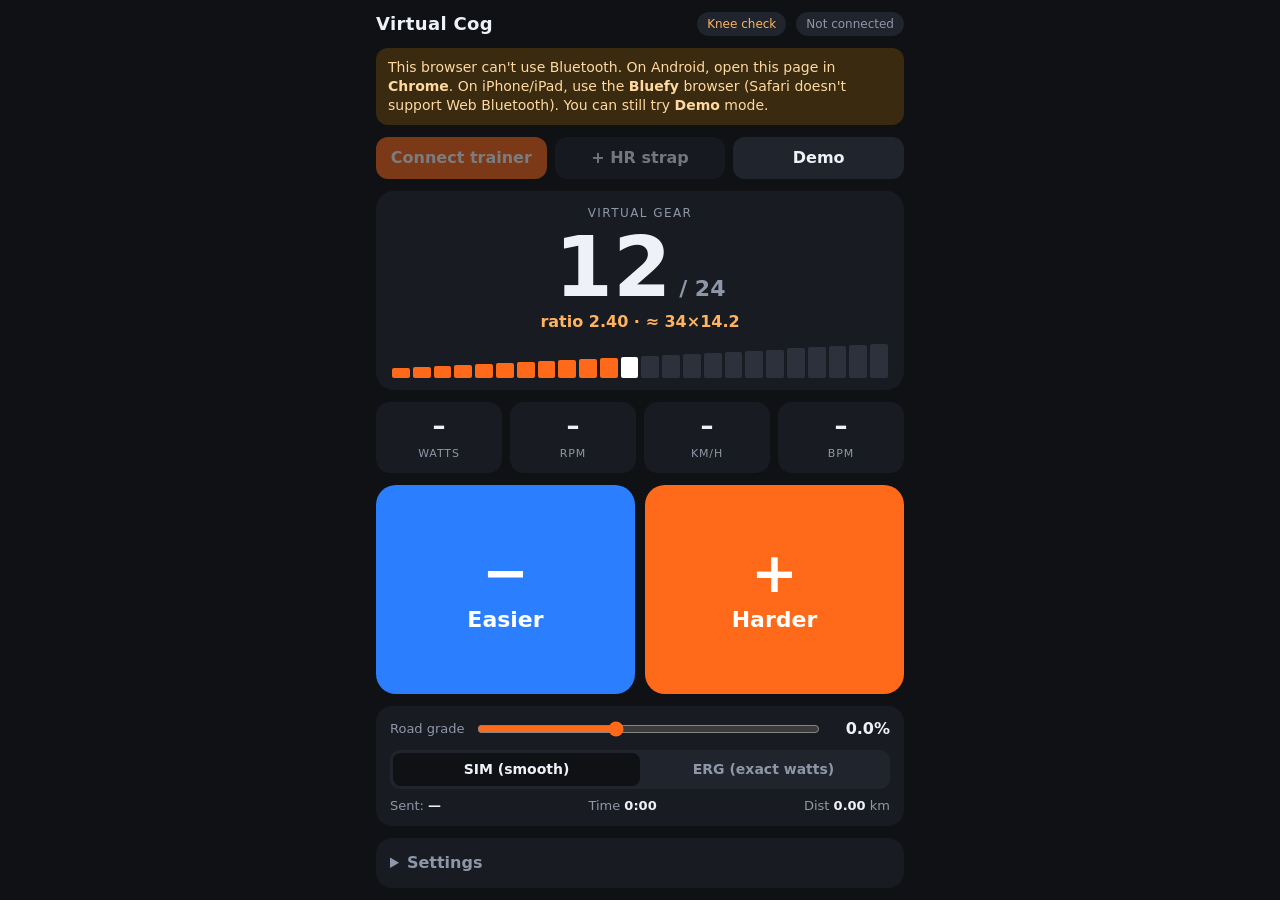
<file: cog/index.html>
<!doctype html>
<html lang="en">
<head>
<meta charset="utf-8">
<meta name="viewport" content="width=device-width, initial-scale=1, viewport-fit=cover, user-scalable=no">
<meta name="theme-color" content="#0f1115">
<meta name="mobile-web-app-capable" content="yes">
<meta name="apple-mobile-web-app-capable" content="yes">
<link rel="manifest" href="manifest.json">
<link rel="icon" href="icon.svg" type="image/svg+xml">
<title>Virtual Cog</title>
<style>
  :root {
    --bg: #0f1115; --panel: #181b22; --panel2: #20242d; --line: #2c313c;
    --text: #eef1f6; --muted: #8e97a8; --accent: #ff6a1a; --accent2: #ffb35c;
    --good: #3ecf8e; --bad: #ff5a5f; --warn: #f5c542;
    --easy: #2b7fff; --hard: #ff6a1a;
  }
  * { box-sizing: border-box; -webkit-tap-highlight-color: transparent; }
  html, body { margin: 0; height: 100%; background: var(--bg); color: var(--text);
    font: 16px/1.35 system-ui, -apple-system, "Segoe UI", Roboto, sans-serif; }
  body { display: flex; flex-direction: column; min-height: 100dvh;
    padding: env(safe-area-inset-top) 0 env(safe-area-inset-bottom); overscroll-behavior: none; }
  button { font: inherit; color: inherit; border: 0; cursor: pointer; }
  .wrap { width: 100%; max-width: 560px; margin: 0 auto; padding: 12px 16px; display: flex; flex-direction: column; gap: 12px; flex: 1; }

  header { display: flex; align-items: center; gap: 10px; }
  header h1 { font-size: 18px; margin: 0; flex: 1; letter-spacing: .02em; }
  .pill { font-size: 12px; padding: 4px 10px; border-radius: 99px; background: var(--panel2); color: var(--muted); white-space: nowrap; overflow: hidden; text-overflow: ellipsis; max-width: 55vw; }
  .pill.ok { color: var(--good); } .pill.busy { color: var(--warn); } .pill.err { color: var(--bad); }

  .btn { background: var(--panel2); padding: 10px 14px; border-radius: 12px; font-weight: 600; }
  .btn.primary { background: var(--accent); color: #fff; }
  .btn:disabled { opacity: .45; cursor: default; }
  .row { display: flex; gap: 8px; flex-wrap: wrap; }
  .row > .btn { flex: 1; }

  .gearcard { background: var(--panel); border-radius: 18px; padding: 14px 16px 12px; text-align: center; }
  .gearlabel { color: var(--muted); font-size: 12px; text-transform: uppercase; letter-spacing: .12em; }
  .gearnum { font-size: 84px; font-weight: 800; line-height: 1; font-variant-numeric: tabular-nums; margin: 4px 0 2px; }
  .gearnum small { font-size: 22px; color: var(--muted); font-weight: 600; }
  .ratio { color: var(--accent2); font-weight: 600; font-variant-numeric: tabular-nums; }
  .ticks { display: grid; grid-template-columns: repeat(24, 1fr); gap: 3px; margin-top: 12px; align-items: end; height: 34px; }
  .ticks i { display: block; background: var(--line); border-radius: 2px; }
  .ticks i.on { background: var(--accent); }
  .ticks i.cur { background: #fff; }

  .metrics { display: grid; grid-template-columns: repeat(4, 1fr); gap: 8px; }
  .m { background: var(--panel); border-radius: 14px; padding: 10px 6px; text-align: center; }
  .m b { display: block; font-size: 26px; font-variant-numeric: tabular-nums; line-height: 1.1; }
  .m span { font-size: 11px; color: var(--muted); text-transform: uppercase; letter-spacing: .08em; }

  .shift { display: grid; grid-template-columns: 1fr 1fr; gap: 10px; flex: 1; min-height: 170px; }
  .shift button { border-radius: 20px; font-size: 22px; font-weight: 800; display: flex; flex-direction: column; align-items: center; justify-content: center; gap: 4px; user-select: none; touch-action: manipulation; transition: transform .06s, filter .06s; }
  .shift button span { font-size: 56px; line-height: 1; }
  .shift .easy { background: var(--easy); color: #fff; }
  .shift .hard { background: var(--hard); color: #fff; }
  .shift button:active, .shift button.pressed { transform: scale(.97); filter: brightness(1.2); }

  .panel { background: var(--panel); border-radius: 16px; padding: 12px 14px; }
  .grade { display: flex; align-items: center; gap: 10px; }
  .grade label { font-size: 13px; color: var(--muted); white-space: nowrap; }
  .grade output { font-weight: 700; min-width: 58px; text-align: right; font-variant-numeric: tabular-nums; }
  input[type=range] { flex: 1; accent-color: var(--accent); }
  .seg { display: flex; background: var(--panel2); border-radius: 10px; padding: 3px; }
  .seg button { flex: 1; padding: 7px 10px; border-radius: 8px; background: transparent; color: var(--muted); font-weight: 600; font-size: 14px; }
  .seg button.on { background: var(--bg); color: var(--text); }
  .sub { display: flex; justify-content: space-between; gap: 10px; font-size: 13px; color: var(--muted); margin-top: 8px; flex-wrap: wrap; }
  .sub b { color: var(--text); font-variant-numeric: tabular-nums; }

  details { background: var(--panel); border-radius: 16px; padding: 4px 14px; }
  summary { padding: 10px 0; cursor: pointer; font-weight: 600; color: var(--muted); }
  .form { display: grid; grid-template-columns: 1fr 1fr; gap: 10px 12px; padding-bottom: 12px; }
  .form label { display: flex; flex-direction: column; gap: 4px; font-size: 12px; color: var(--muted); }
  .form input, .form select { background: var(--panel2); border: 1px solid var(--line); color: var(--text); border-radius: 8px; padding: 8px; font: inherit; width: 100%; }
  .form .full { grid-column: 1 / -1; }
  .hint { font-size: 12px; color: var(--muted); margin: 0 0 12px; }
  #log { font: 11px/1.4 ui-monospace, Menlo, monospace; color: var(--muted); max-height: 180px; overflow: auto; white-space: pre-wrap; margin: 0 0 12px; }
  .notice { background: #3a2a10; color: #ffd9a0; border-radius: 12px; padding: 10px 12px; font-size: 14px; }
  .notice a { color: #fff; }
  [hidden] { display: none !important; }
</style>
</head>
<body>
<div class="wrap">
  <header>
    <h1>Virtual Cog</h1>
    <a href="knee.html" class="pill" style="color:var(--accent2);text-decoration:none">Knee check</a>
    <span id="status" class="pill">Not connected</span>
  </header>

  <div id="nobt" class="notice" hidden>
    This browser can't use Bluetooth. On Android, open this page in <b>Chrome</b>. On iPhone/iPad, use the
    <b>Bluefy</b> browser (Safari doesn't support Web Bluetooth). You can still try <b>Demo</b> mode.
  </div>

  <div class="row">
    <button id="connect" class="btn primary">Connect trainer</button>
    <button id="hrbtn" class="btn">+ HR strap</button>
    <button id="demo" class="btn">Demo</button>
  </div>

  <section class="gearcard" aria-live="polite">
    <div class="gearlabel">Virtual gear</div>
    <div class="gearnum"><span id="gear">12</span><small> / 24</small></div>
    <div class="ratio">ratio <span id="ratio">2.40</span> &middot; <span id="dev">—</span></div>
    <div class="ticks" id="ticks"></div>
  </section>

  <section class="metrics">
    <div class="m"><b id="pwr">–</b><span>Watts</span></div>
    <div class="m"><b id="cad">–</b><span>RPM</span></div>
    <div class="m"><b id="spd">–</b><span>km/h</span></div>
    <div class="m"><b id="hr">–</b><span>BPM</span></div>
  </section>

  <section class="shift">
    <button id="down" class="easy" aria-label="Shift easier"><span>−</span>Easier</button>
    <button id="up" class="hard" aria-label="Shift harder"><span>+</span>Harder</button>
  </section>

  <section class="panel">
    <div class="grade">
      <label for="grade">Road grade</label>
      <input id="grade" type="range" min="-10" max="15" step="0.5" value="0">
      <output id="gradeOut">0.0%</output>
    </div>
    <div class="seg" style="margin-top:10px" role="group" aria-label="Trainer mode">
      <button id="modeSim" class="on">SIM (smooth)</button>
      <button id="modeErg">ERG (exact watts)</button>
    </div>
    <div class="sub">
      <span>Sent: <b id="sent">—</b></span>
      <span>Time <b id="time">0:00</b></span>
      <span>Dist <b id="dist">0.00</b> km</span>
    </div>
  </section>

  <details id="settings">
    <summary>Settings</summary>
    <div class="form">
      <label>Rider weight (kg)<input id="s_rider" type="number" step="0.5" min="30" max="200"></label>
      <label>Bike weight (kg)<input id="s_bike" type="number" step="0.5" min="3" max="30"></label>
      <label>Chainring on trainer (T)<input id="s_ring" type="number" step="1" min="20" max="60"></label>
      <label>Cog on trainer (T)<input id="s_cog" type="number" step="1" min="9" max="40"></label>
      <label>Wheel circumference (m)<input id="s_circ" type="number" step="0.001" min="1.5" max="2.4"></label>
      <label>Feel / resistance (%)<input id="s_feel" type="number" step="5" min="30" max="200"></label>
      <label>CdA (m²)<input id="s_cda" type="number" step="0.01" min="0.15" max="0.6"></label>
      <label>Rolling resistance (Crr)<input id="s_crr" type="number" step="0.0005" min="0.001" max="0.02"></label>
      <label class="full">Protocol
        <select id="s_proto">
          <option value="auto">Auto (Tacx FE-C first, then FTMS)</option>
          <option value="fec">Tacx FE-C over Bluetooth</option>
          <option value="ftms">FTMS (Bluetooth Fitness Machine)</option>
        </select>
      </label>
    </div>
    <p class="hint">Put the chain in one gear on the trainer and leave it there; enter that chainring/cog above, or pedal steadily at 60+ rpm and tap <b>Detect gear</b>.</p>
    <div class="row" style="margin-bottom:12px">
      <button id="detect" class="btn">Detect gear</button>
      <button id="reset" class="btn">Reset ride</button>
    </div>
    <p class="hint">Shift keys (Bluetooth keyboard / remote): ↑ → PageDown + = harder; ↓ ← PageUp − easier.</p>
    <pre id="log"></pre>
  </details>
</div>

<script>
'use strict';
/* ---------- constants ---------- */
// 24-speed virtual cassette (gear ratio = chainring/cog equivalent), easiest -> hardest.
const GEARS = [0.75,0.87,0.99,1.11,1.23,1.38,1.53,1.68,1.86,2.04,2.22,2.40,
               2.61,2.82,3.03,3.24,3.49,3.74,3.99,4.24,4.54,4.84,5.14,5.49];
const G = 9.81, RHO = 1.225;
const CRR_TRAINER = 0.004;              // crr we tell the trainer to use in SIM mode
const GRADE_MIN = -10, GRADE_MAX = 20;  // limits for the grade we send
const FTMS_SVC = 0x1826, FTMS_DATA = 0x2ad2, FTMS_CP = 0x2ad9;
const FEC_SVC = '6e40fec1-b5a3-f393-e0a9-e50e24dcca9e';
const FEC_RX  = '6e40fec3-b5a3-f393-e0a9-e50e24dcca9e'; // write to trainer
const FEC_TX  = '6e40fec2-b5a3-f393-e0a9-e50e24dcca9e'; // notifications from trainer
const $ = id => document.getElementById(id);

/* ---------- settings (persisted on this phone) ---------- */
const DEFAULTS = { rider: 75, bike: 8, ring: 34, cog: 17, circ: 2.105, feel: 100,
                   cda: 0.32, crr: 0.004, proto: 'auto', mode: 'sim', gear: 11, grade: 0 };
const S = Object.assign({}, DEFAULTS, load());
function load() { try { return JSON.parse(localStorage.getItem('vcog') || '{}'); } catch { return {}; } }
function save() { try { localStorage.setItem('vcog', JSON.stringify(S)); } catch {} }

/* ---------- live state ---------- */
const live = { power: null, cad: null, speed: null, hr: null, speedAt: 0, cadAt: 0 };
const ride = { t: 0, dist: 0, running: false };
let trainer = null;        // active trainer driver
let lastSent = { v: null, at: 0 };

/* ---------- logging ---------- */
function log(...a) {
  const line = new Date().toLocaleTimeString() + '  ' + a.join(' ');
  console.log(line);
  const el = $('log'); el.textContent = (line + '\n' + el.textContent).slice(0, 6000);
}
function status(text, cls = '') { const s = $('status'); s.textContent = text; s.className = 'pill ' + cls; }

/* ---------- physics ---------- */
// Force (N) needed to ride at speed v (m/s) on the virtual road.
function roadForce(v, gradePct) {
  const th = Math.atan(gradePct / 100), m = S.rider + S.bike;
  return m * G * (Math.sin(th) + S.crr * Math.cos(th)) + 0.5 * RHO * S.cda * v * v;
}
function physRatio() { return S.ring / S.cog; }

// Work out what to send the trainer for the current gear, grade and speed.
function computeTarget() {
  const Gp = physRatio(), Gv = GEARS[S.gear], k = Gv / Gp, now = performance.now();
  // physical (trainer) speed: prefer measured, else derive from cadence
  let vp = 0;
  if (live.speed != null && now - live.speedAt < 3000) vp = live.speed;
  else if (live.cad != null && now - live.cadAt < 3000) vp = live.cad / 60 * Gp * S.circ;
  const vv = vp * k;                        // speed in the virtual gear
  const Fv = roadForce(vv, S.grade);        // force the rider would push on the virtual road
  const feel = S.feel / 100;
  if (S.mode === 'erg') {
    const watts = Math.max(0, Math.min(1500, feel * Fv * vv));
    return { kind: 'erg', value: Math.round(watts), vv, vp };
  }
  // SIM: same pedal torque => trainer force must be Fv * (virtual ratio / physical ratio).
  // We give the trainer zero wind drag and known crr, so its force = m*g*(grade + crr).
  const Ft = feel * k * Fv;
  let g = (Ft / ((S.rider + S.bike) * G) - CRR_TRAINER) * 100;
  g = Math.max(GRADE_MIN, Math.min(GRADE_MAX, g));
  return { kind: 'sim', value: Math.round(g * 100) / 100, vv, vp };
}

/* ---------- byte helpers ---------- */
const u16 = v => [v & 0xff, (v >> 8) & 0xff];
async function writeChar(ch, bytes) {
  const data = new Uint8Array(bytes);
  if (ch.properties.write && ch.writeValueWithResponse) return ch.writeValueWithResponse(data);
  if (ch.properties.writeWithoutResponse && ch.writeValueWithoutResponse) return ch.writeValueWithoutResponse(data);
  return ch.writeValue(data);
}
// Serialises GATT writes and only keeps the newest pending command (no backlog).
class Sender {
  constructor() { this.busy = false; this.next = null; }
  send(fn) { this.next = fn; if (!this.busy) this.pump(); }
  async pump() {
    this.busy = true;
    while (this.next) { const fn = this.next; this.next = null;
      try { await fn(); } catch (e) { log('write failed:', e.message || e); } }
    this.busy = false;
  }
}

/* ---------- Tacx FE-C over BLE (ANT+ FE-C pages tunnelled over a UART-style service) ---------- */
class FecTrainer {
  constructor(server) { this.server = server; this.name = 'FE-C'; this.tx = new Sender(); }
  static async probe(server) { try { await server.getPrimaryService(FEC_SVC); return true; } catch { return false; } }
  async start() {
    const svc = await this.server.getPrimaryService(FEC_SVC);
    this.rx = await svc.getCharacteristic(FEC_RX);
    const notify = await svc.getCharacteristic(FEC_TX);
    notify.addEventListener('characteristicvaluechanged', e => this.onData(e.target.value));
    await notify.startNotifications();
    await this.raw(this.userConfigPage());
    await this.raw(this.page(0x32, [0xff, 0xff, 0xff, 0xff, 0x00, 127, 100])); // wind coeff 0, no wind, no draft
  }
  page(p, bytes) { return [p, ...bytes]; }
  frame(payload) {
    const msg = [0xa4, 0x09, 0x4e, 0x05, ...payload];
    msg.push(msg.reduce((a, b) => a ^ b, 0));
    return msg;
  }
  raw(payload) { return writeChar(this.rx, this.frame(payload)); }
  userConfigPage() {
    const w = Math.round(S.rider * 100), bw = Math.round(S.bike / 0.05);
    const dia = S.circ / Math.PI, cm = Math.floor(dia * 100), off = Math.min(9, Math.round(dia * 1000 - cm * 10));
    return [0x37, ...u16(w), 0xff, ((bw & 0x0f) << 4) | (off & 0x0f), (bw >> 4) & 0xff, cm, 0x00];
  }
  setSim(gradePct) {
    const raw = Math.round((gradePct + 200) / 0.01), crr = Math.round(CRR_TRAINER / 5e-5);
    this.tx.send(() => this.raw(this.page(0x33, [0xff, 0xff, 0xff, 0xff, ...u16(raw), crr])));
  }
  setErg(watts) { this.tx.send(() => this.raw(this.page(0x31, [0xff, 0xff, 0xff, 0xff, 0xff, ...u16(Math.round(watts * 4))]))); }
  resendConfig() { this.tx.send(async () => { await this.raw(this.userConfigPage());
    await this.raw(this.page(0x32, [0xff, 0xff, 0xff, 0xff, 0x00, 127, 100])); }); }
  onData(dv) {
    if (dv.byteLength < 12 || dv.getUint8(0) !== 0xa4) return;
    const d = i => dv.getUint8(4 + i), now = performance.now();
    switch (d(0)) {
      case 0x10: { // general FE data
        live.speed = (d(4) | (d(5) << 8)) / 1000; live.speedAt = now;
        if (d(6) !== 0xff && d(6) > 0) live.hrTrainer = d(6);
        break; }
      case 0x19: { // specific trainer data
        if (d(2) !== 0xff) { live.cad = d(2); live.cadAt = now; }
        const p = d(5) | ((d(6) & 0x0f) << 8);
        if (p !== 0xfff) live.power = p;
        break; }
    }
  }
}

/* ---------- FTMS ---------- */
class FtmsTrainer {
  constructor(server) { this.server = server; this.name = 'FTMS'; this.tx = new Sender(); }
  static async probe(server) { try { await server.getPrimaryService(FTMS_SVC); return true; } catch { return false; } }
  async start() {
    const svc = await this.server.getPrimaryService(FTMS_SVC);
    this.cp = await svc.getCharacteristic(FTMS_CP);
    this.cp.addEventListener('characteristicvaluechanged', e => {
      const v = e.target.value;
      if (v.getUint8(0) === 0x80 && v.getUint8(2) !== 1)
        log('FTMS op 0x' + v.getUint8(1).toString(16) + ' result ' + v.getUint8(2));
    });
    await this.cp.startNotifications();
    const data = await svc.getCharacteristic(FTMS_DATA);
    data.addEventListener('characteristicvaluechanged', e => this.onData(e.target.value));
    await data.startNotifications();
    await writeChar(this.cp, [0x00]);        // request control
    await writeChar(this.cp, [0x07]);        // start / resume
  }
  setSim(gradePct) {
    const g = Math.round(gradePct * 100);
    this.tx.send(() => writeChar(this.cp, [0x11, 0, 0, g & 0xff, (g >> 8) & 0xff,
      Math.round(CRR_TRAINER / 0.0001), 0 /* cw: no air drag */]));
  }
  setErg(watts) { const w = Math.round(watts); this.tx.send(() => writeChar(this.cp, [0x05, w & 0xff, (w >> 8) & 0xff])); }
  resendConfig() {}
  onData(dv) {
    const f = dv.getUint16(0, true), now = performance.now(); let i = 2;
    if (!(f & 0x1)) { live.speed = dv.getUint16(i, true) / 360; live.speedAt = now; i += 2; } // 0.01 km/h -> m/s
    if (f & 0x2) i += 2;
    if (f & 0x4) { live.cad = dv.getUint16(i, true) / 2; live.cadAt = now; i += 2; }
    if (f & 0x8) i += 2;
    if (f & 0x10) i += 3;
    if (f & 0x20) i += 2;
    if (f & 0x40) { live.power = dv.getInt16(i, true); i += 2; }
    if (f & 0x80) i += 2;
    if (f & 0x100) i += 5;
    if (f & 0x200) { const h = dv.getUint8(i); if (h) live.hrTrainer = h; i += 1; }
  }
}

/* ---------- Demo trainer (no hardware) ---------- */
class DemoTrainer {
  constructor() { this.name = 'Demo'; this.mode = 'sim'; this.grade = 0; this.watts = 150; this.t = 0; }
  async start() {
    this.timer = setInterval(() => {
      this.t += 0.25;
      const cad = 85 + 6 * Math.sin(this.t / 7) + (Math.random() - .5) * 3;
      const v = cad / 60 * physRatio() * S.circ, now = performance.now();
      live.cad = cad; live.cadAt = now; live.speed = v; live.speedAt = now;
      const p = this.mode === 'erg' ? this.watts
        : (S.rider + S.bike) * G * (this.grade / 100 + CRR_TRAINER) * v;
      live.power = Math.max(0, Math.round((live.power ?? p) * 0.7 + p * 0.3));
    }, 250);
  }
  setSim(g) { this.mode = 'sim'; this.grade = g; }
  setErg(w) { this.mode = 'erg'; this.watts = w; }
  resendConfig() {}
  stop() { clearInterval(this.timer); }
}

/* ---------- connection ---------- */
let device = null, wantConnected = false;

async function connectTrainer() {
  if (!navigator.bluetooth) return;
  stopDemo();
  try {
    status('Choosing…', 'busy');
    device = await navigator.bluetooth.requestDevice({
      filters: [{ services: [FEC_SVC] }, { services: [FTMS_SVC] }, { namePrefix: 'Tacx' }],
      optionalServices: [FEC_SVC, FTMS_SVC, 'heart_rate', 'cycling_power']
    });
    device.addEventListener('gattserverdisconnected', onDisconnect);
    wantConnected = true;
    await setupTrainer();
  } catch (e) {
    wantConnected = false; $('connect').textContent = 'Connect trainer';
    if (device?.gatt.connected) device.gatt.disconnect();
    if (e.name !== 'NotFoundError') { log('connect error:', e.message); status('Connect failed', 'err'); }
    else status('Not connected');
  }
}

async function setupTrainer() {
  status('Connecting ' + device.name + '…', 'busy');
  const server = await device.gatt.connect();
  let T = null;
  if (S.proto !== 'ftms' && await FecTrainer.probe(server)) T = FecTrainer;
  else if (S.proto !== 'fec' && await FtmsTrainer.probe(server)) T = FtmsTrainer;
  if (!T) throw new Error('trainer has no FE-C or FTMS service');
  const t = new T(server);
  await t.start();
  trainer = t; lastSent = { v: null, at: 0 };
  status((device.name || 'Trainer') + ' · ' + t.name, 'ok');
  log('connected', device.name, 'via', t.name);
  $('connect').textContent = 'Disconnect';
  keepAwake();
  pushTarget(true);
}

async function onDisconnect() {
  trainer = null;
  if (!wantConnected) { status('Not connected'); return; }
  log('trainer disconnected, reconnecting…');
  for (let n = 1; n <= 8 && wantConnected; n++) {
    status('Reconnecting (' + n + ')…', 'busy');
    await new Promise(r => setTimeout(r, Math.min(1000 * n, 5000)));
    try { await setupTrainer(); return; } catch (e) { log('reconnect failed:', e.message); }
  }
  status('Lost trainer', 'err'); $('connect').textContent = 'Connect trainer';
}

function disconnectTrainer() {
  wantConnected = false; trainer = null;
  if (device && device.gatt.connected) device.gatt.disconnect();
  $('connect').textContent = 'Connect trainer'; status('Not connected');
}

async function connectHr() {
  if (!navigator.bluetooth) return;
  try {
    const dev = await navigator.bluetooth.requestDevice({ filters: [{ services: ['heart_rate'] }] });
    const svc = await (await dev.gatt.connect()).getPrimaryService('heart_rate');
    const ch = await svc.getCharacteristic('heart_rate_measurement');
    ch.addEventListener('characteristicvaluechanged', e => {
      const v = e.target.value; live.hr = (v.getUint8(0) & 1) ? v.getUint16(1, true) : v.getUint8(1);
    });
    await ch.startNotifications();
    $('hrbtn').textContent = '♥ ' + (dev.name || 'HR'); log('HR connected', dev.name);
  } catch (e) { if (e.name !== 'NotFoundError') log('HR error:', e.message); }
}

function startDemo() {
  if (trainer instanceof DemoTrainer) { stopDemo(); return; }
  disconnectTrainer();
  trainer = new DemoTrainer(); trainer.start();
  status('Demo mode', 'ok'); $('demo').textContent = 'Stop demo'; log('demo started');
  pushTarget(true);
}
function stopDemo() {
  if (trainer instanceof DemoTrainer) { trainer.stop(); trainer = null; status('Not connected');
    $('demo').textContent = 'Demo'; for (const k of ['power', 'cad', 'speed']) live[k] = null; }
}

/* ---------- control loop ---------- */
function pushTarget(force = false) {
  if (!trainer) return;
  const t = computeTarget(), now = performance.now();
  const changed = lastSent.kind !== t.kind || lastSent.v == null ||
    Math.abs(t.value - lastSent.v) >= (t.kind === 'sim' ? 0.1 : 3);
  if (!force && !changed && now - lastSent.at < 2000) return;
  if (t.kind === 'sim') trainer.setSim(t.value); else trainer.setErg(t.value);
  lastSent = { kind: t.kind, v: t.value, at: now };
  $('sent').textContent = t.kind === 'sim' ? 'slope ' + t.value.toFixed(1) + '%' : 'ERG ' + t.value + ' W';
}

let lastTick = performance.now();
setInterval(() => {
  const now = performance.now(), dt = (now - lastTick) / 1000; lastTick = now;
  const t = computeTarget();
  if (trainer && t.vp > 0.5) { ride.t += dt; ride.dist += t.vv * dt; }
  pushTarget();
  render(t);
}, 250);

/* ---------- shifting ---------- */
function shift(d) {
  const g = Math.max(0, Math.min(GEARS.length - 1, S.gear + d));
  if (g === S.gear) { navigator.vibrate?.([10, 40, 10]); return; }
  S.gear = g; save();
  navigator.vibrate?.(12);
  renderGear();
  pushTarget(true);
}

function bindHold(btn, d) {
  let t1, t2;
  const stop = () => { clearTimeout(t1); clearInterval(t2); btn.classList.remove('pressed'); };
  btn.addEventListener('pointerdown', e => {
    e.preventDefault(); btn.classList.add('pressed'); shift(d);
    t1 = setTimeout(() => { t2 = setInterval(() => shift(d), 220); }, 450);
  });
  for (const ev of ['pointerup', 'pointerleave', 'pointercancel']) btn.addEventListener(ev, stop);
  btn.addEventListener('contextmenu', e => e.preventDefault());
}

document.addEventListener('keydown', e => {
  if (e.target.matches('input, select')) return;
  const up = ['ArrowUp', 'ArrowRight', 'PageDown', '+', '=', 'AudioVolumeUp'];
  const dn = ['ArrowDown', 'ArrowLeft', 'PageUp', '-', '_', 'AudioVolumeDown'];
  if (up.includes(e.key)) { e.preventDefault(); shift(1); }
  else if (dn.includes(e.key)) { e.preventDefault(); shift(-1); }
});

/* ---------- rendering ---------- */
function renderGear() {
  $('gear').textContent = S.gear + 1;
  $('ratio').textContent = GEARS[S.gear].toFixed(2);
  const ring = S.ring, eqCog = ring / GEARS[S.gear];
  $('dev').textContent = '≈ ' + ring + '×' + eqCog.toFixed(1);
  [...$('ticks').children].forEach((el, i) => {
    el.className = i === S.gear ? 'cur' : i < S.gear ? 'on' : '';
  });
}
function fmtTime(s) { s = Math.floor(s); const h = Math.floor(s / 3600), m = Math.floor(s / 60) % 60, x = s % 60;
  return (h ? h + ':' + String(m).padStart(2, '0') : m) + ':' + String(x).padStart(2, '0'); }
function render(t) {
  const now = performance.now(), fresh = at => now - at < 3000;
  $('pwr').textContent = live.power ?? '–';
  $('cad').textContent = live.cad != null && fresh(live.cadAt) ? Math.round(live.cad) : '–';
  $('spd').textContent = trainer && t.vp > 0 ? (t.vv * 3.6).toFixed(1) : '–';
  $('hr').textContent = live.hr ?? live.hrTrainer ?? '–';
  $('time').textContent = fmtTime(ride.t);
  $('dist').textContent = (ride.dist / 1000).toFixed(2);
}

/* ---------- settings UI ---------- */
const FIELDS = { s_rider: 'rider', s_bike: 'bike', s_ring: 'ring', s_cog: 'cog', s_circ: 'circ',
                 s_feel: 'feel', s_cda: 'cda', s_crr: 'crr', s_proto: 'proto' };
for (const [id, key] of Object.entries(FIELDS)) {
  const el = $(id); el.value = S[key];
  el.addEventListener('change', () => {
    const v = el.tagName === 'SELECT' ? el.value : parseFloat(el.value);
    if (el.tagName !== 'SELECT' && !isFinite(v)) { el.value = S[key]; return; }
    S[key] = v; save(); renderGear();
    if (['rider', 'bike', 'circ'].includes(key)) trainer?.resendConfig();
    pushTarget(true);
  });
}

function setMode(m) {
  S.mode = m; save();
  $('modeSim').classList.toggle('on', m === 'sim');
  $('modeErg').classList.toggle('on', m === 'erg');
  pushTarget(true);
}
$('modeSim').onclick = () => setMode('sim');
$('modeErg').onclick = () => setMode('erg');

$('grade').value = S.grade;
const showGrade = () => $('gradeOut').textContent = (S.grade > 0 ? '+' : '') + S.grade.toFixed(1) + '%';
$('grade').addEventListener('input', e => { S.grade = parseFloat(e.target.value); showGrade(); save(); pushTarget(true); });

$('detect').onclick = () => {
  const now = performance.now();
  if (!(live.cad > 55 && live.speed > 1 && now - live.cadAt < 3000 && now - live.speedAt < 3000)) {
    alert('Pedal steadily above 60 rpm while connected, then tap Detect gear.'); return;
  }
  const ratio = live.speed / (live.cad / 60 * S.circ);
  const cog = Math.round(S.ring / ratio);
  if (confirm(`Measured ratio ${ratio.toFixed(2)} → ${S.ring}×${cog}. Use cog ${cog}T?`)) {
    S.cog = cog; $('s_cog').value = cog; save(); renderGear(); pushTarget(true);
  }
};
$('reset').onclick = () => { ride.t = 0; ride.dist = 0; };

/* ---------- screen wake lock ---------- */
let wakeLock = null;
async function keepAwake() { try { wakeLock = await navigator.wakeLock?.request('screen'); } catch {} }
document.addEventListener('visibilitychange', () => { if (document.visibilityState === 'visible' && trainer) keepAwake(); });

/* ---------- init ---------- */
$('ticks').innerHTML = GEARS.map((r, i) => `<i style="height:${30 + 70 * i / 23}%"></i>`).join('');
bindHold($('up'), 1); bindHold($('down'), -1);
$('connect').onclick = () => (wantConnected ? disconnectTrainer() : connectTrainer());
$('hrbtn').onclick = connectHr;
$('demo').onclick = startDemo;
if (!navigator.bluetooth) { $('nobt').hidden = false; $('connect').disabled = true; $('hrbtn').disabled = true; }
setMode(S.mode); renderGear(); showGrade(); render(computeTarget());
</script>
</body>
</html>
</file>
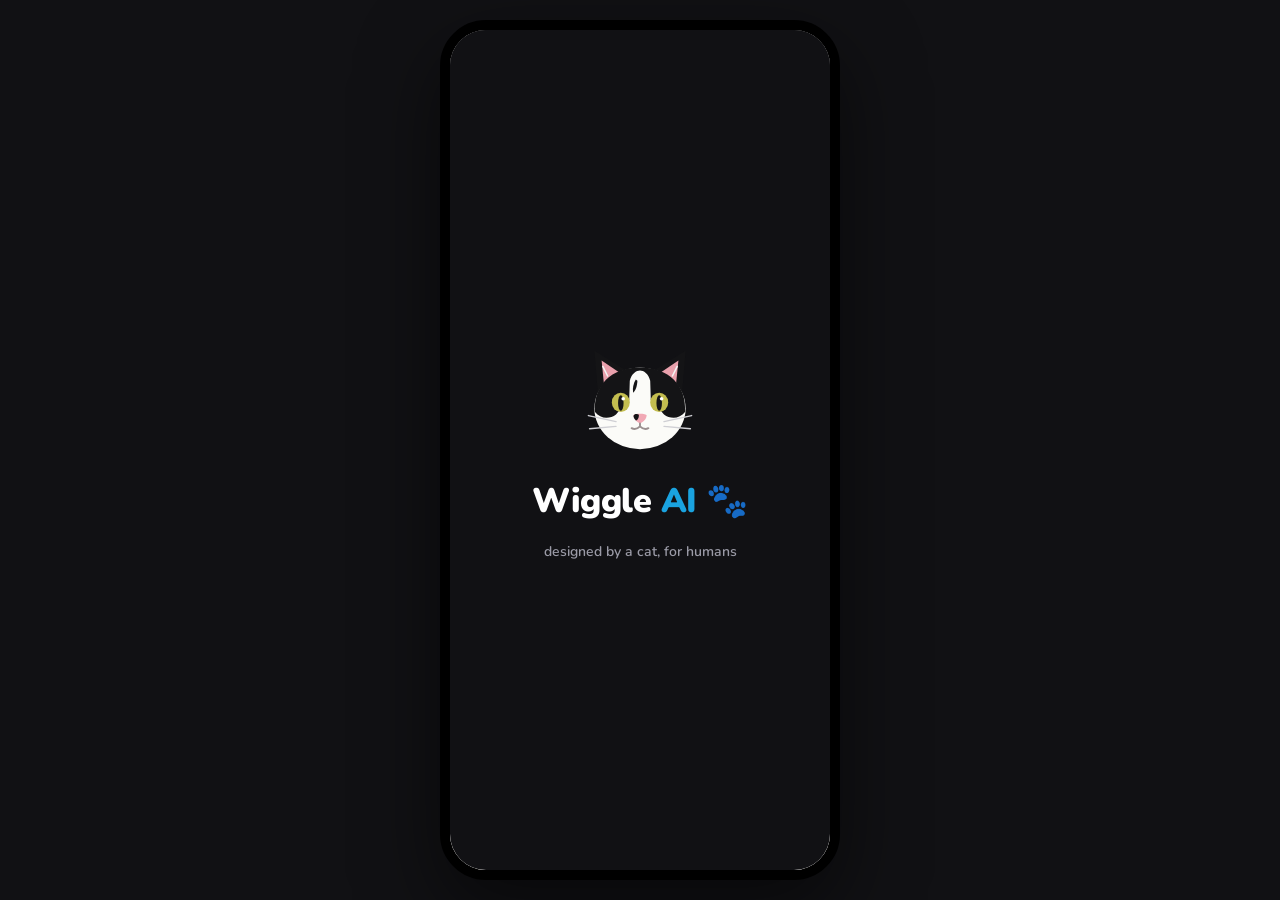
<file: wiggle-ai/index.html>
<!DOCTYPE html>
<html lang="en">
<head>
<meta charset="utf-8">
<meta name="viewport" content="width=device-width, initial-scale=1, viewport-fit=cover, maximum-scale=1">
<meta name="apple-mobile-web-app-capable" content="yes">
<meta name="apple-mobile-web-app-status-bar-style" content="black-translucent">
<meta name="apple-mobile-web-app-title" content="Wiggle AI">
<meta name="theme-color" content="#111114">
<title>Wiggle AI 🐾</title>
<link rel="apple-touch-icon" href="apple-touch-icon.png">
<link rel="icon" type="image/png" sizes="192x192" href="icon-192.png">
<link rel="manifest" href="manifest.webmanifest">
<link rel="preconnect" href="https://fonts.googleapis.com">
<link href="https://fonts.googleapis.com/css2?family=Nunito:wght@400;600;700;800;900&display=swap" rel="stylesheet">
<style>
:root{
  --bg:#f6f4f0; --card:#ffffff; --ink:#16161a; --muted:#7a7a84; --line:#e7e3dc;
  --night:#111114; --blue:#1aa3e0; --blue2:#0f7fc4; --pink:#f3a7b8; --cream:#fff7ea;
  --safe-t:env(safe-area-inset-top,0px); --safe-b:env(safe-area-inset-bottom,0px);
}
*{box-sizing:border-box;-webkit-tap-highlight-color:transparent}
html,body{margin:0;height:100%;background:var(--night);font-family:Nunito,-apple-system,system-ui,sans-serif;color:var(--ink);overscroll-behavior:none}
button{font:inherit;color:inherit;border:0;background:none;cursor:pointer}
.app{position:fixed;inset:0;display:flex;flex-direction:column;background:var(--bg);max-width:520px;margin:0 auto;overflow:hidden}
@media(min-width:560px){body{display:flex;align-items:center;justify-content:center}.app{position:relative;width:400px;height:min(860px,96vh);border-radius:46px;border:10px solid #000;box-shadow:0 30px 80px rgba(0,0,0,.5)}}

/* Splash */
.splash{position:absolute;inset:0;z-index:50;background:var(--night);display:flex;flex-direction:column;align-items:center;justify-content:center;gap:18px;color:#fff;transition:opacity .5s, visibility .5s}
.splash.gone{opacity:0;visibility:hidden}
.splash svg{width:120px;height:120px;animation:wig 1.1s ease-in-out infinite}
.splash h1{margin:0;font-weight:900;font-size:34px;letter-spacing:-.5px}
.splash h1 span{color:var(--blue)}
.splash p{margin:0;color:#9a9aa6;font-weight:600;font-size:14px}
@keyframes wig{0%,100%{transform:rotate(0)}20%{transform:rotate(-8deg)}40%{transform:rotate(7deg)}60%{transform:rotate(-4deg)}80%{transform:rotate(3deg)}}

/* Header */
header{background:var(--night);color:#fff;padding:calc(var(--safe-t) + 12px) 16px 14px;display:flex;align-items:center;gap:12px;flex-shrink:0;border-radius:0 0 26px 26px;position:relative;z-index:2}
header .av{width:46px;height:46px;border-radius:50%;background:#26262c;display:grid;place-items:center;flex-shrink:0;position:relative}
header .av svg{width:38px;height:38px}
header .av::after{content:"";position:absolute;right:1px;bottom:2px;width:11px;height:11px;border-radius:50%;background:#3ddc84;border:2px solid var(--night)}
header .ttl{flex:1;min-width:0}
header .ttl b{display:block;font-size:19px;font-weight:900;letter-spacing:-.3px}
header .ttl b span{color:var(--blue)}
header .ttl small{color:#a6a6b2;font-weight:600;font-size:12.5px}
.iconbtn{width:38px;height:38px;border-radius:50%;background:#26262c;display:grid;place-items:center}
.iconbtn svg{width:19px;height:19px;stroke:#fff}

/* Views */
main{flex:1;position:relative;overflow:hidden}
.view{position:absolute;inset:0;overflow-y:auto;-webkit-overflow-scrolling:touch;display:none;padding:16px 16px 20px}
.view.on{display:block;animation:fade .25s ease}
@keyframes fade{from{opacity:0;transform:translateY(6px)}to{opacity:1;transform:none}}
#chatView{display:none;flex-direction:column;padding:0}
#chatView.on{display:flex}

/* Chat */
.msgs{flex:1;overflow-y:auto;padding:16px 14px 8px;display:flex;flex-direction:column;gap:10px}
.hello{text-align:center;padding:18px 10px 8px}
.hello svg{width:84px;height:84px;animation:wig 2.4s ease-in-out infinite}
.hello h2{margin:8px 0 4px;font-size:23px;font-weight:900;letter-spacing:-.4px}
.hello p{margin:0 auto;color:var(--muted);font-weight:600;font-size:14.5px;max-width:280px}
.chips{display:flex;flex-wrap:wrap;gap:8px;justify-content:center;margin-top:16px}
.chip{background:var(--card);border:1.5px solid var(--line);border-radius:999px;padding:9px 14px;font-weight:700;font-size:13.5px}
.chip:active{transform:scale(.96)}
.row{display:flex;gap:8px;align-items:flex-end;max-width:100%}
.row.me{justify-content:flex-end}
.row .mini{width:28px;height:28px;border-radius:50%;background:var(--night);display:grid;place-items:center;flex-shrink:0}
.row .mini svg{width:23px;height:23px}
.bub{padding:10px 14px;border-radius:20px;font-size:15.5px;line-height:1.42;max-width:80%;word-wrap:break-word;overflow-wrap:anywhere}
.me .bub{background:var(--blue);color:#fff;border-bottom-right-radius:6px;white-space:pre-wrap}
.bot .bub{background:var(--card);border:1px solid var(--line);border-bottom-left-radius:6px}
.bot .bub p{margin:0 0 8px}.bot .bub p:last-child{margin:0}
.bot .bub ul,.bot .bub ol{margin:4px 0 8px;padding-left:20px}
.bot .bub code{background:#f1eee8;border-radius:6px;padding:1px 5px;font-size:13.5px}
.bot .bub pre{background:var(--night);color:#eaeaf0;border-radius:12px;padding:10px;overflow-x:auto;font-size:12.5px;margin:6px 0}
.bot .bub pre code{background:none;padding:0;color:inherit}
.bot .bub h3,.bot .bub h4{margin:6px 0 4px;font-size:15.5px}
.me .bub img{display:block;max-width:180px;border-radius:12px;margin-bottom:6px}
.paws{display:flex;gap:5px;padding:4px 2px}
.paws i{width:8px;height:8px;border-radius:50%;background:#b8b4ad;animation:hop 1s infinite}
.paws i:nth-child(2){animation-delay:.15s}.paws i:nth-child(3){animation-delay:.3s}
@keyframes hop{0%,60%,100%{transform:translateY(0);opacity:.5}30%{transform:translateY(-5px);opacity:1}}
.err{color:#c2412d;font-weight:700;font-size:14px}

.composer{padding:8px 12px calc(8px + 0px);background:var(--bg);flex-shrink:0}
.preview{display:none;align-items:center;gap:8px;margin:0 4px 8px;font-size:13px;font-weight:700;color:var(--muted)}
.preview.on{display:flex}
.preview img{width:44px;height:44px;object-fit:cover;border-radius:10px}
.preview button{margin-left:auto;font-weight:800;color:var(--blue2)}
.bar{display:flex;align-items:flex-end;gap:8px;background:var(--card);border:1.5px solid var(--line);border-radius:26px;padding:6px 6px 6px 8px}
.bar textarea{flex:1;border:0;outline:0;resize:none;font:inherit;font-size:16px;line-height:1.35;max-height:120px;padding:8px 4px;background:transparent;color:var(--ink)}
.attach{width:36px;height:36px;border-radius:50%;display:none;place-items:center;flex-shrink:0}
.attach.on{display:grid}
.attach svg{width:22px;height:22px;stroke:var(--muted)}
.send{width:38px;height:38px;border-radius:50%;background:var(--blue);display:grid;place-items:center;flex-shrink:0;transition:transform .15s, opacity .15s}
.send:disabled{opacity:.35}
.send:active{transform:scale(.9)}
.send svg{width:18px;height:18px;stroke:#fff}
.send.stop{background:var(--night)}
.offline{display:none;margin:0 4px 8px;background:var(--cream);border:1px solid #f0dfbf;border-radius:14px;padding:10px 12px;font-size:13.5px;font-weight:700;color:#7a5a1e}
.offline.on{display:block}

/* Tools */
.h{font-size:26px;font-weight:900;letter-spacing:-.6px;margin:4px 2px 2px}
.sub{color:var(--muted);font-weight:600;margin:0 2px 16px;font-size:14.5px}
.grid{display:grid;grid-template-columns:1fr 1fr;gap:12px}
.tool{background:var(--card);border:1px solid var(--line);border-radius:22px;padding:16px 14px;text-align:left;display:flex;flex-direction:column;gap:8px;min-height:132px}
.tool:active{transform:scale(.97)}
.tool .ic{width:42px;height:42px;border-radius:14px;display:grid;place-items:center;font-size:22px}
.tool b{font-size:15.5px;font-weight:800}
.tool span{color:var(--muted);font-size:12.5px;font-weight:600;line-height:1.3}
.tool.wide{grid-column:1/-1;flex-direction:row;align-items:center;min-height:0;background:var(--night);color:#fff;border:0}
.tool.wide span{color:#a6a6b2}
.tool.wide .ic{background:#26262c}

/* Sheet */
.sheetbg{position:absolute;inset:0;background:rgba(0,0,0,.35);z-index:20;opacity:0;visibility:hidden;transition:.25s}
.sheetbg.on{opacity:1;visibility:visible}
.sheet{position:absolute;left:0;right:0;bottom:0;z-index:21;background:var(--bg);border-radius:26px 26px 0 0;padding:10px 16px calc(var(--safe-b) + 16px);transform:translateY(105%);transition:transform .3s cubic-bezier(.2,.9,.3,1)}
.sheet.on{transform:none}
.grab{width:40px;height:5px;border-radius:3px;background:#d4d0c8;margin:0 auto 12px}
.sheet h3{margin:0 0 4px;font-size:20px;font-weight:900}
.sheet p{margin:0 0 12px;color:var(--muted);font-weight:600;font-size:14px}
.sheet textarea{width:100%;min-height:130px;border:1.5px solid var(--line);border-radius:18px;padding:12px;font:inherit;font-size:16px;resize:none;outline:0;background:var(--card)}
.opts{display:flex;gap:8px;flex-wrap:wrap;margin:10px 0 0}
.opt{padding:8px 13px;border-radius:999px;border:1.5px solid var(--line);font-weight:700;font-size:13.5px;background:var(--card)}
.opt.sel{background:var(--night);color:#fff;border-color:var(--night)}
.go{margin-top:14px;width:100%;padding:15px;border-radius:18px;background:var(--blue);color:#fff;font-weight:900;font-size:16.5px}
.go:disabled{opacity:.4}
.hero img{object-position:center 20%}
.gal{display:grid;grid-template-columns:repeat(3,1fr);gap:6px}
.gal img{width:100%;aspect-ratio:1;object-fit:cover;border-radius:12px;display:block;cursor:pointer}
.lb{position:absolute;inset:0;z-index:70;background:rgba(0,0,0,.92);display:none;align-items:center;justify-content:center;padding:20px}
.lb.on{display:flex}
.lb img{max-width:100%;max-height:100%;border-radius:16px}
.res{display:flex;flex-direction:column;gap:8px;margin-top:8px}
.res a{display:flex;align-items:center;gap:10px;background:#f4f9fd;border:1.5px solid #cfe7f6;border-radius:14px;padding:10px 12px;color:var(--ink);text-decoration:none;font-weight:800;font-size:14.5px}
.res a small{display:block;color:var(--muted);font-weight:600;font-size:12px}
.res a .e{font-size:20px}

/* About */
.hero{background:var(--night);color:#fff;border-radius:28px;overflow:hidden;position:relative}
.hero img{width:100%;height:300px;object-fit:cover;display:block;filter:saturate(.95)}
.hero .cap{position:absolute;left:0;right:0;bottom:0;padding:40px 18px 16px;background:linear-gradient(transparent,rgba(0,0,0,.85))}
.hero .cap b{font-size:24px;font-weight:900;display:block}
.hero .cap span{color:#c9c9d3;font-weight:700;font-size:13.5px}
.card{background:var(--card);border:1px solid var(--line);border-radius:22px;padding:16px;margin-top:12px}
.card h4{margin:0 0 8px;font-size:16px;font-weight:900}
.card p{margin:0;color:#45454d;font-weight:600;font-size:14.5px;line-height:1.45}
.stats{display:grid;grid-template-columns:repeat(3,1fr);gap:10px;margin-top:12px}
.stat{background:var(--card);border:1px solid var(--line);border-radius:18px;padding:12px 8px;text-align:center}
.stat b{display:block;font-size:20px;font-weight:900}
.stat span{font-size:11.5px;color:var(--muted);font-weight:700}
.list{margin:0;padding:0;list-style:none}
.list li{display:flex;gap:10px;padding:9px 0;border-top:1px solid var(--line);font-weight:700;font-size:14.5px}
.list li:first-child{border-top:0}
.list li span{color:var(--muted);font-weight:600;margin-left:auto;text-align:right}
.danger{margin-top:12px;width:100%;padding:14px;border-radius:18px;background:var(--card);border:1px solid var(--line);color:#c2412d;font-weight:800}

/* Tab bar */
nav{flex-shrink:0;display:flex;background:rgba(255,255,255,.92);backdrop-filter:blur(14px);-webkit-backdrop-filter:blur(14px);border-top:1px solid var(--line);padding:6px 8px calc(var(--safe-b) + 6px)}
nav button{flex:1;display:flex;flex-direction:column;align-items:center;gap:3px;padding:4px 0;font-size:11px;font-weight:800;color:#9a9aa3}
nav button svg{width:25px;height:25px;stroke:currentColor}
nav button.on{color:var(--ink)}
nav button.on .dot{opacity:1}
.dot{width:4px;height:4px;border-radius:50%;background:var(--blue);opacity:0}
.toast{position:absolute;left:50%;top:calc(var(--safe-t) + 80px);transform:translate(-50%,-20px);background:var(--night);color:#fff;padding:10px 16px;border-radius:999px;font-weight:800;font-size:14px;opacity:0;transition:.3s;z-index:60;pointer-events:none;white-space:nowrap}
.toast.on{opacity:1;transform:translate(-50%,0)}
</style>
</head>
<body>
<div class="app" id="app">

  <!-- Wiggle mascot (reused via <use>) -->
  <svg width="0" height="0" style="position:absolute">
    <defs>
      <symbol id="wig" viewBox="0 0 100 100">
        <path d="M15 46 L12 9 L41 27 Z" fill="#141416"/>
        <path d="M85 46 L88 9 L59 27 Z" fill="#141416"/>
        <path d="M20 37 L18 17 L34 28 Z" fill="#e9a0ac"/>
        <path d="M80 37 L82 17 L66 28 Z" fill="#e9a0ac"/>
        <path d="M19 22 L23 30 M81 22 L77 30" stroke="#f4f4f4" stroke-width="1.3" stroke-linecap="round"/>
        <ellipse cx="50" cy="57" rx="38" ry="34" fill="#fbfbf8"/>
        <path d="M12.5 60 C11 38 26 23 50 23 C74 23 89 38 87.5 60 C83 66 75 66 70 62 C66 58 64 52 59 50 L58.5 34 C57 28 53 25.5 50 25.5 C47 25.5 43 28 41.5 34 L41 50 C36 52 34 58 30 62 C25 66 17 66 12.5 60 Z" fill="#141416"/>
        <path d="M46.5 33 C44.5 36 43.6 40.5 44.3 44 C46.4 42 47.8 38 47.8 34 Z" fill="#141416"/>
        <ellipse cx="34" cy="52" rx="7.5" ry="8" fill="#c3bd4f"/>
        <ellipse cx="66" cy="52" rx="7.5" ry="8" fill="#c3bd4f"/>
        <ellipse cx="34" cy="52.5" rx="2.3" ry="6.4" fill="#141416"/>
        <ellipse cx="66" cy="52.5" rx="2.3" ry="6.4" fill="#141416"/>
        <circle cx="36" cy="49" r="1.5" fill="#fff"/><circle cx="68" cy="49" r="1.5" fill="#fff"/>
        <path d="M44.5 63 C44.5 61 55.5 61 55.5 63 C55.5 66 52 69 50 69.5 C48 69 44.5 66 44.5 63 Z" fill="#f1a9b5"/>
        <path d="M44.6 63.4 C44.6 61.6 48 61.3 49 62.2 C49.3 64.5 48 66.8 46.6 67 C45.3 66 44.6 64.6 44.6 63.4 Z" fill="#141416"/>
        <path d="M50 69.5 L50 72 M50 72 Q46.5 75.5 43 73.5 M50 72 Q53.5 75.5 57 73.5" stroke="#9a8f8f" stroke-width="1.6" fill="none" stroke-linecap="round"/>
        <path d="M30 68 L7 63 M30 72 L8 74 M70 68 L93 63 M70 72 L92 74" stroke="#cfcfd4" stroke-width="1.2" stroke-linecap="round"/>
      </symbol>
    </defs>
  </svg>

  <div class="splash" id="splash">
    <svg><use href="#wig"/></svg>
    <h1>Wiggle <span>AI</span> 🐾</h1>
    <p>designed by a cat, for humans</p>
  </div>

  <header>
    <div class="av"><svg><use href="#wig"/></svg></div>
    <div class="ttl"><b>Wiggle <span>AI</span> <em style="font-style:normal;font-size:16px">🐾</em></b><small id="status">purring · ready to fetch</small></div>
    <button class="iconbtn" id="newChat" aria-label="New chat"><svg viewBox="0 0 24 24" fill="none" stroke-width="2.2" stroke-linecap="round"><path d="M12 5v14M5 12h14"/></svg></button>
  </header>

  <main>
    <!-- CHAT -->
    <section class="view on" id="chatView">
      <div class="msgs" id="msgs">
        <div class="hello" id="hello">
          <svg><use href="#wig"/></svg>
          <h2>Hi, I'm Wiggle 🐾</h2>
          <p>Tell me what you're looking for and I'll sniff it out on Google.</p>
          <div class="chips">
            <button class="chip">🌦️ Weather today</button>
            <button class="chip">🍝 Easy veggie pasta recipes</button>
            <button class="chip">🐈 Why do cats knock things over</button>
            <button class="chip">🍕 Pizza near me</button>
          </div>
        </div>
      </div>
      <div class="composer">
        <div class="bar">
          <textarea id="input" rows="1" placeholder="Search with Wiggle…" enterkeyhint="search"></textarea>
          <button class="send" id="send" disabled aria-label="Send"><svg viewBox="0 0 24 24" fill="none" stroke-width="2.6" stroke-linecap="round"><circle cx="11" cy="11" r="6.5"/><path d="M20 20l-4.2-4.2"/></svg></button>
        </div>
      </div>
    </section>

    <!-- TOOLS -->
    <section class="view" id="toolsView">
      <div class="h">Tools</div>
      <div class="sub">Pick a search, type what you want, Wiggle fetches it.</div>
      <div class="grid" id="toolGrid"></div>
    </section>

    <!-- ABOUT -->
    <section class="view" id="aboutView">
      <div class="hero">
        <img id="wigPhoto" alt="Wiggle, a black and white cat with green eyes, looking at the camera">
        <div class="cap"><b>Meet Wiggle</b><span>Founder · Chief Design Officer · Fully retired</span></div>
      </div>
      <div class="stats">
        <div class="stat"><b>16h</b><span>daily naps</span></div>
        <div class="stat"><b>∞</b><span>head boops</span></div>
        <div class="stat"><b>🥕</b><span>vegetarian</span></div>
      </div>
      <div class="card">
        <h4>The story</h4>
        <p>Wiggle designed this app between naps on the blue blanket. His brief was simple: find anything on the internet, be a little bit cheeky, and never ask you to get off the sofa. The tuxedo colour scheme was non-negotiable, and so was the eyebrow. He's also a proud vegetarian, so every recipe search starts veggie.</p>
        <p style="margin-top:8px">He's now fully retired from duty, but his name stays on the door.</p>
      </div>
      <div class="card">
        <h4>Daily duties 📋</h4>
        <ul class="list">
          <li>📹 CCTV monitoring <span>Many hours a day</span></li>
          <li>🏡 Shifts at the Retirement Lodge <span>"Working" (asleep in the garage)</span></li>
          <li>🔔 Keeping Carol at his beck and call <span>Always</span></li>
          <li>🤗 Cuddles <span>On demand</span></li>
        </ul>
      </div>
      <div class="card">
        <h4>Staff</h4>
        <p><b>Carol</b>: lives with Wiggle and is there to serve him. If she gets anything wrong, Wiggle reminds her he can always call the Cats Protection League. 😼</p>
      </div>
      <div class="card" style="background:var(--night);border:0">
        <h4 style="color:#fff">The important bit ❤️</h4>
        <p style="color:#d6d6de">For all the bossing about, Wiggle loves Carol dearly and is always there for cuddles. Over the last five years he's supported her through everything, and she says she'd have struggled without him. Best boy. 🐾</p>
      </div>
      <div class="card">
        <h4>Gallery</h4>
        <div class="gal" id="gal"></div>
      </div>
      <div class="card">
        <h4>App info</h4>
        <ul class="list">
          <li>Version <span>1.0 "Zoomies"</span></li>
          <li>Designer <span>Wiggle the cat (retired)</span></li>
          <li>Search engine <span>Google</span></li>
          <li>Diet <span>Vegetarian 🥕</span></li>
          <li>Head of staff <span>Carol</span></li>
          <li>Treats accepted <span>Always (veggie ones)</span></li>
        </ul>
      </div>
      <button class="danger" id="clearAll">Clear search history</button>
    </section>

    <div class="sheetbg" id="sheetbg"></div>
    <div class="sheet" id="sheet">
      <div class="grab"></div>
      <h3 id="sheetTitle"></h3>
      <p id="sheetSub"></p>
      <textarea id="sheetText"></textarea>
      <div class="opts" id="sheetOpts"></div>
      <button class="go" id="sheetGo">Fetch it, Wiggle!</button>
    </div>
    <div class="toast" id="toast"></div>
    <div class="lb" id="lb"><img id="lbImg" alt="Wiggle"></div>
  </main>

  <nav>
    <button class="on" data-v="chatView"><svg viewBox="0 0 24 24" fill="none" stroke-width="2" stroke-linecap="round" stroke-linejoin="round"><path d="M21 12a8 8 0 0 1-11.6 7.1L4 20l1-4.6A8 8 0 1 1 21 12z"/></svg>Chat<i class="dot"></i></button>
    <button data-v="toolsView"><svg viewBox="0 0 24 24" fill="none" stroke-width="2" stroke-linecap="round" stroke-linejoin="round"><rect x="3" y="3" width="7" height="7" rx="2"/><rect x="14" y="3" width="7" height="7" rx="2"/><rect x="3" y="14" width="7" height="7" rx="2"/><rect x="14" y="14" width="7" height="7" rx="2"/></svg>Tools<i class="dot"></i></button>
    <button data-v="aboutView"><svg viewBox="0 0 24 24" fill="none" stroke-width="2" stroke-linecap="round" stroke-linejoin="round"><ellipse cx="12" cy="16" rx="5" ry="4"/><circle cx="5.5" cy="10" r="2"/><circle cx="9.5" cy="6" r="2"/><circle cx="14.5" cy="6" r="2"/><circle cx="18.5" cy="10" r="2"/></svg>Wiggle<i class="dot"></i></button>
  </nav>
</div>

<script>
const P = { hero:"/9j/4AAQSkZJRgABAQAAAQABAAD/2wBDAAoHBwgHBgoICAgLCgoLDhgQDg0NDh0VFhEYIx8lJCIfIiEmKzcvJik0KSEiMEExNDk7Pj4+JS5ESUM8SDc9Pjv/2wBDAQoLCw4NDhwQEBw7KCIoOzs7Ozs7Ozs7Ozs7Ozs7Ozs7Ozs7Ozs7Ozs7Ozs7Ozs7Ozs7Ozs7Ozs7Ozs7Ozs7Ozv/wAARCAK8Ag0DASIAAhEBAxEB/8QAHwAAAQUBAQEBAQEAAAAAAAAAAAECAwQFBgcICQoL/[base64]/8QAHwEAAwEBAQEBAQEBAQAAAAAAAAECAwQFBgcICQoL/[base64]/9oADAMBAAIRAxEAPwDU1PVIdKRZJ1cq3dVzUun6lZ6nB51nOsq9DjqvsR2p2pWMd/aNC4Hqp9DXn13ZXui6kbnT3ME6nkA/K/sR3FAHpeKMVz/hzxba63mCRfs94n34WPX1K10NMBMUmKdijFAEeKQipMUhFICMimkVIRSEUAR4pMU/[base64]/rTkiQYSH5WIxuI6D/ZHv6mplt1YjauUHRVH9T/OmB11hZwzaYtwrAjHI759vWpbPA3AADnpUXh6d1srqN2UKI8+oX0GfpS6ef3jigRWuxiU1o6ZzCB7VSvh+9NW9LP7vFAF1hxWdOMPWmwrOuR85oArGmU8im0wAUYope1AFa9GbV/pXFTgiVx71290M27/SuKuRid/rQAuiHGoyj1QH9a65vm0iYf7R/lXHaScao3vGf512SfNps49/6UxHMxfdqUdKjj4z9alHSgAoNLSGmISkxSmigD1SXp6/[base64]/pWzb2dsSpmuLg9tsaZ/LrQVYs21jZ2w8yQyNntKw5P4/1q1GIZI2KPCoAwFdgP5E1VXTrBiywSMsh6LcRlT+fQVI+mSW0odXkVyvAxwfo3SmI1NNiWC3lDOrOUAOwcDmrdg379h04qCNPs2nRxfKHk+dsZyB0A/nUlicXA96CWPvx89TaSeo96j1AcinaSfnI96ANZhWddL89ahFZ92uGoAosKbTyKbimAlFLiigCGcZhcexrir0YuXrt5RlGHtXF6iuLpqBFbTjjVl90Ndnb82M30FcXZ/LqkXuCP0rs7Lm0lH+wKAOdUYdx6MakFNIxPIP9qnCmIWg0UGgBDSUppKYHrToHGCMj0zVK5tHVC0fPtnOfzrQxUUq7fmLt+eKkZy928oBUSrG2fuSxgfh6Yrm9RQxv823J7A8H6V3V5FHMAH2g/wlhk/TisLVdKjnVg8LKAOGXOB+GOPqKQ0zg7xEkfcE8tx1PZquaVq93pskXlNh0+6SflZfQ/y//VRd2RRiFJbHb+IVmSNJAx2jKn78bdD7+xoBo9V0PxRa6l+6f91KP4WNb+RXi1pdK7iWFysi9eecf1wa6vSvGU0MaxXfzqpwH/iU+h9f/re9USd9SYqrYala6jbJPbyq6sM8HpVzFIBmKMU7FGKAGY70mKeOOtBWmAzFGKfikxQAzFGKdjijFADSKTFPxRigBuKUClxSgc0AQ3C5Si35TFSSrmM1HbdxSGSqOa4rxnBgq+OjV24HNcx4yg3WbNjpzQBwfeiloxQMWjFGKWkAlLigUooGSSf6uMex/majqST+Af7IplIAAoxSgcUUAGKQ0tI7BVJJwBQAF1jVnY4Cqawb2/e7byogQmf++qdd3Ul/L5MP+rHU+vv9KYDHbDbGAz927CmARQCNeQC549h7VdgiiUhpWDMex5/CoI7ZpiGdzntj/PFa1vpkagOqGViAQ0n3SfxoKL9pFbADfHFOOpTAVR+PStIXEUKgwWEeCPvDcwGPTHymq9vayyuvnW0IAHJR1B6dhiraWltcFkt7trWYc+WVKOB9D/MHBpAVLmRbhW+YMgHzIrHKH12npSWgMJ2ByYmILBjkGobrzhcbbob5E4EqkLIP05/nV7SbQXN6gdEwWA3IAAffHY0xGpfvGLmOGNdojhTP4jP9aSzP+kLVE3JudSuJcghnOMeg4H6CrltxcIfegkuagvANR6UcTH61Yv1/dA1W0w4uTTA3yKo3i/NWjjiqd6vekIzGFMxU7LUe2mAzFGKftpMUAQuOK43VFxdGu1YcVx+sLi6zQBlQnGpQH/ax+ldppxzbuP8ApnXFDi+gP+2K7TS+UYf7BpgYcoxdS/WgdKfdDF7IPemigQtBpaCKYDDRSmkoA9doI46Z9qUUtSBmXCWjblaPB9uP0rFvoPlxAoKr13SADH4966qWGOeMpIgZT6iue1DQ4nJYBkUdGHI/EUDOI1FAJThwAf4WAOfoR1/CsefDD5uvY5rp9T0nEeDbiQdTLE/I/A1ztxbT2wJIlCHo2DtNIu+hlsDE4ZTgjuK0ba5S5G1tqzkdT0bHTPvVSRS3JIPviqzBo33A4PqKZJs2moX2mTZt5jAwbIXtn0PtXoHhvxfBqarbXeIbjouejH0+teaW14lwvk3BHIwH7qe34VYiV4SUYe4YH+tMR7Vnilrz7QfGklqFtdRYywgfLN/EB713Frf293EskUqsG9DSEWCMUvUYpRzx+VGMUANxSEcVIRxmmkcUwG4oxTjRigBmKMU/FJigBMUAU7FAoAawypqCDiQireOKqqMT0hk+OaxvE8PmWD8fwmtsjmqOsR+ZZH6GgR5PS0+Vdkrqf4WIplBQCloozSAKWjvijFAEkw+fHoq/yFMqS4wJ3A7MRTB1oAU8LSU5+Dj0qNnVI2cnApDHEgLknArGvLpryRoom2Qpy7npS3V216WjjbZAn339qqM4dAFUrEp+Re7H1PrTsIVpVVPLiBVPfq3uf8KkgV3YbAo9T3/OiC3DYLqXY5wgOPzNa1tpTyAeawUYyESPdj8TxQUghV40244xnLkuWPtitGCJnVczAt/s8H+dWLTRLUsCDdA8EsCox+RraXRpdm1dRdcj7jxnn8aBmfDDdbQXSRgvbIJ/XrU8kqwxRvLbMI0bJIkPB78Y446jvVgwTWARLiaGUDouAFH49c1cNvBPA0kIjORiSNTkNxkEUgOWvokmuFKb2K5XOQQR257cEVsWG+w0a5mkGx1gbHPG48D+f6VTkskgnkZZUQEDaC2M46dT6VJqEgtPDxiZB5t1IBw2cKvJ/U0A9EUtHPygelbkPEyH3rn9Ib5se9b8fDr9aog1r1c2+aoWHF3+FaVyM2ufasy0OLxaAOoUfKKrXa/LVuMZjH0qG6XKUhGSy1HirEg4qqSQaYDsUm2hTk0/FAELCuR11MXX412TLXJ+IExcfjQBzsgxcQn/AGxXaaNy2PUNXGXHDxn/AGx/Ou00MZuEHqT/ACpiMnUF237+4qIVc1mPZqP1FUxTEKKDQKU9KBjDRxQaSgR6+KXFApakYmOKay5HQH2NSUYFAGHqGmQyo7IkZyDlW4riLi3NrO6qDgcHbn9RXp00CODlRn1HBri/E9i1tMs/LBxjIHT60mVHXQ4+8soHy3+rPqOh/wA/[base64]/VIZIZ4zIN8BYHnsDigRs4puRuxVf7ZF5aMWHzEDr69KxrzxTZ6femKZuUkww7lSOD+B/nQB0RpRzWM/iGyawluI5kfywCwB7Hv8AhVS08XWMw8zzlChA3J9eo/DmgDphyKquMTCsy28TWDws32iP/W7F+brxkVnN430w3rQysYyr7CxHB9xQM6zqBUF6oa1YGuW1PxvbabdrGpE6ZByhz8pGQf1q3L4t0y50p5o51yADtJwRnj+fFIRxOpxmPUJxj+LNU80t9rEV3M8wUjnBNZ/21elAzQprOAaqrfqUOeCBmq89582F6A0DNFJQZGH41PAweZF9SKwluG3hu/SrlhdE30WTjnJ/AZ/pRYRoyMGlY5zljSKw38ngDJqoZ8SgZBDdKiacrA8uSS5Cj6f/AKgaLDLc1wsSl3OM81kS3E1+/kodkagsxPQDuTUUjy3kiIMszthVFPlKRKbeEgqOZHH8bf4Dt+dFgGOyyYhiykEfPPVj/ePv/KpIIvMfnhQOB7U2CFpcIgxk8k1u6dYIiCTj5eksnAz7fT2pDSC0hKgpDbltgxvb5VJ71q2VvdFQ5MC8/KAucH19TVi3sIXX5IpJmIG4twPzIrct7dbeMZfA/uDBH8qBkdgNhDTyoTj7zDn8MVsqDzKLmNxgbvLxn8cdfzqk18mPmgilI6Blz+orHu9XWNi0EKwsDg7SSKANO/TTLpSpuE+Y8Bxg/wAutZ0dpNpzAoySq2QCG4I9/wBayGv/ALYSk0eTnKlGxg1dt7hbeLDSkRt82GGQcfypXKsRX7Rzy+QQS4OVPU89v/rmmeI32pZ27ZDRQ5YE8gtz/KrVjEl/dmUELbxgySMvTA56msG/vJb+8kuZT80hzj0HYfhTJZPpRxKRXQp1Brm9MbE5FdInQGmSzdcbrLPtWTDxep9a2I/msB/u1jD5btf96gR1tuMwr9Kbcr8lSWnMApZ1/d0gMeVeKoN1rUkXg1nzpjJA70AMT71T7eKgiUlqtAcU0BCRXLeJExKT711xWuZ8TJg59hTA5G7HyqfcV22gr/p0I9Xx+lcXeD9yTXcaCmNRtfeVP1oEVPEsPl3yHHUGsoCuo8bWvlTQvjHzEVy9MQtB6UCg9KAGGm0402kB7AKUUYpaQwpaKKYBWF4rt/P0lzxlCGrdqpqNv59lKnqp4pMadmeUTQNuJUgEds9KqzCdBnZke3+HStabyy7KRIrA4wMc1ScSqCysdv8AtsR+fFQjeRkzAN/Co+gwaozKdpGCV6/St0gyZ81I8Y4IYZqhNBGxO2RUP+0R/OqRnoY3Q1PBI8DeZERyMMp5DD0NLcW7ocsuPQjofxqFWK9KoguEIyGaDOz+NCeU/wAR71Grrnrg1HFMY5BIhww457j0PqKlnhWWI3FsCAv+sj6lPf3X+X8wC7Z3MZBtpm2xSdG/uN2b+h9vpTDLNZXBwxjlTIODyKoISyBvQ81fP+mWvrPbpn3eMf1X+X0oA2ZvEF7Npi3MZHGY5+e56N9D/MVmJq91FM8ySsGk5OD+NR6dOIzIjLvjZcSJ/eXv+nI9wKjubY2zmIsGUDcj/wB9DyDQBek8RajJAsfnkCPlcdsHNUbq8ubuXzbiRnfj5jUPYmrLQlrVJezMwP5ZFAD9kwV5Idyoybhg9u4/PiqbbgAR3GRXR6RH5ltArIHEsLYQ9yHxx9cY/KjU/C0lrbvLFlogpKd8d8fkf0NAHOFiqIwJw3XHqP8AIpm4seTU8Nq9ywhT7+4gKe57D8elJJbvHIMqVBAV8j7p6GmBCCzkL1PQCplj32jyL94AN17Zwf6fnVnS9P8AtlysGSsnOPYirUdsLfejp99mUqeOq9PY5BFIDMUhdyk4SZM/Q5/xquOlbP8AZIaHa7hVIDJIf4SfX2yCD6fhVAWU6NOjxlXgG5ge3OP5kUAVgOM01+vHrVh4HSbYAdxGcVXY55oAaSRV2xIZ5XOciJm+nBH9aphd2BVyzRltbl8cKqp+bD/CgBUVhcBTz+7O0fhRekpGkPpkn8f/AK2KWMZljQeyhvQZ5/rUqoLy93uSItrPJ6qoyPz6AfWgCmP9EtFk/wCW86kJ6onQn6nkD2zUEY6E8+1T3jGW4Mm0DzAAoHRQOgH0GKjgZfPLY4U9+9AGvp9oNoLocueBjOfoO9dNY2qlskNn+Jzk5/Lp9K5uyusuSZvnPXAAOP8ACtu21K3IEQuRx35wfpmpLudFb/ZYiEjjJYHlmBOK0keCSLy3iRz6YP8A+usmxNqkO97eQjA3MgDH8hV3+0bOKESRJH5Z4xMpGT6bh0piHzaZazqfIuRFL2VmJB/Gub1WwuonfzYACnDSBwc1rf2zbSNg3USY+XyJ0xgf7LgZH4iq17Z/2jGJIpGM0fYjDMnsRw31/ShsaRgQQFZCW7dMUy5m3nDKqhSOrkZrYitlth5kowx5ArGvLs/a1gt7VcMfmkZQx/lU2LNNpnsfDjyjKNdv5SYPRByf6Vz5Oea1ddbypILELtFpGFPHVjyx/M/pWOzgd6ZmW9PbFyK6eLlB9K5KxkH2pea6yA5iH0oEzorP5rBfpWNMNtyD/tVsaZ81iB9ayrwYnPsaYjq9P+a3FTTL8hqDSubYVckX5DQBiT/KDis15PmNa8y/MaqtCjHlRQBSRssOKtgfLQLdAchcVJtoAhIrnfEyfJn/AGa6YrWB4lT9yD7UwOIvB+4b6V6PpNkYprGYjgtC35kV53dL+4b6V6/[base64]/wB41EzydyDVIhoZ5ssLHacZ6jqD9RRmGb737l/7wyVP4dR+tMdieq1HVEEkkMkON68HowOQfxp8MjxOJI2ww7/56imxTyQ8Ago3VGGVP1FWEiiuDm3PluesTHv/ALJ/of1oAc0aSQtcW67dpzJH/c9x/s/yp8MjROs0R2yIdw/L9RVeF5LeYhSUceo/MEVYlVTH9ptxtUcPH3jb/A9j+FMCwUjV0vLYYikJO3+4w6of6exFOjQXFvLZ/ekhBktz3ZOrL+XI/H1pljPEkzRSHFvcY3n+4SPlcfTPPsTSyxTWUm9fkmtZO3OO4+oBP4hhQBSTaXA3AAtjNdLZ2G/SCShLROM47EMSQR68Yrnr9EEqXEaBYbkb1UfwHoy/gc/hiu58LvHdvKjnCTKg5/vAYDfmvP4UgMqO0lWBGtcgx7lXn7rq2cfjjNelQ6YZ7BotuQ4yVPXDYyPwOSKwI9DNrqjBOYZZGyF/hIPGPyH+TXc22FaNhgBht4HcdKTYHkmreEriw1WLyctFIR8w/hIOBz7im3+npflnMTx3agpKp6ORwW9uMH8K9fuNOhuN7Mink8fXH9eaxL3wxDd3Mc6sVdD82B95cfzouB5toNjKl7LbzRsJlO5W7g9/z/pVvxBppEd1LNtEhVSu0YzyCG/PI/EV6IdFhW4LbRnH3wORRqeiwahEqyIrMEZDx1BH9CBRcDhNPSO+0iyM8S5lZoZ27qem78myfxqODS5fKvrCdd1zHZEI2fvKG6H3HFdBYaG1tEyHhTICRjqQMH/PpWvLpcbTLPs+cEq/uCOR+tMDzDU7ML4htwi/KXVf/Hjmufu7ZobqaLH+rkZPyNelT6RuvbOdlwkc2xyfUE/4VzGuaeTq946AbZXSVf8AgX/6z+VAHMwwsZFAHYv+AGf6VftwF024z/y1kXBI9FY/4U/7O1s15vUh4YzGPYlgP5ZprHZp1uCAd0jk+4G1f6GmBFHH8jSA8hduB2J/+tmpJmWGwSJP9ZON8nsoPyr+pP5VJbQrJNFGSVjjHmzHvtxn+WPxNQSTiaWW4lAHmMWAHQegH0/pSAiuQvn8dFX+dRQ27unZR1LE8YFTLCZ8tkKOpJ6e/wDn1xTpJR9n8uPhP1Y+ppgVjKq5iiDbD95u7f4D2q7aTbMbYTxy3NVFQKQWGMLkjuPSnQIZHJ3fnxSA6vT7+yd1815VLfwrIQg9+e3411tqYL2HZLDFcKRg7DlmHrivPI0MIGZuvYNgfjntWzYySNKuya3LY2/Om7A+qikykjdl0CzmJWLfCOeJCSR+fI/Wo4reXRCVOcZyMnKn3HvUq3ylAt3l2X7uxC5x+NVLi6NzHtVyI/7h5Cn2PUGpZokLdX5ZWlCqAAcgjqfY9qx9LQiSfV73iO3+ZcL95/[base64]/Rh9DW+RWN4gXNnn60AcDcL+6avWNJJfwjp0nb7JGfyA/wryucfI1eo+HZg/gfT/UWpX8iRSYzX+Iab/DU59GU/rXkpFet+Nj5vha4Oesat/KvJaEJ7jcUHpTsUlUIYabTj0ptAHsFLSClpDClopcUAJSNnaSBk06igDmvEMyvZugBOeOTXn14saEs4BP0r0LxBHkOOCWHIxXnWoKQx3ZbHpWctzWBk3Eu7OxVH0FUXZs+lXZ2C/wGqUjZ7YqkEiNmyM0gAJ44PpRzRVGY4Lg4I4NIPlGRyO9Absacp5+tAi2k6XCBLjJxwsg5Zfr6inoJbWTzBtkO0+6Sp3H+PcfhVOMZfb91jx7Gr9q7IxiYYOc7WOAT2Oex9/z4oGE1uotFubYkwhtozyYz1Cn9ee4xV+2lju7JJpBzGvlTDuY+gP1UnH0I9KgijS2nLYdrOUhJ4zwyH0Pow6g9D+dMJOlXvBEkbcqw6OvQ/pxQBE0Zj8+wl5Eb+ZG36Nj2Iwfwr0TwHZxzWAd0IkjPlspHv/8AWrgrwRugmhbLQ/KR3KHof1/X2r0j4elJNNSaNyWfhh6MvB/p+dDEdc9gGJIBznP+f89qnt1AXaOxyPrVvrGWHYVBHgXDDHfIqGxlnOVHrionXa4IHGacWywI/KnlS2D2IoAhkTHzDhh/KonBByOoGQPWrU0RK5FVTllZO6/pSGVyiM4A553A+tWBGACcfKTUaLnGeo71dRRtwRwRTQjl7qyK37RYyko3Bf8AaBz/AJ+tYWq6QslxHNGccMhHsSSPyy1drdwA3EbAcq2QayddtyLN5I/kbZuUr1yP/rCqTA8y8TKtvfTRKcLcrHI3v1NZE6kCxRiQBBvYjsCzMf0rofE6FrqOdsMkUeCcZHKEqP5VzEs2Q5J4AWJfooGf5D86oCSSYpYO5IEl2+CPRAcn8CcD/gJqrbjzSq9QpJOegHqajeRpWVepA2jH+fU0rOFXyIjuyRvI/jPoPYUgJ5Zi0bFBiJGO3jG5j3P4flxTI2+UOeT0UegHFEgyFiBAWLIz/eY/eP8AIfhSoqqSwfcVXA9jQAFTgs5AZz0z0Hap8CMBY+TjG4nvUCj955hOSOg96l6tuPyqgwBQBNboV+Zm79K2EmjdFCqA4P5//XrH3ncAo+boauRHdhSMcUmXE14lmnYRO77BguSTx9Kv2lgZHzGgUE8DuR71Po6LOxLZdScHGOa6GK0CqWQg/lxWTd9Dde6rlHbb6JYPe3O1SgzljyT6CuE1u/bUHinlLlpQXJPHBPH6V1fi8v8AY4kcj9621Ap+Y/SuJ1RsXiQhSFgURjP6n86qKsYzdx8aqIwAKa2AelSxjMYqOQYNO5NhqnDAjjmur09sw/hXJjrXU6Wcwj6U0I6PRDkyCm6sv7zNGin/AEhx7VLq68g0xF/w4f3Cit5h8tc74cb5APc10hHFAGTcr8xqqRV65Hz1VI5piI8UYp2KMUAMIrK11N1ifY1sYrO1hc2L0AedTrw4rvPCtxu8IWieiyL/AOPGuHuB87j3rp/CUv8AxT8Sf3ZJB+uf60MDt/Ereb4Uf/atlP6CvKR0r0/[base64]/wCuqQRsAmI/ULx+dSJcTwNgSnb2DcrQI0leS3HnblljcbBuGVcf3W/zkdqq3YDRh4S3lg8oxyYz6e49+/4Vas5lkd2EZVn++i8qw+h/z/I17mNI3EkTny+hPYe3t9DQMigkGVbGfL+8ueq9x+HWvWvB9slhFG8RzBcAMpB6ED+eMg15LFAZCs9uAzqfmjHU+vH07fl6V634PSSLS0heQPGwBjcdNvY/y/L3pMDtY5Mjnio5MK4YcYFQJMTGM8MOKinu1RWJPA5qBl1JMyYPrViFg6n2rB/tKJYJZN4JiOTg9s//AK607C6WfcV6EkD/AD+NMDQP3SPxqg48q5bP8XH51bEn736j+tRXCBid/QUARIm9M87lzxViL/UqM4NQxZBJxyTj+lWVAMSOv1x9f/r0AQyxhgMenX3rPvYRLAidgxBH1zWqowrKexqvMgO1SONwpAeb+K7EHS2EafMXhLEfwruI/ltrzKQsxfG5st8v4n+ter+O5fsmlzPwHUbAB9SP8Pzry6UbSQh+ZS7vgdOgH+fetEIpljGzBW56ZFTWUbGQOvBGcN2X1b8P54qAIuMvnnoAeTVlZ/3XlE7Ij9/b1IHRRQA1yJHJiysacbj2H+JpPNwAqjApJZDJtG0JGPuIO3+J96ZtI6igCwHBwSeaduOckdOlQqpPQZq1Gq7cMxz9KAHQvtXoMnuauW8zN8x+72GKqEBXG0/gRU8crEjoMdB2oY07HQadqMiEKC3soArr9Dnkm3K4PT7pFcNp0TRsJnYoueWxXc6LdgqkcQYDu7cZ/wDr1jy6nS6l42LGtQRW+nT3jrukRCd2MlR6CvH5zI85kKkbjnk5r17xhdJBozWyyYkkxkDrj3rzaeJZEIzz2qzn3Ird8oBRIar7/JbB4pxuEYcUhjjxya6TR3DRLj0rkZ5yF4rovDcjPAhNUiTr9HOLzHqtXNWX5Aao6WcXye4rT1Rcwg0xDPDrYJH+1XVfw1yOgHE7D/arrxyooAzrofNVQir12OTVMimIjxRin0YoAZiqWqJmxkrQxVa/TNnJ9KAPNLpcTSD3rX8Ky7dNKf3Z2/kKzb5cXLj3q14abEMy+k/9BQB6QsIudAiUnrFjn8a5JdMtovvOK6MXLx6FFtGcKR+prgJL66dj8wXnsKBHQf6FD2BqCbUreNSFCiufZpH+9Ix/GmbB6Uxlq61ESE7efpWe0zscgVIVFMIpAewClFIKWgB1LTacKACilooERToZIioOOOteSeM1WC8Khs5r12TaF+YkV5Z8RUAmjdG4JwQDkGgZwrE0wAGlx1pR070AN2gHINITSnrSdulAxKOKXaTQE9WFAD4nkjbMcpT3yRV23Fw7EmzjvA3XY3P4bT/SqQi4zRsPWgC2rtaTboDNbOD/AKuUZx7e/wCIqc3SXLZZBFK2d2PuP+Hb9RVaHUrmBfLZhLEescvzKfwPT8KezWcjb4z5OfvRMCV/Aj/9Y96ALSW8Nv5dyWaJJSPLkTkxuD+vPb6V6X4YndIChUBFw3yHKZPUr7H07H8K80W58mFoiFkjlwXjc/LMO3PZh2Yde+DXVaCn7mOS3lkdQuQXOHC55BHfuPwoYHoskxA4OPmBGKwtdvXiheQHAwc49P8AJqy9xiBSWyVGcjuP84/OuX8W3gSJED8OduM9RmoKIbTVpnv54Lg7UdlQk+nIP8zXe+F5S2kWxbmRIgr/AF/yK8lW5M8TyByZJI8598An/wAezXp3heQx6XFk/NKrOfrj/wCvVMk6mFt249wePxp0n38tyGFQwN93AyDtP6CpfvKq5ztHJ9eKkYIuH+uasqMAHsM5qGH74B9TVmIfKR2zQA0rwcj1qGRQKtYz1qCUZyPypMDzv4gRZhUMpZWGXx6KQT/KvOZbN4badGwZ5XIbnsvUfi7Af8Br2XxFZ/abbLKW6Hb7A5P8sV5nd6VNpkbNdSeZcYDSDqFJJIUDuSSePYGrQjkJ4vKmaPOSnBPqe9LDbNKpkJCRL96RuB9Pc+wqQxlpWdzgZJLHnPr9aLi5ebC9FXoP8/yFMBrSRrhYExjq7cs34dBTflxknJpqxSOflWpDaTryV/LmlcBFIA4NSIQDySfoarsGQ8jFKjgNz1pgaCuuOFA+vWpEcMQOMj2qBdrqDnnHanqqj+PP07UAakN7FbqGkAfb0XOTXVeGtbhu7gZhLTEcAdEH+e9efSMUUkbf51c0XVmtJiI5GQt1Crt/[base64]/AGaAPNdRGLt6f4eOGuR/01B/Sl1YYvGqPQji4uh7qf50ho79Tu0OP/gQ/WuCcYkcf7Rru4DnRV9mNcPMMXEg9HNNCZEaQ0/FIRQBG3Woz1qQ0w9aAPX6WkFLSGLSikpaYhaUUgpaBgwyDXn3xDsM2BnCL8pyT3Fegke+K5LxpbwPpE++YhtpPrSA8b470Y/Gh8A0hOVoGJxnk0hde3NMY0gGTQIczsfYVZtINwLuOB0zVcrtxW1BCU02NtvLZYZNTJjSKTghgAm760eU75JGKuxQFJMv6ZOTS3pSOxJCnc+OfSovrYq2hnxwrKhZMnacEUnlheG/WpLGQRytuPylea6nR7DQdW0a/W9uFtrqL57eQ5BY4+778/zqrO9hdLnIxELKEcfIW/Cuv8NTmzvhbyIfImBwO8ZPcex/Q/pylzC8UrRnDBGIyOje4rV0DVTDcpFM2Sp3RFj37jPuKq4j0OeTy5I41II4z6+n8sH8K4fxPctNdCJiAYsuoHtXSXt4mxJ0w5UjjODgj/P51w2sXfmXIY8smVDDuM0JDGxTMkDFc7gcD/vomvVPDdyr6XZsDnci5/SvI7Vi0rYGflbavqetejeEZWewRGAXIUKR6dCf0FNgehWLHyzu67AR+VWkzs3dtpz/AJ/Cs20mBQ5P3z19h/8AqrSRsIcdzjBqAJU+8G79KtKcD6iqiYJJHrz+lWlHyjHWmAoPFQzcY984qQt0NMfDKp64NAGTdKcjIzgAL6Z9a8g1/VDPdzDhEVmEbMOp6M/9B+A9a9e1l1i06WVjsUKSSOorxl4hrN48iwmONWwFHoPX2Hp9TRdJCMdYjcALGmxB07s3uTV600XzGJKgKg3M2e3Wuhh0i1ES3XXa5Up0ziteKwLWd1BECGlidUyMckcVzVK3YpK6ucFo8Y1C8aBUxIcmMKOo9K2n8K6gIhMLWZVxubcpx/8AqrP8JSmy8Wac6jlZgrKeOOQRXsV3rEKW0i+QAmHHJycN9PetpuMXa5Gr2PHrvw9c9Gh2nuf5Vz01rJE+JF2ncV/KvYWuYGlEZhkUPyrFcA46ivLtZyNanU9z09KVObk7MqxUhGMcH2wcVZU56c5qpA/7zDd+9Wnj4BXj3rYQrqW4cBT6gVNpKI1+FlwyAHJxg1X3n7pfdjpWnpMatM2duT60MaLM0CB/kY4qu0JJxzWx/Z7NyoOKd/Zz/Ssy7mLDDi4AI6iugt7FGhBArKv0+yFXzyOta+jX8c0YGeDQIzdStRHnApujnDn61q6ykezII5FYelzD7UyjsapEs66A4dD7iuknG61P+7XMRHKqa6j71oP92qEY1gduor75rs4OYV+lcVb/ACaih967O0OYF+lADbkcVRYc1oTjiqLDk0xEeKMUuKKBCVHMMxP9DUuKZIMo30NAHnGsri8b61V0c7b24Hqqn+dX9dXF4frWdphxqMo9Yx/OkNHe2bZ0c+zmuOuhi7mH+2a62wbOlOP9v+lcpeDF7L9aaBkFFLQRQIiaoj1qZqiPWgD14U4UgFOApAGKXFFLTGGKUCgUooARsAc1xfj28EGjSgIo3jbkmu0cgLk15b8TLqSaSFBbska/8tGHU+gpAefMcnmhiAtKo70j8mgZFilHAoOKKAHkZiBro4rdH0KCYyHCnG30Nc7G3O3sa6HQLpGs5rN0DyoNyof417gVnUva6KjuLGiySRvkSDPzLVm504T6ZKmwLJt+QE+lPgW2NyQqrAePlP0qwx3MQp4A7GuaUndWNYpNHPaBaGWSSTblR8uG/WtubToLY5hG0Hn1FTIIoIiIYljDHc2O5NV7+TdCAp+bGceoqudylcfKlGxiXIbJVeWz3qnMMMF6Y7+9aEzK53FdpFZ8h3Oe9bx1MWjoNL1Ez2YVmPmoNh9znisG/iIuJGzkg7m9iTj+lW9Fy2pRxqTk84Hcjpmn3UKJcTI3KNjk/wCyAf61oiSpZoyeXs/1hJ/AHA/xrsvBssoV1PIEagH0zz+eK53TdPkur9VQfeIXHoPf9T+Nd/oOkpZoGyCz5PPTr/kUMDprYDfGM42jJ961kbCYHJ/[base64]/lUpvY5MFTtJbL5PWuOUWzaOmglrokMPieXVVRfJC+YigjPmHg8fmfxrbu286Erxz0Y9Kybe9iyVJCke9RXmr20P3ZGDomFwPlI96a5pSVyWopEl7cNpNu0juA0g4Ucgev8q84u5zdajc3OPvsce1amr6vJcYBfIAwqev/ANb+dZMCkgknJ6/WuynGyuzJkez5u31q4wGxehOKhLAtkoMfWrSIpjwBgn61qIqg4POK29AaMXY8wgLj0zWI6hWyams7qSCbcp+nNDA9KjhiKgqwxVa+ligQ4ILVy0fiWZE2FGyPSnWl1c6pJkgqCcDNZWKEvWe8cqvTuarxRzWPMT/ga6WPS1RAMc96o6jaCMcCmmBh3+rXMibSuPfNM0JmN4Sx5NSSxB0IxyKh0z93fqPWrQju4eYhXUwfNZJ/u1ytqcwiuosTusU/3aYjGI236f71djYnMA+lchNxeqfRq63TzmAfSgCaYcVQcc1oy/dqg/WmIjIpMU7FFAhMU1hwafTWHFAHn/iJMXR+tY9jxqZ94z/MVveJUxcH61z9sdupp7oRQNHcac2dNlH+0P5VzV8P9OkroNMb/QZfwrBvh/prfShAytijFLiigRC45qMjmpnHNRHrQB68KcKQU4UAApaKUUDDFKBQKXFADXZUUk15J8R5ZZr+Mu3CggL6V6265FeffEW0j/s8OI9z54YcbfX60gPL/wAqDG7D5VLfTmjHOQalXOM+TG4/EH8waBlYtt+V4lP+8CD+lSpFFKpwfLb3cY/WnytOo+5IB75YVAsMzHIgc/RDQAjxvCwDgfUEEfpViJyWWSNmjljOVdexpRMYh5TrOhP8LYYfkwq5E8wUNBZEP2cRkA/98j+tAFhNWhuVIu/3M46SIPkY+vtVyOKVbdZhMrb++etZzl7yQRT2qxTEgbtuAfqc1d/sRlcRx/aI3PeIhh+WaylT7FqQ77W4jxgYFVZJ5NpO7IB4rSj8Ha65TYxZT0IAyB2zV2L4e6lISbibYvUjI5/Kkqdgczkp51lUY49arFXKNIqEqOrdhXoMPg6wtiPMiMpA53Z61ma9Yr9l/dRBFB4jUctWqViW7nN6JIY9SjcnBzjpXWx6GkyYOd0jkNu9Dg/0rn9A06STVI1ZcjsAeregPrivQZ0S3CEMGIw4IGPagRmaVYRWUn7pcEnlu/HA/wA+9dLawsgTn5ccE+lZNmp3FsZAHB962Y5gjKSBtUYP1pMtI1rbCgKpyTVrCkDOd341Qj+Ug7gWPQ4qytxl9uMVI7DvJZJFZSGyefSpreQxEgjAJ60IueCQfaphACuMY/rQMtowZQT608rvUA1Ut2IkKvwatqCapEM53xg5i0O4lVWZ1GQF9q8pjsbm7uziQjzCWU9VA68+ley69aSXVsEQZywJ6cDv161xNn4ZuLK+dpMyKxJjZTyPp/8AXpO97oFaxhpomqww7MLNF1VWO0D6Gqd41/YyotxY7Np3KynIPpzjmvSrG1YRiPdlMcKR+dTz6fb3Fs8UsYZCNuQ3P/66XImF2eNtr3knCQ4Of4m5qhdarNcAAqucYzXYa14Gvo582k5nQ9pYgx/P/GuVv/D+pWhZjasVBwTGDx+B5qlBLYTbZmg7mJk5J5p28LwDgn2pnlybwrKVbphhipxY3BwViJHTg5qhEaE7gc9+wq/G6+XjfuPueBVRYJA4Do6/hVqTKIMHJ/2qYFeY8cKAfaooD8/T8KJXJ6k02A/vB3pAWu54rrfC1oJI0bFcoF3Ma7TwZKpiCHqpxUy2GjomtRjpWPrNtiLOO1daYQyg+tZOtW4+zHA7VCGeebcOw96pw/LqCfWr9x+7mkz2NZqNm9Qj+9WiEdzZHMArqdMObFfauV085hFdPpBzaEehpiM6+G26z711OltmBfpXM6mMTmui0hswL9KBF+X7tUpOtXn+7VOQc0AQ4op1JimITFIRT8UhFAHEeKExMx965dTt1CI+oI/Suv8AFSfOxrj34u4T7/0oA7DSmzZyD/ZFY9+P9LJ9q1NIObVx/s1mX4/0gfSmJlailpMUgI3qE9anYVCetAz18CnCkApQKAFApaTFLigYop1NpwoARvu1yvjG0WXSLg7C8gQ7faurI4qjfW6ywONu4kHigEfPDZRyOhFKg3nKnYfUVd1q2e31i5SXGQ5PTHFU8lzgED220hkge7h+ZdzD1ViQfypRcXDnP2IMfUI1Cnb96Yj/AHlJH8qtQw7vm+1Qn0UA0AVCdzYuQin/AGoGyPyxWzoOmI9wGZsxseAVZfyyDVby7xnxHfKnYKpKE/nXX+HonRF8xZHYHJJkDH8qAOo0uyVUBkiTyx0UoSfx71uRRxiPakEag8ZAIP5EVWs3cINqMB/tHGKvROp4cgn6n+dSMYtuIyCEA9SvGabMqjL7cHGBk1b2xMM5zjtgmq9wPNjKrxjjGOaLhYxL0yK20KpwMjFcveRrPdbJxmPrgHGa6m+CwrtVDzwcDrWQ1tuZpBGSWGMt1/D0ouMq6Zp6B3uYggVflUH1/p7Gn3bl3JKlSx+Yf5+laCqYrYFVYBeCc5H/ANaqV0AXIwfX6GgEPtZBFEFzwDn860444mcZB8w4HII+uKxA+xQ5GcHoe9bCOskUbKd4C4HPK9OR+NIsuu7KvcKvQk4qeBtx+997PHvVNpWcquBnHOOe9WrcDb6YO4Ejp1H9aQ0akDfKO/pirq9/pVCFtp6dTVkS5+70pktEjAIxcfU5qxE2eg+tVidykk1LAeODnNCEySVdzA+gIqvJbqwwR+lWmweDTggIwaokzDZpGQyqT6470rQqxGdwYdCetX/K5welN8sdP60hGfJbbn3MwZhx71n6hoUN2hWVBIh6KwyK6ALjjHT3prxBhzu+mP8A61O4Hl2oeE0s5HZBe4zkFHZQv64rCu9HuCXZpLrYDgGd1Ofocc161qNqzKdrbePvKcEfjXIa3pd4z7w0knOCss7AEf8AAapCOCjslUsZEuEx3EO4fnkVFcQ2g5+1Pn0Kf/Xrrr6DfbrDLa2zPxnjcevqTnP0FYGrQWltKy/Zvs5PQGNsj6ZzkflQM52YICdkhb6rikgB8wEU92iycxhufvLlf0qe1jU/[base64]/brvPFKfKa4S44eP2cUwOo0b/UOP9n+tUdQH78Vf0X7jj/ZNUtRGJhTQmU8UlOxSYoAjaoW61Yeq7DmkM9gxS4paWkAlLS4pcUAApQKAKcBQA3GaR4wylex61KBTW6GgZ5D8SLCG21eOWFQnmL83FcYrRrwHLE+o4r1vx/pRutJaRRmXdkCvHnwjc8t6dhSGTLCmcsr49ccfpmrdvbxhdyEEezk/wAhVCMzbgVz+FaljJOr5Ee4Z9ADQBu6Y6ui74FcdN27OK6WybygPLX5R/zzasWxlEoAMYz3B61pRjZyq4qGXY6G2uXYABm/EZ/lWlHcgDJOP94kVy8NwAQPlGeuSwq/[base64]/L0P1/[base64]/TOKpCOLktb6G1NzK1ukpGAsx2xj3IzjNcjqd40bMlwUPP3YEwh/HAB/Wup1iEXBXzLWSXB+UTOu5/8Ad54rjpkBd0guD5Z48lxgqfQj+tUBmvIsrhY4VjB753E/iavwx7UHtVS2hPm5ZSMetaCjAxSGKKKKWkAmKQinUlADcVbtMY6VVqzaHnFAHR2B+UV0Gjn9+49RXO6ecqK39JOLvHqKYi3qq/IDU2gN+7ApmpjMOaXQTxj3oEdGelVZBzVvtVaUc0ICA0U4ijFMQmKMU7FGKAOb8TJ+6zXAXQ+6fRh/OvRfEi/uM+1eeXgwp9m/rTDqdNonVh/smqmqD94v1q1ojZkPuDVfVPvj60ITKOKQinU0imBG9QN1qw4qB+tID2DFLS4pcUhgBSikHFOHNAAKcBTSdtHmDvQMkFBAxUQuEBwWFKbhMdRQBma7Asunzb/7hFeA3MWy+lj2n5XIx+Ne765qEUNrIXPAHQNivGbk2E13Iwe7gLMT91ZB/NTSGFrbkoMFUA7kZrVsrFVHNwjE+qgVQt9MtSQ76rC57LKGTH6EfrXRWFg5AEMImx0MUiv+imkxolhTykGYw/utW454z1YoT2NMe3kQ4ljZD6OMGk8oL0BqGWXEY9Rh/riplldDjywn0yBWcGZehIFL5rMOGB+lSM0hdSN8vmsfxzUqz4IzJn3yDVO3VsgNk+2f6VbZdo2jdz6VSJY7zyj55x6EcGpCwZN52Z6cHkVAEYrwm4jn5XGfypiRS8seR2DDFMQ+Vvk2lePUd6puwZSMMfXvVmVmSPLBuT121UdUYllClvzoGZt/P5cZV8kdAc8iua1G/UyqF/hHJHc1peIp5oFLpFx9eorj2kac5U/hTQM2rfXWgkVkZ1IJJA7/[base64]/a98VgatYNJllbB56gt/WuhkbAwN35VnXhLqQVA9CRmmhHATNgSx3CJdonzFFYCSP3AFcnr0BnlE0cgkVhlX2gN9DjvXZa3YI7eY1pIZU5WRBgEfXNc1eWqykN5obH3g0y8Ht90E5qgMuPMtsnmf61Bgn+8P8aWpysCHlgSP7qsf5kU0yRg/JGT/AL2P6D+tSMi69OacqO3RSfoKcZnPTA+gz/PNNZmb7zFvqc0AKY2HUAfUgUhXHVh/OkxQaAE71NbHD1DQrFTkUAdNprAgVv6acXie9cpo0pbGfWupsTi6jPvTEzX1AZtzUOhnDsPerV4M27fSqmjcTMPegR1C9KgmHNWE+6KimFAFc0mKcaMUxCAUuKUUUAYviBM234V5xfD5H9jXpuupm1rzbUF4kFMOpraJJ84+n9KNROW/[base64]/wA8YGOfxbFbluNOjX5Y7p/rsT/GmBahvp40ASWVR/d3Ej8ulPN6T/rLeB/qm0/muKRLmzA4tHP+9OT/ACAqUXEP8FlD/wACdz/7NUMoi8yzkOHimiPrHJuH5MP606O1t2bMd2Bj/nrEy/qu4VILhO9naj/gLn+bUr3Q2YW0tsf7h/xoAkitWVgVaGX3SVc/l1q4IQqgui+YeQCOtYgD3D5McaJ7A/41paeEhUgKAO+AaoTLMU4aUIEO7uM//WouA6MHAHPTOOfzqeNI2bf69cLTpYRNgEgAe9AjNOXfLDae4B4/lUYgV5M5G33yfyrReMxpwwwPUk5/SqLsQ+WVDjqAOf8AGmBVu9HjvVO75l9x/nNYF74KZVLRxquc9zXZQSkkbgCB2ORirgfcm1osc8HOSfwoHc8fuvD7wN8yA/StXwrG9rcSR5Ow87T0Br0C702O6BQBQG4+7n3OP8a5lbH7JdsyjgnHHaodzppNM6OzcYANX7u3Fxp7oOjYyPUZrHhYxhCeMnHNa8V0BFtzknigt6bBZadECoGFDDjg10dpapEg71n2AzhVyR2GP5Hoa142A74wO/FNI56kmy0mMDAFPPTofzqFc/3utOZto7n3xVmIpiUgEEgU7aAuBjH1qETHd2x/OnCXPHI9qQDwoA+XA/Chiw4LHFAcD2/CmyMD0IoAgkUN9PckVRuY2wdhU8dN2KsSyYbnmq85LqdjbT2IoA5i/jnkJdbJpVGdwU7iPfiuO1IJFsnjheHdkNGy4rptdLROWCEOhzuVuv1FcndapeRzuYbyZVb+ESHH5VQjOdg5yKbVo6jM/wDrY7eX3eBc/mADSfaLV/v2IX3hlZf0bdSGVqKsbLJ/uzzRH0kjDD8wf6UhtCf9VPBL/uvtP5Ng0AQUGpJIJoeZYnQerKQPzqPrQAlFFFAGpopw+PeustjiWM+4rj9HbExFdbbnlD7imI6O4GYD9KoaWdt0wrRbm3/[base64]/eToPZBvP+H61LMsj/AH3LfU5qs6kUh2FMlun3YWkPrI2B+Q/xpv26Zf8AVbIf+uaAH8+v61EwIqNjQFh0txLKcySNIf8AaYn+dRnLrg03NN3c0rjGx2rrLkc1qQxkDJOagifK1KCcdSadwLS4HUCpUPtVRWUDncT9a0LXTb+7A8i0cqf4nO1fzNIYgINOG32FXEsLGy51DUYi4/5ZWq+YfzOQPyqaPXbSBtlhpy5/56T8n8hQTczkhmlbEMEsn+4hNXEtLsEeZNBCPR7hM/lyaW7v7y+4u7iRk/55pwv4io7cQbgMIg9yefwFMCZmkhZTJexBBydylv0ArRheG6hyXjfuOCM/nmoNkbQ9sHnd0qe1WDPzkEAckv8Ap/nFMRnXCOZ8KzKR2XHPsO9VVaXzjG8jbj125/rWxcoqMWiZVPfaBwKoeYgfcVVwerDnNMY1Y3WQByNnrn/69Wf3jMqhh7c9B9KikkilOVbA9AnWprcx8qJBJIeMYxgf4UAS20rR5LYYkjGegFF/YRTxoy535z6DHrTZHAdMAbW6seMgenrVwYk3c8Ny2Dz06UmXF2dzC10i0kghXhyc4/CnaYrzOd5I7D2pdcs9skckhLuvQk9R6VZ0VwrqT8y9ASOOtLdmrl7p0tghiiVS/YdK0kweV4z296x/taIMLyR/AehHtViK7JTBXbn3qjnZqoyjjPH0p2NwwOvrVNZHKZwT9DmmiWUSfKOKZJbMYOdwpBEvdeKieWQ9sEc/ShZZMFhg/hSAnaNPVsfXNRXClY8qSR9T/wDXpWlc/wAPPtTWZ3GCPrmgCmDuPJYfVc04oxX5Nrf7p5/KrIQKOgpHVSvKikBxWsWmZ5XM+0uMbSwHP41wV7aXEEjNJDIq5+8VOD+Nei+JLuGFyl3Z/aou5Q/Ov+P5iuTfTrW63S6NqMiN1Mb5DD645/HGPeqEc3nPeitC5W+txuuoUljJ4lZFdT/wMf41WMls/wB63aM+sUnH5Nn+dAyClqXyoG+5cge0qFf1GRQbabGUTzB6xsH/AJUANjlki/1cjp/usRSmdm/1iRv7lcH8xiozkHaeCOoPWigB5MLdnQ/XcP6U3y8/cdW9s4P5Gm0lAF/TMpdYYEH0IrroD8imuO06RluQNxx6dq7C2O6IUwOmj+a2H0rMt/l1D860rY7rVfpWb93UB9aCTq7Y5iFPlHFR2hzEKlkHFMCqetJTm60lAgFLQKWmBU1EZtGrzbVF/fv7ivTb0ZtmrzfV1xcsPrTAzdMOJP8APrWndH5zWTp5xMa2ntpJ2+WkgZVH3aDVoadOB/8AWpDp8/8AkUCKT9Krv1rQksZwOf5VTktpQ3/1qAOtAYH5VP1PNNYFvvKTVpRjtSkZ7VkaGeyKP4TULhe4NabR5FVZYQO1IZmSIp6Zqs6GtGSMiqsijuKkZRdKruvPSr7bcelV3XcwVRknoB1NMCmwpvC84rVi0aZ4/OuGW3i/vuQP58f19qcJ9KsT+6RruQfxAbV/76YZ/JR9aAuU7S0upypWMhW+6W4B+nc/hmtgaVbWgDajdBD18scN+XLfmB9ayp9ZvpSwiYWyN1EIKk/VvvH8TUcEikYJ5oHqbQ1aytP+QfYLuH/LWbk/lnP/AI9+FVrjVL6+O2ad2T+6PlX8hxVPGTwKcSQOuAPSgLEw4GB0qWBCzfLk9zjtTIrYJGJrpjGh5SMfff6eg9zVuytLzVpfJtkWGBOWx91B6se5pBckTdIAiZc+i0rWtxGolmOxDyBnDN9B1/HpVs39hpq/Z7Ai4l6NOwyCfYfxfy+tWUjCZn1B2eRuTE5JOf8Aa9/9n88VQrmTbW2oXL5hWKOJjt3vyW9lzyx/Srv2AeckUs25152KoIHuW/w/OrLXyySYBKLjBIGDj046D2FSGdY48RZLflz/AE/nQgFnt3MPzlvTYrdR7+n0qg0MbK3mRbMDAJ7D/PerEd3dyNt2qqrk8DG7/wCtVK6kk847s8HgDkZ/lmmBV8pUl3IXUN0OTk1Z2KT87nDdsZ/M/wBKgkeRBvJyT1oil8xlMnB+nAoKNFVAUyEeY5wuT+g46etWrYGN2dGLDpu/z+f5VRguUhicsR93A56f/Xqjda55SMkC442g+nWgaTZd1u5iTYjHld2Bn8aXTpRs5HAJ27f8+1c39kvNR8ty7sMnDDPzc56/lVmKC8t7l/K3NGD949D0P8xQaculjtUl8wg4+YHr/j3q5DKsi+YMHnlScfrXN2motGIzMCDjDH8qvW12iltrEFj/APWpmTR0CTqrEDccfiR+FKbuNWBfIzxkdKxheFxlSPUU+K6ZyVkIGOD/AJ9KCLG0bmPIGSCP7w6/Q1JlcbkwPp/Ws5VVmPzZ49Ov1qzDHhMdQKBFktgYAweuM/yNIrHgnp0zTljBUen8jR5fOOM/o31pXAcCGHHWmyHEZPYCgfLn07g9qjvXxbNtOGIwMnHNAHm/iu7nEzgMRg5UjuK5I3Dlw5PzA5DDgg10PiA3MUj7yZI8kHI5Q+4rmpMb+O9UBpw63KHJn3sWGDLG22T8ez/RgfqKe8dtdI0vkCdAMtLaDy5EHq8R4/Ece9Y9OR3jdZI3ZHU5VlOCPoaALn9nefzY3Ed0P7gOyT/vk9fwJqo6NHIUdCjr1VhgirJuYLvi8TZIf+XiJeT/ALy9D9Rg/WpZbi8tkRbgx3lseI2kHmIf91uq/TII9KAKoupsbTIXHo/zD9aQyIx+eFfqhK/4j9KmxYT/AHWktH9G/eR/mPmH5GmS2U8aGQKJYv8AnpEd6/iR0/HFAEeIW6O6n/aXI/Mf4U3y8/dkRv8AgWP54pnWigC1aRSLcqSjY9QM119nnyRx2rirY7bhCOOa7PT2LQjJJ4pgdPYHNmv0qjP8t8p/2quaYc2gqpe8XSn3FMk6axOYqsSdKqaecxfhVx/u0CKrDmm09+tNpoApaKBTAiuhm3b6V5zrS4uj+NekXAzC30rzvXRi5NAGDZnFwR9a6e0vYoQA2Pxrlrc4uj9TWlNyB9KQHSjVbcjotIdUt/Ra5pFG2ggUCubs2pwEcBazJr+Iv0WqTAVWcDPSgDulJ+tSBcjpTlQDtT1XPqKxNCBlJHANQOrVfMfqTURheQnYuQOpJwB9TQMzHUk1A0JdgqKWY9ABkmtVooUOXfzSOyHC/wDfX+A/GoJbpkUrDiFT1EYwT+PX9aTAzZLCONv9MlEOOsajdJ+XQfiajfUI7RSmn2yQZ6yyfvJD+fA/KnygE9DVSWNfT86QylcTSXEvmTSPK/8Aec5NQlO5qy4VTURBagZAwzwBSKSGGKnKYFLBbvcOVTAwMsxOAo9SaBk9vulZYo1LueAB1NW3aKy+5smuO56pGfb+8f0+tUWulgQw2eQjf6yYjDSew9F/n39K0rOyihtE1DUwywP/AKiAHD3H+C+p/KmISxsftO6+1C4aK1DfPM3LSN/dUdz+gqa91ia9RNN0+AwWmcJAnLSH1Y9z+lVria41O5T5QWPyRQxjCoOyqO3+c1LIyaYhtrXE97J8jyLyBn+Bf6+v04IBas0isGwHR7rbueQH5YV7kH/2b8F9ajN8k8m5SfLHC54yPWqF3J9mjNlG29yc3Muc73/u+4H86m0S3E929zcHFtap5srN09h+JoA3EQQRLNMBu/hTsW9PoBgn6gUQ4AMzt0PGe5/zzWW1+93cPcy/JEvAGefYD3PJJ+tXEkSW5SF2+SIbpcfmf6D8KYrF1po4EAxksNxJ7DsP6/lWZeMrEliEVRnBP86WSR7qZ5O5JYLn8vy/[base64]/jTGihdwVxuFBNyhFCsB3KyhOpJ4x+f4Vbt0LY2IeehIpwRI5PM2H5TxkZGfoaURfaLgkSExp/EBjdx6UEtmpBb8A8dKuRLt4bAIqvbkxoFYk8ZyassSQD3HQ+tBA/IQ9PlPBHpQcEYIzTCcrimhj36j9RQA8nJGTz2b+lZOq3CoojIOW4Cjv7A+vp+VajkBDu5FcT4jvz5zIGBUfeVjg49QfWmgM3VJY52SN5UDyArb3J4STH/LN89PTnp9MGuQuoPLlddjRyIxEkTDBQitq5ufNjlaVftEbDdPGOPNUceav9116H+oJqCa3+2pFF5oknK4s7rp9oUf8s29HHQZ+nTBpgYlFOfgkMpVwcEEY5plAC1Pb3UtsWCYZH+/G4yr/AFH9eoqvmlBoAuG2juQXst24DLW7HLD3U/xD9R79arxyPE4kikaNh/EjYNMUkEEEgg5BHUVbMsd7/r2WK4PSbor/AO/6H/a/P1oAYbsTf8fMCSn++vyP+Y4P4immK3f/AFU+0/3Zhj/x4cfnio5Y5IZTHIpVx1B/z0plAEywTQurtGdufvDlfzHFddpjZhH0rjYpHikDI7Ic9VOK7HSpi8Y3hWOOuMH9KYjp9JP+jke9QakMSg1NpJUo4AI59c0zU15BFMRt6Ycxir79KzdKP7ta026UAys1MqR6jqhC0opKWgBk3+qb6V574hGLj8a9Dk+4fpXAeI1/fE+9AmctGcXn41oSN8q/Ss08Xn41eY/Iv0pDJ0Py0Gmxn5acaBDH6VXfrU7Hiq79aAPRUBB4zUwRmG7gDuScCmrLEOFBc+p6f/XpxO8gt26e1YmghaJOgMh9Twv+JqGZzLw54HRegH4VMcd6iZAelIZUkKgc1TkJ5whNaMkQxzzVeQY7UgM9wccgCqkiZ960JFLHgVWkXHWgoz3iAPIqJgBwBVx1z0FNitTIx6AAZZj0A9aAKkVq07nJCooy7t0UUlxMDGLeAFIAc4PVz6t/h2qzO4dfJhBESnPux9TWja2UOjQC/v0Elwf9RAex9W/zx9aYFa20+20i3TUNWj82Z+bayPG//af0X271l3d7eanfNPMxlmf04CjsAOwHpUt7cS3dw9zcO0kj9T0/Ae1MQtaxiTOJnGUH/PMf3v8AePb0HPpQBbScWO6GKTdOy7ZZF/h9VU/zP4U+IfY4PtROLiUFYB/cXoX/AKD8+1UbC3R5GklJW3iG6UjqR2A9yeKkuLl7qVpGAUtwFHRQOgH0ouA3YMcDpWpNFJbWiaWCEORNcn/aI4B/3R+ppuiQIJmu5l3RWo8wr/eb+EfnUMk7yu7O255GLSN/eYnP5UALGoMoIH7qEFgD3+vuTip4FMdlIzH55m5bvjr/AJ+tMjj/AHIBOPMbn6D/AD+lSyjzPLHRcZx/L9AKAHxx+cAm/wAvALA4J5FWTapblZ1m3hyCQTk5/wA+tV0ZkIKkjHcdakmvWjl3tAlwNuBvBGMeuDk00BYnu3OWVppGIwFeU7R+GP61RCrHGQ/VjzxVqO7u71dnlR28J6iJCufbJ5NLLbN1wW+tFwKscZGXGOnA9KuwQhkXA5I54qtHGd43HI7+/rWpbgABmHAGB9aYxwjCF8gfMwz7mrVsxRQsq5HdqhnTdkAdMH8akgLBfUE0CNIopjwO3Iz6VT8j99kD8asIf3S+3SlVcHNArkdxEVAdT1G3BGcmp44TCpwCcHk+9Lt8xCOn+NTRGNLKRCS7SY2kD070CJUWNoPOZvmU4CUsT5O3OB1FQxggc06IYmH+6c/nSETYOcflS4wNw/L1pSOOKUNxnsaYFTUpTFZOwG7jjHpXmOs3jPK+GIIJ+RxmvQtWu1iiw2DHnDj0BrzbXjsupUBBZGwR/UVSEZlveGCUOCVj3Z/veW3rjuMcEdxkVPKUsnKNGXsLrlo1bJjYf3T6jIIPdSM9azS5DEkZB4I9RV6xdLmNtPmb5ZBmFz/Cwzj+Z/Mj0oGWb21a+XzAwlu1TeJFHF5GP4x/tr/EOvHqDnF96vWly1rKbW5Z4lWTIdfvW8g/jH5cjuPcCpdSs/MEl1GipJGR9qiT7q56SJ/sN+hPoRQBmUUlGaAHUUgpaAJ47hTEILgF4l+6R96P/d9vbp9OtMmgMW1gweN/uSL0b/A+xqOpYZmiyu0PG33426N/gfegCIda6zRmzEv0rmZYVCebCS0Wcc/eQ+jf49/0rodEbMa0wOu0g/M4p+pjKg1DpR/fEe1WdSH7v8aZJf0dsxr9K1z0rD0Rv3S1uHpQBXk61HUj9aZVCCikooAH+6fpXC+JV/eGu6PQ1xHidfmagGcZJxdj61cJ/drVKf8A4+QfcVbz+7FSBPF92nE1HEflp5NUIa3Sq79anY1XfrQB6aoCj5VxSkkjnipdoWjaDyawNCD6CkKk1OQO1RluelIZEy8c1XdParjAEVC7AcCgChKhHtVV4yTwK0JFHfmq7Kx7YpDKP2dnIAGSainG4eRCfkB+Yj+M/wCFaMsZRCo+833j6D0qS2tBb5lkO0pyxH/LP0x/tHt6daYFe0tItOj+0zrulU4VfRvT/e9T/D9cVm3cklzOZZjuY8ADoo9B7VeupWnkyF2qowiDoo/z371V8ku2O5/SgEURGATK6hgp4U9GPp9PWoHR5HJYlnY/ma05EDHAGFXhR7U6CMxK1zjlOI/971/DrSGU7lRBGtkpzsO6Uj+J/T8On1zVfBHJq0IMnnknqTVi1tQ04Zl3BPmx646frigB9yWs9JitVwHnO6THXA/+vx/wGqUY2jJ6Vd1BGkvCo5EYEefXHU/icmoY4N8qoemaYIeXIyoH3VC/1NSu218E9AB+lIULEkDgkn86lNuS7HvmkA0MSuFHNWIYyRuPFLFbkEAfiauRxH0oGOt4snJNWljEjYA4psERbjFXY0AIJHTpQIoS6dmXMfSnfZ5lAJXGBnmtZF5qZoldGB79aoRkxWU5Ctzhuc+lWY7KUYXjGM1pjG3FOAGPei4FMW5UD3p/lYX6VaI3cU0DnBpCKyL89ILyG2k8qVRsJJJJwE/rVgxhXyO9QywGO9hv4Uy8fySqB/rIz1H1B5FNAyCDUBcuywQoqg/edif0A/rVuDczyMwA52jHp/k1BqUmF/dMSWHIzjAqxYReTaIrD5m+ZvqaAJwKjnmEEbE+mamxXO+JrzZaOqPsYA4JqhGJqeqxz6g1s7EJMPLP1P3T+ePzrktUJkgjllUebCxt5ivsMo34rx/wGoru5nDhpjyy9QepBI/lirjkagm8db6LYR6Srkqf++gy/RhTEYRYZ65FA+Xo2OcqR2NR54zSZpjNK/xeWsWpKMOT5NwB2cDhvxH8qfpt3IxjhQr9ojyLcvyHB6xN6q3OPc+/EGlyoZZLOUgRXi+WSeit1RvwbH4E1SZWRirAqynBHcGkBevrSNUW8tA32WVtu1vvQv3Rv6HuPxqlWrDeeZG926eaGAS/hzjzFz8sg9Dnv2bH96qd7afZZVKP5sEg3QygcOv9COhHY0AVxS4pQOKWgBMUUdKSgB8crRPuXHTBB5BHoR6V0WjbGjDxcD+JDyU/xHvXNVu6C5Ugg4Ipgdjphxcgeoq/qAzBWdYEfaUZRj1Hp/8AWrTvBmA0yRdEb5QPeug7VzWjNyR6NXSA5UUAQyVHUklRE1QhaKSjNAAelcb4nX71djXJeJx96gGcHc8TirIP7v8AGqt3/rRVlf8AV/jUgTRHipDUUJ4p5NUIa3SoW61KxqB+tAHqi5PJOaf8tNZlAwOaEXcOvFYmgYJ7cUmMdcCpcIgzUZZM8cmkBG6k9KgcKD03VaILd+KYUApDKhQkcgCkEQA3Y57ZqyVLHgUvlEnc3bhVosBVWA+YOcytyM9EH941Dc4kwi58pDxnqx7sfc1flXy0aNeXbmRj/KqpjI5agDPdMdsVC4Kjao+Zuv09KuOpJ3EfKO3rTBCWbc3U0hlZLYvgDvUk0XIiUfJFx9T3q2AsSF+44H1pEiLrx070wKUVvkFiKs2cAjPmEZIJY/RRn+eKsRx5O0Dj1qz5QWNgOmAv65NAXMtrbCgt940i2ewlsdjWpHb7mGRT54cDatIZlpa5I4q19m5GB1qeK2IwSOBVkryBjk0AU4rcMSAOBU4i24461chhGwnHFDx/NTAhhTgt2q1FHkAkURx4XbircaDAFFhXGpHjmlbjj1qz5YxUZTAzTERgECng4HNO2/IDTCuRSAkUgUEjf9aao4pQuTQA5ucUKtO2+tL0pgN8pN24qpb1xzT9tFLnjNMRBcy+TEWHOB0rzrX9af7QSYjJDnD+1dV4i1IWy4Bwa891TUd05cAZPX3qkIzL54pFVoiQAxBU9ulP02Utbywh9rRsJUP93kAn8DsP/ATVSd45GLICpJyR2zRYyJHeR+Yf3bkxyf7rDaf0NMY/VYxHfuyLtjmAlRf7obnH4HI/Cqdamoo8umxTOP3tvK0EvsTk/wDoQc/8CFZdIAq3fAyNFd9rlNxP+2Dhv1GfxqpV6M+dpEkXUwSh1+jDB/8AQRQBDa3DW06yqoYchkbo6ngqfYir6mCH/RJ3ZtPuP3kMpGWiPTd9Rjaw74+lZdXbM/aoWsD94kvb/wC/jlf+BAY+oFAEVzbyWk7Qygbl7g5DA9CD3BqLNW7eVLuBbK4cIV/495m/gJ/hb/ZJ/I1TmR7eVoplKOhwynqDQAZpM1C04HSommY0CLLSKO9a2hTZY/WudyzVsaB8spz60wO9sWxcRn3rbuRmA/SsCzbDxn3FdBJ/qT9KYFXSDiRh/tV0yH5BXL6Z8tywHQkEV08fKCgRHJ1qI1NJUJqhCUUUUAFct4nX5Wrqa5rxMvyN9KBM87vPvirMf+pqveffFTRH9z+VSMkjNPJqKI1IaoQjVA55qVqhbrQB6ijZP3c1MHP3QMVUilLLk7VFTiRB0bJ9u9ZFkpC9+T70wgE4FLvGOaAc/wAWKQxeFFIVJOccVIgHZafsYnJ4FIBqJkZNOICLvP3uij+tSKn+TTG+ds4wOw9BQBW8vI4FQyoBx1NXWB6LURjCAk8sfXtSGUWi6E8nsKaY/WrDKQeOSe9OSIk5btTAqNbbmA7Dk/WnkYUKOB/OrZTIpjKM4UZagCOKLip/[base64]/Ud1rk7l8uT1poRATTeooNGaYzciP2sXUHU3lqJ0/66Ly35lTWHkVftbo20VneDk2twVI9VOGx+j1XvYBa308CnKpIQp9V7H8sUgIRVuzbAuBjIMWcfQg/yzVUVPaH98R/ejkH/jhoAjYbWI9DSBzGQwYqQcgjqDSO4ABz2qpPPngUAX9TmEmy9jAC3Gd4H8Mg+8PxyG/4F7U2Of8AtSJbeVsXaDEEhP8ArB/cb39D+FV7DNwktk3PnYaP2kXOPzGV/EVEqjFMQhRgxVgQQcEHqKcEFXift6c/8faDr/z2A/8AZh+tVKAEC4rT0c4uDWdV3S2xdUwO5tG4Q+4rpOsI+lcvaH90prpozm3X6UAU9PbbeMvauohP7sVylsduoV1Fuf3YoEOkqE1LJUJ61QgopKWgArnvEq5iJ9q6GsLxGv7g/SgGea333/xqSDmH8BTL8Yc/WnW3+q/CpY0Pj61IaiT71TrFI/3UJ/[base64]/vEtbjr5kAB/wB5CU/kB+dR2HNwY/8AnpG6fmpx+uKkz5mkA/8APGfH4Ov+K/rQBWFTWhAuQT2Rz/44arFgBzTYp9rTOD92F/1G3/2agZDNN2FQqCxyaRQWOanVQBTEOjyhDKdrKcgjsas3YUzecgASceYAO2eo/A5FVxVlT5ti6/xQNvH+62Af12/maAIAxVgQSCOQR2qxIBdIZkAEqjMij+L/AGh/WqpNKkjRuHQ4YdDQAuas6c2LoVDKFkBljAUfxIP4T/[base64]/Os6J3CB2XYvX61bt2ubptsR8pP7zH/P8AOoKOmtX0/T1BmuC7+i8nNbVnrMUmEhgZR6t1rmtO0tVcM8u89yB/+uuls4UiAwiqB3PJNAjdtyrqGkYZPYVdUoFAB61nWxEhGFJ9zV8OM/dqWMmCg804D0pgk44FOUjHNIYhBPFIFIzuFTK4HAFNZC3OaQEbHOAKjZCOTVhI+uKGjA6daAK6RFjluvpUyJzikUHPy/nUg44HWmA7PHHFMbk808qVHqTQAF69e9ADD8i8dTUQBaQCpXYGlRdoz3NIBc4AUU4L8oqMDc/BqXP/ANamAegFSqeKiXqTUgFIB+QRTgeKYBk08LxQAlIBmnYx1oxg0AJigCn8EU3FAB3p/amA804HNMBaYRipMCo34BoEZupzmOI4rkrqRmDMprd1uVgPlPTtXPNLnJP41aA5bWNs7HccN61hSoYzgmtzXYwJCy9OtYTzFhhhQAyikzRSAsWUgjvbdz0Eq5+maWIFI7uE9QmfxVh/TNVS+35vTmppZf8Aib3Ma9HMo/MEigCjNNnIFLAP9EuGP8WxB+J3f+y1XGW5q0GUWqRj7xcs35AD+v50wGouKfTRSg0gHZqe0cC5VXOEk/dv9Dx+nX8KrZozTAewZGKsMMpwR703NS3TFpRL/wA9VD/j0P6g1BmgCRJCjbh+XrUsWFnRl+6T+VVs06JyHXnjNAHcaa37ofSuq0xs2a1yGlvmMV1ektm2x6GmBFdHbeofcV0untmIfSuZ1DidD7iui01sxD6UCLrmqssixjJqS5uEiXk81hXV6ZHIBpiLrTSTNhOlTQ20rHJrMgu/K681bXWFSncDR+zEDmmmFRyaz314Y4zVOfWJJM7c07ga8ksMY+ZhVK41KKP7uKxZbmWQ5LGoSSetTcLF6fUnfgdKovM7nk02kxSGIcnvSGnGmmgDzwxjcJdSvFjHURxnJq9a3hK7NPsiyj/[base64]/wBBWmBWC44p1IfvH60ZoAfmgGm5ozSAdmjNJmkJpgWGO+yQ/wDPOQr+B5H6hqgzU0CO8M6BWPyhxx3B/wACahKMOqkfhQAZoBwQfem5pM0AdnpD5jWus0dv3bj0NcbojFo1xXWaYzQhs96YE2pAllIFaFrfiKIAelUp2EmM9qjAxQInurx5jgHiqwpaQ0AIWNNJzQxplAATzSGlxSYoAaaTvT6bQAlFLSUANNJSmkIoA8sSQycvOR7CrdusAPBLerVnxqUI2xE/71XoFuZThkwv6Uhm3pq20bAxQ7nf+JzniuktHncYjRBn0rntM+yI43uWdR0TmugtdThtwqxQgsTgbjzQI6GGIphXYsQAMdMVehYoe30Fc5FqgeRnmfAJOFUVq299G6Aoh+ppDNtJlA5PPoKkR93bArMhlkkbCD8a0oI9oBc/nSAmUZPFSggnAH400kEYA4pyLxzxSGSD3NLnJpvXhacBtoAQ+1O6daBSj16mgBegz0prDIzTuw4pGO4nFAFY8tjtT+lKy7aMY5NADR973qZRgY/Omxr/ABH8KkxxmkAZzSimfypymmA8UUCnUAJzUmc4qMmnL0oAfik6U7PFNNIBKcOKbTs0wAmq1w2ENTseKpXj4jP0poRxHiWbDE988GubW+wcE1v+JRuiY+9cc55zTvYaRbvbgSJXPyowYkVplsjBqF4waVx2MaVyOMVB941ry2obtVdrTHai4rFMDAq0T/pwOchQvP0Uf4UxrcgUrCR7hnVeXJwPrTERZyaciO5wilj7Ct7SfDEt2Q0w49K6+x8N21uoygpgefRaPfTDKwkfWrcXhi+fGRt/CvSo7O2iGAgqQLEOiigDh7LwaWwZiWNbVv4UtYsExr+VdBuCjgYphb3pgVINDs0YfKvoePUYpj6DZtkbV/Kru+iR/nOOnWgDGk8J2cpzsU/hTB4Os1/gX8q2hIRTjNQBRttGhtQAoHFXREijpSNJTfMoAVlFNwKC2aTcKBDSMU004nNJQAwjmkOBTjTTQAmaM0zNGaBjutNIFJmkzQAuKDTc0maQC0lGaQmgDzCOfyxnzFX6Cn/aXlf5SWA9elUY9v8ADGWPqatxpK4y/C+g5oA07QzFj++jiGP4Rk1s6TGguY2lLyHP8R/pXNC/S3O1Eyfc5q3p+pTG7jYcYYdqYjv7T7O+CV7dhWmiRtjoqjoq1xVhqEhOWctjjit631bYo8qFpHPsAKQHT2/[base64]/dx4x3NL511ePtU4HoKkj8vIEVvGx98f1q0kd9KNo2RD2Yf40CK0dkEfEznPoK0IJIonQR25kcHgAbjToLG3hOZJhJJ3ywwPyzV22YQ5KuuOwH+RTAsWdlqU0haUpDET8q9Tiuis7JkUIjAn1rLs5tzbppAi/TmtePWLaNNsIMhHYUgNi1s9jAufwrUR8ACuft9UeQ5lmjiXsqnLVpwXfmEBVY+570mBsxEcbjz6VZXLY7D0qjbAuct0rQRT+FSMepx0FDH3o4pQpNAEZOOAKAuDkn8KccD60zPOetIZLuz7CkLdhTQP4jSZyeKYDjSxrzSEgcDk08fKBnrQA8Y6U8e9MUdzT6AG/wAWTUgGelNIp68CgBaZjJp5PFAFACAU8CkxyKG4GKTAMCk4oANI2aQATTGNBNMduKoRR1CbZGeawPNLEk1b164Ma4B61jW0xPDVSExdTw0B+lcBdDbO/[base64]/zzL9M5oAS3E8jhY3yT7k1rxLJCNvmBpe+FzimoltaLsSQFj1x/9arECrIuDKEH+e1AFiCNAN0haWT0LZ/QcVs2WmXF9GNz+VF/dQVU023iZgoBcDu3f8K62zKooUMoA6KKBENho9vbkYjJPqea6CC1AUHbim2iADO3mryp/ebAqRjoUwematBwo5qJGAACD8adwDnqaQEgfPbFIW54qMk9TxSBz2H40APzQBzxTRyOtPHTNAwxmlUc4pyjjJ4pO/[base64]/vE8mpgyRDbGSPVu5q211FtyyF/RQMAUsVwx5it40x/EQD/KgRFb20rHMVsT/tSVpR28oGbicRoOy8VFDcyyDAJkPr2/rU32SSbmQZ9upNMZfstStozthGQOrGun0qaW4wYYvl7uRWDpGlw71M0ahR2611dtOrkQWsfA6kDikI1IPN4ydoH61fiYkYA/E1Wto2RcysD7VbRw3CD8aljJVDHqcCpwoA4FRIMdTTnkOcDpSARxmomOMCpOduW4FQM5Y4QfiaBj/[base64]/xpiHRw20KbIj8v86mjyq4Qde5q1baU5BZmCD1brV2K0toR/wA9DSGU7SKV5ADk+3aup0+NlUKgJPr6Vl21u9zIFjGxfbiup06xWBB/EfU0rgW7e2OwFzk1aWIAcCkTCilLtngcVIC4A6VGThs4qTJ+ppNueTQMhcs/[base64]/[base64]/LJz2q9IM1QuARkjrQBoIQYxim7cmqllOW+UmrwHNAAFAFRP1qY8LUJ60AMxSbaeKDQBEVpMVKQKY1ADRUq9KiqSM8UANaozUriozQA2ikNFADqbS0lACUlOpKAOctPmUCCBYx6hR/OtOK5+znAIL92POK5l78w4himZm77RirFpDc3rgMWweiKeT9TQI3EuvOn2qXmkPYdK2bTTHlAe4bb6Rjn86TR9L+xxDKKrN2X/[base64]/Ngmlk6GqQkMU2c0wOhiUAU5mHSq1tcCSMc1JnvSAcwGKo3K5FWiWb6VDMvFAGdA/[base64]/lTypzgUoUA+/rQAIO5qXdgYFM6U9Bz70CHIuTk040o4470bc0AOHAo7Ue1AoABSg800nFOAoAXNBPFBNNNAEckgAPNZOpXA8tgGp+szSQwl488VyMmrvIxD00hFW/AaRiOvpWbubdjvWlKjStuHSiO1AOSKoCvFbtJywq9HAqDpTwoUUZzTAcOOlKATQo9akHtQAqqBUmeKYOKQvQA/dTS9RlqTNAEhbimk5pu6mlqAAmkzSE00nNIY4tTGOaSl7UARv0qjcR55rQNQSrmgCCyuTG4Umt1CHUEdKwFtmeUba24AUiAoAkdsCq0pzUrGoZOlAGbeD5TVjSJCy1Xu/umn6McA/WgDUkOTUZNOc5NMoAQ0lLSdKACmmnUmKAG4pQcUUYoAUmmmlxRjNADDQKcRSUAFIetLSGgBKKUUUAX4oUjGXYCrcL+YQFXCj1qmVM0nooq0pcAJGD9agDQWULgH9KsxS44C8nuapQQheXOWq2jqvSgZcTHU8mpRiqazgd6lSbtQBYx6/lTxwMtUAdiflFLz3OTQBLknml4/Cm8nvTgPWgQBSBntSUpOetL26YoAjOe/[base64]/HPoKhlkMh2A4X+dZjH+eMkJz709M5yxqFRtGBxT9xXkmmBY3AcngVPExPsKoRsXbIGT6ntV+FQOpyaALSDjrT1AHTmo1IA61IDkUAOBHrTt/HApg6U5Rk+1Ah6Dv1NOwTSjFOyO1AERTmkIAFSMQahbLnA6UAIcucDpT1XHApQu0UbscDrQA/[base64]/jWd5uw5zk1JE0kzY+6v5UwNGNwTx+Zqwjdh+dVE8uNcE5qeMs3IGBQItLwOaepxzUQ456mnA+vWgCUHPelJqPNG4nigBxO44pwHYU0cHA/OnA0ADcChRtGe9LjJoIz9KABcgZ7mpR0poHtUgHFACc0oGBS0hoAKY54pSaiY0AVbyXy4yc1yt/[base64]/OAfxrMZEw2moZJD17VaZDiqk/oOPWgCEM8jYVcCr0KEKOarwAscKvHqatJx940AWY0UEHqatoCfvHj0qtEPyqcMMYFMRPuOcAU5V7k1GrYFOd8DrQAPJ821akjHrUcKbjuqfAAzQAowBSbsnApjN2FSImBmgB6CnnHAFNHA607tmgCQYxS9qavSloAD1pO1FBoAY3Sq87hFJqeQgCs3UJGEJI9KYGPqM/[base64]/[base64]/PtU6rx/[base64]/GNwyOF9agYpJxxwKRVzz1pTg/[base64]/[base64]/[base64]//Z", g:["/9j/4AAQSkZJRgABAQAAAQABAAD/2wBDAAoHBwgHBgoICAgLCgoLDhgQDg0NDh0VFhEYIx8lJCIfIiEmKzcvJik0KSEiMEExNDk7Pj4+JS5ESUM8SDc9Pjv/2wBDAQoLCw4NDhwQEBw7KCIoOzs7Ozs7Ozs7Ozs7Ozs7Ozs7Ozs7Ozs7Ozs7Ozs7Ozs7Ozs7Ozs7Ozs7Ozs7Ozs7Ozv/wAARCAIIAYYDASIAAhEBAxEB/8QAHwAAAQUBAQEBAQEAAAAAAAAAAAECAwQFBgcICQoL/[base64]/8QAHwEAAwEBAQEBAQEBAQAAAAAAAAECAwQFBgcICQoL/[base64]/9oADAMBAAIRAxEAPwDSC0u2pAtLtpgR7aTbUu2k20AR7aTbUu2jbQBFtpdtSbaNtICPbShak20oWmIaFp4WlAqQCgYirUgWgCngUARysI4mc9hXG3kokmeRzyTxXTa3N5VngHljiuJvZsOT6VnLV2NYLqQ3oEo/1qD6nFRWtrMzBldc/wCy2Vb6ioxcRTZDjI77Tgj8Klt4Vtl+0ReZNDnJZcZT8Qc0LQHqXZ1drbyZRkKd0bDqh/wrKvGlt5kldSA/[base64]//AOPST/drhbgfu2oEdd4eOYIP+uH9KxcYkk/3z/Otjw4f9Gt/+uJ/lWQf9dKP9s/zpgOxSUooNMQ2ilooA9LAoxTsUuKQDMUYp+KMUAMxRin4oxQAzFGKfijFADcUoFOxSgUAIBTwKAKeBQAAU8CgCngUAc94jJ2qoPauNmUsTz1rsfER+cjPQVyVwmW+8F+tZ9TdfCZcsRhcN/H/AA44/WrWnXsf2grKv2eU8eZH8ufqOhpxS0jk2vNuJ/hEZYCrcNta3QKExsRwGUFWX8OhpiZLLb3NqxuII13DnKfdkHuB0qDUpre6sEuYSQpbDBusbehrRtIru1iKELJGOAScg1nyxxPLKIlCSOMS27/xe496ZBgXhVJIrlc/OMMfcVMjiRdw71XuFws1oSTtO5M9qj06XKGNjyOaBF2loopDDFJS0uKAExRSgUGgBppKdSYpgNpMU6koAaRTaeabSAltOLpPrXVx9VPuK5O34uEPvXVxH5VNMRpaj/q0PtU2kc25HvUN/wA28Z9qm0XmJh70CLN2P3VZrDmta6X9yay2HNMBlL2pcUYoAqXwzayf7tcLcj5H/Gu8vBm3k/3a4W5HD/U0AdP4bOba3/65f0rLYYnl/wB81o+GT/o1t/[base64]/iHv6/WtO80611qDzoWKXSD5Cpww9vQ1z+no0ZS6jIPaTAwfrj/Ct62Jgmxu2pIN0UgOVP0P9KCGcZqolaTdJGEuYTh8DG8euPWsi3nCXQbsTzXb63arfF1dQl0B1z96uFuoWgmPoeQaZJvjkA+tLUFjN59sp7gYNWAKkYYoxTgKXFADcUEU8CgimBERikxUhFNxSAZikxT8UlADCKTFONJQARcTJ/vV1cXMan2rlU/1i/UV1VvzAh9qYjWvF/wBDjPtUmhfdce9JcjOnxn2p2gjLSD3oEaNyn7k1ksvNblwuYjWQ64NMCArSEVLgUhWgCndD9xJ/umuEuhzJ9TXoFyv7h/8AdNcFdj55fqaAN7wwcwW3+7/Q1SmGLuYf7Zq74VGYrYe3+NVbpdt/OP8AapiGCg0opD0pgN70UUUCPVKWjFLikMTFGKWlxQA2jFOxRigBMUYp2KXFADMU4ClxSgUAAFPAoAp4FAAFp4FAFPAoAyNbg3wAgZrhdZiAh3AdO9dr4g1IWk9vbkYEp5PpXMavASroOcjIx3rNvU3gvdOXX0p0luJFwQT3+lMJKnBqaAskgkSZBt/hfjP4GrEJZaj/AGZKI5IQ8Weck5x7Z/lXQxXltFCFhffDL8wGMj8qhGlJqVqZrVQpAzJbkBlPup/pWXcWkllCdr7Ah5VsgYPQ/SkJ6mhezRTIZoRtmh5xnPy+x6/hXLa2EkZmVABIBKuOgPfHt3rUecxpDKvynuexrJuCszNCGCMC3l+hB5x7UySnpU/lymMnhv51tgVzK7o5AehBro7WVZoEYdSOlJgiYClxSgU4CkA3FBWngUEUAREUwipiKYRQBERSYp5FNIpgNIpuKeaTFADR94fWurtObZPpXK9xXVWXNqn0oQmbcozpaH2o0D/XOKfjOkJ9Kb4f/wCPtxTEbcy/ujWPOnFb0qfuz9Kx50ypoAz+9ShciomBV9tWkX5BQgKtwv7l/wDdNef3i/vZfqa9GnXMT/7prz2+GJ5h70wNrwkpK2g9T/[base64]/aE+Vkb5g3931rnp4rpZTEkcEgBIPy7v51r0MHuWrC9vdNvUurZg4z96How/2lHX8K6eR7fUYy8AXbODvgyCCe+30P+eK5GBriHhtKDIOpjQ4P1AODWhaajbyny0xHN0Clzz7DPIP1JFBLKOoQy6YDHKjNBu+R8cgHsRwc1l3MKTpHcWrgkHDLnoe2fSum1DVHmtTHKyzFPvlkzj/eU/zH51zl5Oud9u8bFhzEU6j2PUj2zQBmOm6Vs8c81PZ3hhm2k/J0FR3EqO+5RjPVfSkEe6EsOq96AZ0kTiRQw6VKBWRp98hKqxx7ela6EMMqQR7UgFAoIp4oIoAiIqMipiKYRQBCwppqUqfQ0xlI6igCMimmnMQoyaqyXPOFBNMCYkV1WmndaJ9K4lp3H3gRXZ6K3maeje1AjpIxnRx7Co9B4v2FT2w3aQR9ah0IY1I/SmI6WRcxn6ViXQYA7Rk10Dj5D9Kx5l+c/WgDJJfPzIR+FWkX5BU5SjbTAqyr8jD2rzzUF/0mYe9ekyL8p+ledakv+mTfWgDsPBenFbPRLnHEkw/9CIqt48gEPiiUDvGhrofBpB8L+H+OROo/[base64]/TJAe/yZz+ZqtNKJjteeOTH8TKVYfj/APXqTJbg81WnRQCw4NMVh/22eGPa/wC8XosobJH4/[base64]/NY9DJ3rIlvWv7viMDd/dHSs8tk7mbA7D2qxYELM0jblCrhdvWiwEd1vM3k4waesSooAH1NLAPNuGY8n3qaRcUhld4hINuM5rqdGUJYqg7CueiXgsegrf0Rt9rk0IR1NiM6W49M1Boxxqn4VZ0znT5B7mq2lDGqimI65x8h+lY8y/Oa22GU/CsiZfnNAivikxUmKNtMCvIvymvOtUGL2b616S68GvOtXXF/MPegD0DwYV/wCES0M91uAP/IprL+JHPiYH/pgv8zU3g2fHhzS4/wC7c/8AtWq3xCbd4iU/9MR/[base64]/jWPr1vbyu2cbJhgkdiKxNL8VpYaFFbuRNKM7eNp/X/[base64]/jVnRv8AUyj3qrbfLq6fU0wO0/5Z/hWVOP3hrVXmMemKzZx+8NMRXxRinYoxQBG68V5zrS41GYV6URxXnmvLjU5aYGx4Pl/4lNin924/9qVL44ilm15WRCR5eM/iao+EWxa249J//Z63fFWrw2+pKmzc+z096QM5NNMu36Rn8qe+jzouXIFWJNfmPCRY+tUp9Su5hywUUAVpbXY2C9FQvvdss5NFMD1sClxQKcBQAAUoFKKWgAxS4opaADFLijFLigBMUoFLSigA6U4fSgClxxQBm6xfpBAYxy7DFcjM2SSa2deBSfl857Z6ViS/czms5FxMvUbsRQkggEetcVfXSzSkhQW/2ea6PXJvLhYDJ/CuSZxIxBwn0HWiI5MnWT9yV2AlTnJOD+Va+lT/AGiF4vMxtU4Hf8K53gcAn61bsbtrSXzkPzAYOf4hVslbj7iJFZsHPPSqwk2Er2I71KH3kknryeKhlADZHI9alFNke7bnuKmS6kiUDzHI9Oo/[base64]/KvPS5LKe4r0H4c6rsSWzm+aN3ygPTOOR+PFAGBNGfMfcvU1r+H0CKwHqa6rX/CECD7TAMRSscH+6TyP8K5zToHtX2OCC3NKwHUaKeJh9KrxjGqqf8AaNTaLw8o9hUTDGpoTwof8zTA7KP/AFS/Ss+4H7w1ehOYVPtVK4H7w0CIMUYpcUtMQ09K888QjGqS16G1efeIxjVJKAJvCZxDF7Tn/wBCFXPF/Org/wCyf51Q8KnESj/psf5ir/iwZ1RT/sn+dA2YJFNbpUmKawoEQGilbrRQB62BTgKBThQMMUYpaWgAApcUAUoFAABS4oxTsUANwacBS4pQKADFRTvshJPp61NjisvV7lYoRHnDN+dIDm75zJOzZJBPGTmqc5/dn2FWbnlgADVefHlNk4wKyZqjhteu2aVkHQelYOeua2ddZPPbD5OegrEJrRbES3F6npk0NsUcMSfpTlYAe9NJPIwOfamIQTMo4JFIWLnmkC5PNSKgz3+lADAuOrEfUUEYPBBqwsZB56fnSOnOFAz9BQBX5zzUiNsGSAw/WpPL24zwak2IEyyg5/2+tADd1sRuA5/I05QFwyuy/XBpimIE5RgPYCpkEWcpKyg9nP8A9agBrAPjOPyFO8sCPIbB74PBp2EI5bI9Qab908kkeoOaAG4BPXmlLEKVJx7UjYOdrhv8+lRvkdR+VKw7kpcEciomfPFNx6Um2gLgW5rb0O9NuY/LO1hKCWzjA4/wNYZU5p8TtGevWmI+mdMki1HS4sgNHKgOD6Vga1oBgg3xgN5RYqfYms74beIPttgbeTgwgD8OgrvnjW4iKOuQwwR7VNwOB0ddsjk9xUNySNTU56OK2bnTTp16cH5COD+NYt5gX6n/AGhVCOwtzmBPpVW4Hz1Ztf8Aj2T6VBcj5qAK9FLS0xDGFcB4lGNTf8a9BI4rgvFC41JvxoAg8MHCf9tj/MVpeKTnUlPsay/DZwGH/TU/0rT8SndfqfrSG9jFxTWHFSYprCmIrnrRTiOaKAPWwKcBSCnUDDFLigU4CgBAKcBRiloAAKXFFOAoAQCnYoAp2KAGtwua5HU71Zr5jnIXgCui1W5FvZud2OK4nzf3m7371MmUkWpfMZN/lgCqU6GSFwwxkdqvpI068AkfTioplIUgDrWbKR5jrFuYrlhjv65rLrp/EcGyUkKSTXOFc1pF6EvcamByaAuW9BRilFMQ8IFHWlCAnnJ/HFNBzUiFV5xk/WgB7Hy4+MDPvnFRqi5+dmJ+nFPBDOGYYA7VMoWQgKOT6cUARonP3GI9Bn+tObySPkyB/dIFOO6KXYhwe/znFTgHqVA9SCT/AFpgUzBETuwyj6CkCICQi8DuetWmmJBO4n2NR+eWPKlvqOlICJl388HHbNA+bA2k4+hqR3AOWjI/ACgPEwzk/[base64]/AImFAGb4ebEjj/pqf6Vpa+d16p+tZWgnFzIP+mh/[base64]/T2BPFADJB3ZSf1qPao5KEfjUzdR0NPeGUJvZMKe7cZ+lAEQUFMDPtSIuD82PxpGVvvANgfWhGTG0kE+hNAh7dMDj6VBIPfNWBGQPvgKTwxHH045FOMcageeHUHo64dD+Ix/OmMr27NbzK2PwPeu3bT7PURb6hAAYfIIIPJ3Z5B+lcaCUUmMF4v4lPzD/AOtWrompSWjmOOQm2mOHRjyh9aympbxKjbqN1eBYkc4AHQD3rO0vTLrU7kQW6ZJ+8fQVoa7KlzdpFG4CdSeu0n1qPRNSbRtT3oqyAfLzxkVa2JPS9FjtfBejuzhWunXcxz19BXKT65PquqNdXMhYsSqr2+gp2vzzatZRyxq6gHjB6+p+nNY2nRSW8pllyzfdVRycd/pTQHvmmW6waDFbhsgQ8nPUkcmuE1UbZh9K7rRJUn0WAxtvUxAZxjPFcRrS4kFJCOk005tFp1x1qLSDmyX6VPOOaoCrinAUuKUCgQmOK4nxav8ApwNdzjiuK8XL/pYPvTAw9BH+mP8A9dP6Vp6yP9KFZ2hD/TJP+un9K09aGLkUIGZxFMccVJTH6UwKzdaKVutFAHrgpwpopwqQFpRRSigBRSikFKKAFpRTSwHWo5buCJdzSLge9AyckAZNct4g1Xz3+yQEED75B/SotZ8RPLugtWAXoWFY9qjM/J+tQ2NImMT7OeMdqrOp3YH6VechAQOfrWfLIxkz0qGaIv29k7LuOM+9IzTJLs6j1IqSzuvkCkkt7CpJcswbAOPekBi69pRubcyyNgAda87vIPImKcj617BdgyWZLYY44A6CvL9dgEd2xzlieauJLMenYqURogySGb+72pVji6u5Psg/xqySHFL0qZyvSKPaPc5NRbT6UAApwGTywH1pu01LDDuO5ztUfrQBIkURI3TsR3CIc/ripCVD/KCF7bupo83a37tERR04yf1ppLyNnl2+lADvNAPynafUCrUUFzInmkBlHGXH+IqG3dozlpViPqRlvwAqSSSVZC/mSt6F2IP6HigCVrdpjjzoUwOhx/T/AAqs1pCG/eyx/UKcf/WqxHHBcPzHMHPZeh/E81ftgvmLZzQbk/55zjJHuCACKYGZHaKv3GYq/GQu9G+vrULp5EuwKYiR3JGfxI5H1H4107eFrWZ/9GWaLPZWJBPpzSpoeoxqsFsZGQ8MHUuAfden4igRyaWt3FKJFjkUE8Oq5B/EcGtM2rtKqObXLEFVGEYH0wa6jTfDd1FcK1zDNy21mhOVI9x3rpLLwTZA7i7yo7cKx3Iv0zyp+lK4yhp/gazhjt7uR2kWROYnHC/TPas7xL4Ot4IvOtY1Rl646e1eoxWKLbLDksi8KPSqOpaeJLWZXUtnJxjrU3HY8s0FRd7rNt6KwAZ/Q+3sa6vT/BJS5Ek7/ugMcDk0lroShn8uExTrzIqt0bsR7Gu0UYt4h3UAfpzTuDLVhBHawLBEuEQYAriPEcRjuXUjGCa7i1LeTlsc9K57xbp0kkP22MbggxIB2HrQhWHaLzZJ9BVqcVU0PmyT6VenFUIq4pwFGKcBTEGOK4vxev8ApK122K43xgv79TQBz+hYF5IP+mg/lWnrXNwv1rJ0htt+4/[base64]/U9FDnJUksc4HemnqJo45dPO3cJEP6k/hTRZ3G4DYQG7mt+XSJYlBx5eOm1en51WfS5pFO5mI/2n61rcgz/sJXh5YlI65bmo2ghAwJy59I1z+taaaVICA5WEHoFAZj+tWotMcuApd07seAv/16BGB5QPAQr+pNTfY3IB2lfZjyfw7V0q6Usa+Y/wAijoWBdz+GcVatNPR2WSOyuJGHCsVH6dAKAMK20KUoss0EhU9ARtH19TU6QSZMcURhiX7xQYyfqen5V06aTdpub7I756h5C39cUg065kxuSJBnoxOB+HNAHOw2QaYLEdrn+4pdvzxW1BoKqisLbMo6tIpya3rLSJUQMJ5AvYRHYo/CtmG1Ty8GV8+jN1pNjscrBpMs48nzY4U7qIH5/wCBcVoQ+EEEYLeTOPTb/IknBroYokwBu/75WpFWOJs5yPrzSuFjDTT7aDaqNsdeqEdf1qwLdS6ttJU9HXkirV1Ctw/3WJ7MecVUEU0OQXK+zDipuVY1bV3AJkYSAcHcBzV+NU4K9uQcVjRzTg72Xcp6sozVuC7BUHIDfTH1pXCxrxzqSQrZxwVzU4h8xCDxnnPc1TtVZ3BZhn6f/WrTXhQCf0poTKcdnEkhcoN3TPc0GPau09RVxtpyTwagkTkseo6VQiIcLgdqXMcsJjcBgwwQe4phYiQc8EdKqtdLG5GQMH1oGUtPtzaNJbn/AJZsQPp2qzOM04Oss/mDqw5omHFUiGVcU4CjHNOAqhABXIeMF+dTXYAVyfjFeVNAHIaccag31/pWpfnM4rKsuNRP1/[base64]/CkMjdTuLE5PbjpVFoW3ksOtassbcAgA9SBUEqs64CgChjRly/dwg9qrMZEfgge9aMkWMev8qpSrlifSkMIiVk3ls1digSYGVufTNZyqScDj8OauRScBOfxPSgBXsFnbanHqQKVfD9sW+cM7HnJIzV6JhGoIGf61et0BUvgYHPJ6mqQmYR8OZm37YkHpt3E/iavQ6J5cW1UUe4QD/69bcKBF3OQXP8AdFWAu9fm4HuadxGDBo8MbD5BI/vzitBLRYk3GMKw7jr/ACq55Jjbcm1B6kdaGWQDJbOenFK4FYpJ8pUjafXNBhbOSob04/8Ar1M6z7dxfPbAGBUTSMq/OWI/2RRcdhm/yeCg/AVMjRuPmAyfbNVJLyFW+dG+jU5LgOoMWMfQUXCxcESMMBPxFDR7lKkEkcbeKrpOhfDIMeuQKfJOoPyEYoAPJMb4wMddrY/nU3kLIuGGPcciqwnR2x5rJjtSpdgkgknHTKj+YoETNaCIb0IA6kbsZrL+23F1eNa6aq7v4pGbKj/GnXV55sgie4VVzyu081o2LRxgC2RQvsMZpbj2NO0iNtCokcSyY5bGM/T0qz9oXPJBrGvDeSHFps3E8liQMfWp2tLhxC/[base64]/KPlqkZy3KuOacKMc0CrJFrlfGK/Kprq8Vy/jAfuxQBw9txqR+v9K0rg5mrNi41L/PpXSQaWt385cD8cUgZl1G/3a3W0EdpR/31VafRGVeJAfxoEYD9aKsz2Do+N1FAz0G1gXH3io7DA5q4LdXHAU/hVeCeHHzSKMdlq/E6kDDcH2rMoSO2OPlwfoMVL9nAGTGPwqWPGOGz+NSgZHSkMqbAD8yGq80Yzkbh+NaLMo46GoJIww60gKCBwxzgj6inrGA2cdfSpDbNjIVSR0zSbmTho/xXmgCOVAc569u1UjEUbOMDtir7FX/hP8qgaEOTklR7kCgZC6tsO2MknuTQIcJyMGnjCHHUdgDVhoGKAtnntSAyZoMK0mPoKzXQhs7evQV0VzF8gQjoKzJodu5z2GBQxoyWR/[base64]/bJB1A7n2qzDBd/YmS6u90+fldRjiqFkvmOkkcx3BdpU9E+grR2O2SJTtJIAPamIcLedbZV87dIGA3ZPIq3JHMw3b8fKMelUreGRYljaQg7jnBqeZjtwJcHOeD0FNCZbBAAUnoO4rC8RGOaFgZMOowB2p99qq2iMxkLOeFTPWsqaV7jTzK/LOMmqSFexP4aVkjII7mt2X7tc94az8wHHzGuikzt5qiCsRzSig0oqgFFcx4wH7kH2rp65nxh/x7/hQI4FT/xMRWp9pmjlwkhArJzjUAavFsy0kNlw3tz/AM9TUUl7ckf6ymGo5DxTEV5ZpWbl6KY/[base64]/[base64]/[base64]/rANrfUV1Vsd+lDv8tUQP8ADnyyODxhq6OT7tc14fcmdwecGukc5WgCA9aKD1oqhC1zfi4f6L+FdHXO+Lf+PP8ACgR525/05auA/vapSn/TVq2D+9pIbLBNRyHinE1G54piK0h+aimueaKQzt9MudVOFk3yt3VSG/[base64]/cH60513IAOKdsAIGenanHGMDv1oAqyLsj2ooz3qA26BVX05arsisFyByTgVEVxIwHYAZpDM0wr5rE9BzSSW27aijAJy1XxCSS+PYCoxkOc9aQFAW4iYsR/8Arq7bDb8oPUU2cfvVULncATUpTYuQOc4FNARmLfOx/hUfnUyl2bnpSRqxQL3zzU8aDJ9qQEQkIYHt0pd5OeO9PEOMnrzTvLAoAqyDIrLu7UMcgVtumRVaWHNMLmPBFhuRxTNfkNvpbeWQGPqcVrJDsbI4rlfGd0YwFZT5X95R0NNITOMkmkScvgj6NkGr1lr88Uir5hOSM/SsWZkZiVYn6io0bawPpV2Eel6XrNvOV8yQKypvYegrRjvbR1MpnTAbB5715paTNHZ3U245YhAfr1/SlsLqe4uoLbcdrzKW560rDuek6l4o02xEsTTMSnDBPUVXjvotZ05prYRwylVYFxuK+49elea3lw1xdSyFshmJ/Wt7w9fSw2ymPnYHQg+3zD+tOwrmvfwMvh1rhJxISSsZ2/eI5P8AWuWmffZQXdudrQtxjquKmOuzST2kbMqW0ZIVR2LHJJ981WdhaSzqozE43hfocMKYjo9NZLiEXEYCicZdR/C9dLYE/wBn+4zXIeHXHlbYzmN+UrsrEA2RI6HP4UCG6GcXb46E10z/AHa5fRTi+cds11DfdpgV260lK3WiqEFc/wCK/wDjy/CugrA8VD/QvwoEzzeX/j8SrQP70VUm/wCPtatdJB9KQyfNMc8U4nio5DxTEVnPNFMkPNFK4z0zT1DxiQrNgdDIcfyrWtpT2A+vWsuwsLeCQZTzXHckmtmJlbhdox171BRYjLyHLHipdwHGah85VAVQSTSpn7zYx6CpAkJyenH86cmBxgZ9BTTLxhU49elMWQ79oXH0oGTOBjk4pvsF2j1PWnH5Rn+dIDu7/lQAw9enFNYllwp59hUhjznNNKkrgYA9qQEa7m+ROFHVj1P0o6E88DqakUbE44qJ8AZPPov9aAFV1O7nhRzUkbbsc/8A1qrhSfvd/[base64]/SmU+SMxuVYYNNpiLknyaVCn/PSQsfw4p2k/JcyT/8APGF3/HGB/OmX3yx20f8Adiz+dMSbydIvZB1cpEPzyf5UAVWkVeprW0C7wZk7HaR+B5/SudUM5yTWjayfY2gf/a3N9OlMCvcrJDdTRH+Fyv61pRSCd4/MPE4xn0kxg/mMUzXYRFqbsPuyqsg/EVVgJdHhJ5I3J7MKAOi8OAwhoWGNrEEeld1ppDWbfWuJ0V/tAEo+/gFvf3rstIObeQe9ABpPGpODXUn7lcrpxxqrf5711RPyUxEDdabSt1pKoQVh+KR/oB+lblYnifnTz9KYjzKb/j7WrTH94v0qpN/x9LVp/vr9KnqMmJqOQ8U4mopDTEV360UjnmikM9CGoMqhJLyJM9FDjJ/AVq2VxEyDMwOe3/1q4G2jkDZjhigHqx3MfwH9a2be7WMeXHKZJe/oPyqRnYJMjS4MmR6D+tWsjA2jA9TxXM2175ab8rHjg4OM1aTVLaIB7mdIVP3QTkmkM3w2RlmNKhweB17mscarBLhlkIUnglcVZiulbBVWb1Zs4pWA0+2SS3sKfCOpPFQwy7hkAH2qZRI5zwB6DikMV3GMZ5puML/OnN/spn3zTM/wk5/2RQAzcT87fd7CmEjO7v2NSbcnFNdQSFUUAESjPPP9alKgnOMeg9KYi49ST1NOOS23tQA1vuqM8U8HjI/CkdcnjrQOSB/CvJpATL6ml46VGrfLn9KeoIGT3oGSbcjFRmPjNSIc08DJIoArgYNPxuxTymPwpMdqAEHoaBxxTsCjFMQ3bmmsoHWpDxVW9mEduzE4wOtAHIeL9cFvGYAAyngj0rzW7nSXOCfxrc8TX0rX7CYb4z91xwa5uQLnKtke9UIYST1OaSkJ4qIzbpkQd2H86ALOsz7bry1/hQCmOCNDt1P/AC1mdz+AxUN9+8v5SfUD9Ks3fy2dlGO0Rb8zQBVjTLBfWpJW3Px0HApqHaC3c9KbmmBqXzfatHsrnq0RaBz+o/rWYrFHDDqDkVoaYRPY3lm38YV1+o//AF1mnikB1OguAwdOATkfQ9q7bSceXIR0J6elef8AhtyQy/3WrvNGPEo+lMB9ocauwrqQfkH0rlYRt1cH1zXVL/qx9KZJA/3qQGlfrTasBax/EozpxrYrK8RDOnGgR5ZP/wAfS1Zk+8v0pf7Nu7m6UxxHGeprdt/DckpUyA8DpUjMXk9BmnCyuJfuxH8a6+DQIoBkrU32aNDtVQKYHIReHbubkkL+FFdvHFGq0UWA4YJKi+bfzKFPRQx5/Lk/hTxqU8p8i3VbaJRyQvJ+g9az4o7x9rOxVm6RxplyPx5AqSW7SzBUTJ5+OB98p9AOB+JqCjaVmCLI7+UicbpGGf8APsKV5oC/mxqzMRjzZBj8gecVz6Xk80e6Rs56MzcLVmJ7aEp9qkeSQ8omc5+i0AdVpVzGzKCC2OpB/rXSQupH3MDtnNcfZzahJgW8QtV9SuWx/St+yRkQF52lJ6kkn9aBG/DNn7qe1WVY+pNUbeaRhjzFx06cVcRgBywNSMlVj6YFMf5f/[base64]/vCoVXuat2X/H3H7H+lABdH/S5f941PqBw0C/3YVFVJmzPIfVjU+oN/pIHoij9KAIN1GabmkzTAt2MpiuCR3U/40l8oW4Lr9yQbx+NQRPslVvQ1Ox82xx/FA2PwNAGl4cfE7DPevQdGb5pB7CvN/D7Yuj+FeiaK371x/[base64]/oSAD/wDWqaK6W6b5EIx0CjP5k1IyxCpmO+2h3IvBubn5Y0/3RV+yntoZj9nc3dwTy8KcZ92NUPIhkcNds8oXohPyj+lWhqMePJhjUhP4FAVP0pgdFY3U8j4aMN/vN8o/Ada3rWSFUDXEqyN2UcBfwribK6+1MA7uwXosQwo/pW/b2Z2glFiU9N53N+VIR1dreQTkLGAcdQvP69K0kHH90fnWHpyvGgwuF/[base64]/x9KfQGomideop1qSspJ7LQIjY5cn1NTXrZuT7AfyqsOWHuauyWV1dXLeVA7ZxzimBTzRmtWPwzqrjIgAz6mrMHg7UpWAfag/OgDBzU9rIPtBVvuygqa62HwACMyztn64q0PAVoMESsGHfdQByuh5S/ZD1HFeh6K3+kH/crJTwYLe78+KY8jkGty2sHt8ENzjFABc5XUUkxwK0pNWfyQqDHFUniYnJqNo2piGTSSTNl2zTQMCnlcU3BoAQnFMLU4g1HtNACk0UYo20ANNJTiCKbQAUUUUAeax28gAlaFVHXfcHA/LvTHv5ASA+QOhUbR+VQS3DTcYKqPfJP1NIuwetIZYgdp5MtEZM92PA/Pita3ljiXlYiR0RTmsyGGOXBbew9zx+lXYY7eGTO0s3bI3fko/qaYHSaULi6x+7dR1AjwuPxrpbWG3tV3SbfM9zuNcfaX10sedjKo43SsFX8FFbulReevmPMXJ/uDCikI6W3kMgycj0Lnr+FX0lWMAFwx64BwBWJDBHH83mF3PvwPxrRgjQ43neewXpSGakL78MW3Z6ACpypBye/QCoInAG0AbvQc1YHv1pAKqk1IpycD7o70ioDy549KeAD2wOwpDDrSqOfakJ4x+dKGAFADz6moGXLZ9al/[base64]/cjWq0cjSdDgVHJJJE2eoqyDTEi44AH4UokzVKG4V168+lSpJnIoAlZ+eaaZKhkfBFLn5aAJDKcUonIGDVff2pN1AFhpc96aZc1XLUm6gCfcDSMRUQel3ZoEBFJRmigBhNG6kam0AO3UhINNJpM0DFziimk0UAeXq6gf6pT9acJmH3Fij99ozUIDNwv4mnBIl+/L+CjNICUSZI3SySMT91eBVuESqpYgRIOTjk/n/wDXqrFPsGLa3Yn+8w3E/hVgWtzOPMvZPKjHIDHH5CgCyurQp9yMs3Tc/wAx/AdK1dO1TUZSsa/ul/2huc/QdqxrVIgVa3jLH1IyT9B/Wte0sLmbm4uvITqIojlj9T0piOntNS24EitK4/hz/M1uW1/K2AYkiz2HJrC0nToY1LQFix6yMc4+nvXQ2qW8JXLDeexOSaQGpblsDPyj0HU1di5OcYqgJAp+ZsDFXYGLpkrgelSMsjBOF/OnnCjrTADgdvYUcE/[base64]/kKQiQXMqqN7lB/snBqWN7M/PN5z+i5GT+NRmKBFwqvI/wDff5QKILW5unCxpx644pjNRNTjkUQwxBFPG1c5/StCCVFcKqeZJ6Yyo/xqlDbJYjYZFMp+8Qw49hWjaW6ox/ehA/VVByfqetAjShubuZtqli3TbH/D9T0FbumW94vLOke7qVGT+Zpmk21vbRKEHLDkt1P0FdFaRIDnHPv2qWAttabVzknPUk5NacPyjp/hUcajqfm9h0qYYbr/[base64]/JGVHSgAkfJqLPNK3XFSCE7cmgYiHtQQc0Y2mlagQYoz2pM0HikA4U7vTFNPoAKQmlxTTQAuaKSkoAXNFJRQB5dlvXA9BSCZlOFO2niJ2HCHHqeBV2yskb52jZ1X+6vB/E0CIrW1nuhvTIQH5pG/oO9XUt7gkxxJLgdWx8x+p6CrhklSMELHEAMKAd2B9KI4bm8O22SS5YDJ3nag/CmAWenPEpcmOIf3i25j/n2q5b3iW04WKJpn/vv/AEFTJpbCNTPKXfuFOFX/AD7VctIbe2lwibmHp/nikM39HhuXj8+4HkK3P+03+FdDboJPuksB+VY1gnnsslyTtXhEHAFdJDG7IAo2L9KTEPUEKAzYPtVmJQi+g/[base64]/0jNZPWtjXF/e9O9VbPTZrhwduFz1NSy0aWmQbIB6mtVYHcBQMCn2losMYB6irZIA4FWSV1tUjX1NMkUY4qxsdzTvs4x8xpgZcsbNwOafZWLpL5rcVoBY0PQUyWT5cDgUASy/MnBqqbcmlhm3ZUnmn78GgBBaqOTUUq7DwOKuqCy5qCdR0xQBTjTfKBVyVcACq9u6pNhuDVtxuoAqbMmgoRVtYxTJAM0AVdtBFTFabtpARgU8dKMYoFACkcVGRU2OKjagBgoo6GigBKKKKAPMUlYHJc/zqwLiWZgCXk9mbCio1tguPNYBj0QHJ/GrltZxsd85IXtk4H4DvQIuWlq7hRK6YP8CnA/Gt+1s5zEEjBVD0Vc4P+NQaYItmI/KgVfvSEDd+ZrSXUooyYoXLueAEyWagCWLSGBH2iYA9cKef/rVehtYwRHbR855apLCxkmjDT/u1P/LNDlse5rct7RYwFVAoHRRUtjF0ux8rDOxZv0FbKfKMYzUFumOvarSgY5oATk0uMnmloOOnekMjYjoKTkck0j8Uz5mbNAEm/[base64]/[base64]/3d/Mj+/sKLeNZ3MryO4XliOMfjUH2SR2aW5dt3ViT09vrWvp1gbtk3fJEv3I16sfU0EktlZ3d6wjjVbeJeQq8sfdjXUaVosUDAn52J5HQH3Pc060shBGiImD6H/D/ABresrURrvlYLn8zSbGXLWJR2x9KvRxjHAwD3qGLlRhAB2zVlTnBJyKkCZECjipOAvBzTFbdxTmKqOKAAUmR1oAJ5NKADQMjIJPP5UoUZzTimTipAoC0AR4xRkk4FKV55/[base64]/SmUANJpDQaQ0ANNNp5FNxQA5TgU0nNFJQA0mgUpFJSAKKKKAOZk0qW6usyfu7aM55GB/wDXNdJotq29jAgRAOWPU/4Vf1XSpXudq4jUdOOgq5bwR2dssMQx/MmlcByKkHB+dj2FXojsw8hANV44Sp3kfN6mp4bfP7yQlqQy3FLuw23I7Z71bjJPL/lVMSBcAYz/[base64]/bRQB2Opwr5mT0z+dZ8UPmTbiPlWtS/G6Q56CqnEahVHzH9KzKAIpJZug6mmO7yHC/Ig6DuaCTJ8qfdH6+9JwOM8dz60xDk46cmneYQcA5Pqe1RNJgYHAqSBFznv6mmBdgQnB/[base64]/[base64]/dwKcBmo1BJ3GpB6UAOUCnHjimrTj1oAaahfgZqY8VVuH2qaAMPWJy5whBxWG687iMVav3f7S/OOemapNIT3q0IRjUDtTmJ9aiY0wAdaeKYtOpALRSZpRQMKUtTSaSgBc0oyTim1Zgi43tQA6OMIMnrTiaVjTDQAE0hNLUbnFADHaq8h4qVjmoWGaAKki5qu8ftV4pULpQBUi/dTq/oa6m3fzIlYd65p0rc0t91qAe1IC5SEU6kNMBhppAFOY0w9KAGGm0ppKAEoNHekPSkApNFNzRQM7G/OFznGaoW+Gbb0Ufeq9fqW4FUYFCOdxyc8Dt9azQyzI+0DA+8cKo6sf8KkjiwmWOfVvf2pBGo+ZjyeM/[base64]/Ln8B7VeuZPNOwHC45NQRbVkHovQe9ZjL20Bwzc4HA9KcmZDk/lUKkyAk8DNWkXaORimIGXjA61DIMtsXk+1WPvDApqoAxC/ifWgBI4Qg5NSewoc9FUZY/pT1Q8dzQAIvc/[base64]/[base64]//Z","/9j/4AAQSkZJRgABAQAAAQABAAD/2wBDAAoHBwgHBgoICAgLCgoLDhgQDg0NDh0VFhEYIx8lJCIfIiEmKzcvJik0KSEiMEExNDk7Pj4+JS5ESUM8SDc9Pjv/2wBDAQoLCw4NDhwQEBw7KCIoOzs7Ozs7Ozs7Ozs7Ozs7Ozs7Ozs7Ozs7Ozs7Ozs7Ozs7Ozs7Ozs7Ozs7Ozs7Ozs7Ozv/wAARCAIIAYYDASIAAhEBAxEB/8QAHwAAAQUBAQEBAQEAAAAAAAAAAAECAwQFBgcICQoL/[base64]/8QAHwEAAwEBAQEBAQEBAQAAAAAAAAECAwQFBgcICQoL/[base64]/9oADAMBAAIRAxEAPwAWnUxTwKcK4TtHUUlLQA6koFNJosA7NR3P+qNLmo7mQCIg0gMaW2D3CyA4YVowybO/FUY5AbgD1qzODFG1AC3jKw571mywAjiqk2qc7CeQasR3Kug5oGtSq8e00yrUhVulQlRRc0USIgNT42kjPysRS7eaeo4wam6K5CeLUZI/[base64]/[base64]/[base64]/W3cocetYQyOpppXIkzRS4LKCMe9WPtMYAGPmrNQYGQaUSFT60rFGkmHbcDg1P9pMa4Hb0rM88nnGDSLdBXyT1qbBexbmmMgJNSQyAR4qos4lHA61JtcAYqkgTLLODURCMeRURLDqKjMpzRymimSmBG6VXmsge1SiXA609JwTg1OqNLxe5n/Y2VsrkV0lpZNDbR/LncoJNUflJzir9tqjQRCNkEijpntUyk3uNQS2Ib793PDGRtZuUP9K2tKJKgHg9wa565kkvr0SOAB0AHQV0+mDdGCfvAfnQZSuXqY1SYpjVRA1+oHtSD7hpXHNAHymkAzFB6UuKDQMiKkkn0U/[base64]/zVBIzxXPW1o6XAyOhrs9KXEQPtQ3dijsVJNHBH3aoT6LjJArr1AI5oaCNhytFyjgZ9LlUfKDVZLWVGyRXfyWEbdqqSaSpzxRcZyRDAdDTd5FdHLpPX5aoy6SR2pF8xRt2/fL9a6rTj8oxXPw2DxzjjiuisUKKKTQnK5dIyMj8aiYc1L0pjjmkSMf71KPuNQ/3jSj/VmmBH3oPSlpGYCkANwhHrXP6rNHGWLHGDWjqGox2sQ3MASDiuK1G/[base64]/[base64]/[base64]/[base64]/So5GJIHpUYfCtz1GK6VHQ53IazZoRgGBPIzk1Hmg1oQOLbmJozTelANMBzHgU09aOTS0AIRxSEU/rSlQMDOPWgCE0U9gOtN70wExxSU7FIaBCUUUUAFFFKPegAHrSjrSUUAP3kAgd6NmFye9MBGaUkmgYoIFJnPSkpcYoEFFKKKAPQbWcGMVr2MoOK5C0uG8sDNdDpUhYjmuE7EdVFgoKk4qK35iFSUyhcVBNwKsVWnOAaBMqk02k3UZoEI1J2pWNNzwaAM676mren/6oVTuz8xq1p5/dUgNNDxTgag8zaKjNyM9aALmaM1DHJvFPzQA/NITTc0ZoAWk60ZpUG5sUhksMRbqOKivZ1tIlYnGGq/[base64]/wAKybobZc0mWjRs34FXw1ZVo/[base64]/[base64]/[base64]/GgBKKXFFAHV45opcUV5x6YAU/bSKKkApXAQAimOalPSonFMBE+9xWtaHgVlRj5q1rXAAprcllpzxUJqWTpUOeaszKV50NR2D0+++6aq2D80xG/C3yVRv+QamikwtU7x8k0horxHA602VyaIzTHNJDZXYkGpLfJao3OKtaZGJrlYycbjir6Eo7rwvbeTYbyOXOa3G6cVVsIfs9pHEOwq4U+UVBoM5PzfnTfL5FPIxkdqjdiq/WkBFcOETtmuL8Q3hlkKxkehre1i6VImUMdwGK4y/jn+z+cwIDH73rTSEZ8wCKcfMx7+laPhpgt08MgzvwwzVCF41t2EgLNn5QP5mnXmpLDqENzbsSAi7h05xgiiUeZNEqSTudXqECyJJABwwI5rzmeIwSvG33lODXpVtKlzYLcIwbeABXN+JtCbd9rtl3HHzqP51hhqihLlfU0rw543XQ5U89KUsqp90U0/[base64]/SoqlfpUQ61aMylfD5DVGyyCfrV+9+4ap2Y5NPoLqX4zxUM4zUy8VHKKkaKyrio5BU+OailFJblPYquM1ueF9LN5dCRtyqhzkVmWlq17dJAgyWPOK9H0nTI9OtliQc45PrVNkpGhFGFAFWB/Ko1FSdKRZFKmMsO/[base64]/7iNTLnLOOgrDapWJIwaiauqEeVWOeUuZ3GGkpSTSVZAhoooAJ6DNMBKKcVI/hptAgoxRSgZoASlo6UdqAEpaXAoxQA4HOM80v0Ofamil75oAd1HNIV/EUAjGc80ZpDCnqxHuD1FAUjBXn2owGyehoAXCkcUUAe1FAHTAZqUdKhB5qTPFecz0kMY80u7imE5NL2pgMJ5p6HimEU5KYiZRk1ftRzVFOtaNtQhMsydKhFTOOKhrSxmVL37hqrZc5q1e/cNVbLvTYupdxUcnSpe1QzHApDRCTzUcoZiFUZY8AUoOWre8N6X9qvBPIuUj9e5qUXujZ8M6AlhbrPMAZnGee1dCAM0qABcClHFUA5QTSnrmhOOtK2AKQFW5JY7RWVNYK8nmMeB1FacnMoGajuUCg/SkBz9zYxmRdozzk1YjsxHGq7cEHqaueUSgLKA3oKe8ROA3TP60FMrR2qxqMDv69apasC+nSRKPnYEDtmtUocEZzjnI9ap3MILSZ4Zvu7hkfh/gaCWeaXVk6KePnQncPXvkVnvGVxnuMiug1kOJi+GRgSJEI4z6isqY5iDCFWQdxz+ox+tbwZyzRnsfrUZ5qfeyMTGzJn0NROzMctyfWtTMZ5Z6kjHrmk+Qfwk++aME9Kd9nmK7hE5HqFOKYhhK9lP4mkLHHp9Kk8ibGfJf/AL5NNMMn/PNv++TQBHTi3qM/WnCFsZ6fXikMZA6r/wB9CmA3I7KKMmgrinBivZT9RmgQ0AmjpUonIH3I/wDvgUvnO3A2/wDfIpDIh1608jP/AOqlMkoOCcfhikLsOvzD60AJg/8A6qTpTuoyPyoUAfT+VACou4gDBPpTivbHPoaANrbuCKf3ypoAYBg9CDTtoIyKcGyNrqDSGJgSUOfY9aAE57GigfN7HvRSGdJ3px6UgoJrgPRsNpe1IKdimAwihadtpQtAEkZ5rRtT0rOQc1oWvUULcUti2/SosVK/SohWpkVL37hqnZnBP1q7e/cNZ1q3zGgRpA5FQzdDT0OaZL0pDIYI2lnVEBJJxXouk2i2dmkYGDjJrm/C+mhpDdyDp90V1ynkUFpEwPNO4NMHNOyMYNAxzNgUwyc4phbHU1GTyaQgbmRcClniZx8v4U0EBwcn8KlDDv8ANk+lIZEIVVceg/WmlcEg5qxkEg+3NRydM5IFIdyFlCndg4PpVeVWZTtIJHTj9DU5kUZ7+2ajZlJ4Xj1HWgRyOt7XYxNAg3k/Iw27vdW9fY1zBitoi8cgwez7sHH0zXo16iSR7ZokdfUjIrkNU0pJizQBV2/e5wR6f5P51pFmU4nOzWyEgrJGfrxn9KhksnzwE/77/wAauSWt5a8DBU8+oNRO6sCJ4xG2PvBD/Q1smc7RQeCReq/kc1HyD3qw8YzkOG+hP9aI4A5I81Rjs3H86u5NiANITjzSPqxpwUEjfcjHfGTVv7A44VYnz/tj+hqCW1eM4ZUUj0OaV0FgWG1YEiWViD3TA/Qmke0lwdhjIHo2D+tRtDIBnYdvrSCHcMqp/HFMAe2ljXLx4B6EmmbUyeSP1qTypIzjcEP+9SbNx5dM/[base64]/dms21+8frV+9b92aoWh+Y/WnYnqaEfApr9cUqnC1HK1Io7LSSsVsgU8YrXRwRXLaVdF7VTnpxWvDeYHzUHQloarS4GKaJMjrVH7SHXIamRXYaTaGBPcZpCsXyxP0phYnpTd+/gCgMR91fxJpEj1Ug5OM1MrEN2qJcZ9zT8DPWkIm4Pp9MUxxkY4H400fX8afjjhsZ9qAKUkWCTgfU1WIKtlcYNaDxkg4UH3Heq0kasOAPxFAyq7HuD+Iqjc2az/ADbF3eo7VfdXTnPTtzioWk4wwGaEJo5W80tomYR4Ck9iVx+HSse7sZ4nLGWMgfTP8hXfOI3XaVBrPudKt5hkwoD/AHlUA1opGbhc5BYkKfvLWOQeqtg/yqFrW03/AOqnQegdTXWLoi5/17sPRqT+xI92Sibf90U+cn2ZzMdjaupCTTDHQbf8KT+zoU+dnnZf+uWP1J/pXRzaXArZVGOOwY/4Vm3FsivkI0fu+SPzz/SlzMHBGVLDZqud3y/Tcf5VQkuEAwkS/XAH8q2XtYZzzdh8duv4c1HLoyHJWR1Ho6jB/EGtItdTOUX0MdJmZlDEbR2yB+tWPsDzr5kEayr/ALPDD6gcU+WwEZ2h4Sf7rMQaalnKku4funHQowOP1zVXRFmVzDJbsQ3mxHvxTWUvyGjk/wDHTV1re5d8pP8APj+B+v4VDIryELJkkdSvX8jTTFYptGyNhlK/WlXGMn86vDa3yS5OONycOPqp61DLash3RskqH+JeCPqO1O4rEWB1U8+lG4kYK496Uc8NkEfmKDn/AOuKBDB17Zp2N3t7UmCOoFGMAYpgJnHFKBml4PUZo2jPBxQAmz3opcFTg9aKQzoVpxPFMWnE1wnohmlB4qMsKUNxTsK4/GaUjApFahmzQA6M/NWlanispDg5q1FdBKaJkajn5aqu+O9RNfrjGRVWa7UA81ojNsW9kPlnFUrOT5jUdzdgoRkVUguNjZzVqLsZuWp0cbAio5+hrOjvgD1p0l5uHWpaLTRsaPc4ZoS2CeRWt506dAGHvXIwzsrh1OCK6XT9SjuUCnG8dQaSZ0RloJLJf3cgjty0Y74rY0nSBaZkYs0r/[base64]/Y0ccrmmSafG4IK8H3xWk8kfQsB+FQu4Y/IwoAwZ/Dlq5JK/kcH8xVJvD8kJP2efOeqnHNdOQcfMPyqNgh6oGFVchxRyE9kVISS38z1jk6/8BP+FUpofKQy2xmRV4ZWxIq/XuPyrtpbeKQYKgD0I4qjc2AJEiwiRgOGQ7Wx9e/41SkRKFzkx9nuY/30OH/56wnP6dRUc9vIdq+eHz93zBg/n0P51uSWKq7GIDf6YCsPYr0P4GojHCytE8cQY/wknBP0PQ1SkZuBz1yk8RAuIiB2JyfyNRJ5obdEScdfat2Ww2xlYrloD/zxkO5D9DWb5LxP86FcH78Z/wAOK0UjNxsQLNuGGjVh6Hj8jSosTfeUqufvDnH1FWJoggBmQMrdJI+M/wBKga1YHdDJuH5Gi6FZiyWTBA0R8wHuvINVijqeQQPWrEb3Nu++MgHuPX6irgWHVABCogu8f6vPySfT0PtRcLGYRzzx7ilI7GreDBuiljIYfejYYz7j0NRyW5C+bE3mRj7w7p9R/WncViDc+wLnIHQHtRTsZopgaynFOLYqAzIKabla5OVnXzonzS7sVTa6Hami6yavkZPtEXvMo8yqgmJp28mlyj5yx5lQTzsqnHWkzzSyR7hzTSsxNtooteSA8003TMetTS22e1RfZSO1bJowakRSSM/emBiO9WPsx9KT7Mad0KzIhKR3qaNycZNAtTnpUy25Hak5IpRZYhb5auWU/kXaMTgZ5qoiFRzQ4OaxOlXSPR7KcNEpByCKviQkYBrldAvxJAELfMtdJDKGxjpUlFlZOM5xSrKh/wAaYNpXHrTPK2Lgcj0oAtDYfm708qGXHeqEG8FtwIUHip2uQgxg5PSkMsLbDq1TeWAvAGKqx3e71NP+0qD1wfegCJ1n35KBk9uoqOVyi5Ck49Kt+duXPak+R2GTgigaKkdyr4569iKsAlug/KhoEVicDnv60zjqmc9iDSAlAfpnIoYkfwt+AqMSSA/Nz708S5PLDI9aAGnPUg/jTHOR978KlZh1HWoHlPagCBgG6AH8KieD/Zqx5nvTGdiM549qAKhjxwMimNbbuev0qfzMsc/pSblYnBwaAK32cA8MfoTTGh28ksPpVsMT1AbH5ilOMcjP0piKBtlk+bcW9iBxVWaxRY2wB9CMg/hWsyRnnvSFFxxkfrTuS0cxPbJNH5ZKrID8u8EA+wNZtzYtEwSSJ45D0Knr9OxrtZLOOVSCAQeuO/4Vl3NtLbKVYK8B/hYFlH9R+FUmQ4nHkyxswQnB+8AOPxFNyr9MKfY/49K3Li3heTE0RQfwyIdwP4/5NV5rCLJUKrY6Mpxmr5jPkZjsHJwwDfU1GRsYYDKw6Vpmw24Lwtt/vIf8ilNjG2SjFvVW+VqakQ4MjW4/tNBHKyi6HCs3SX2Po3v3qsZHhkxKrxOvAOOR/jST22xtrfI3YMNp/wADVuPdfoIXcLdAYjc9Jf8AZb39D3p6CI/s1vON6zJG3c4O0/[base64]/WkMZY8Nj6VlmeQHI596mW5LpuJIcdR/WgZfCNt2ljj3qqXdCyg5IPORSJeEodxzjrmmC5Ej4PTtQBZSZ9vK5FIdrNlST7HqKrvcCIgDv0pglzyW5pAWWnwSo4NND9z+lVnuApAbp7/ANKTzs/[base64]/Zz0+la+xhz29QaZISFORuouKxzV1pBRChkwvZJFJX9en4GsxtHK42owz/CpzXS3lzP91Cf91/8AEVgz3c0UhDwMF7j09wapNkNIglWO6IW+ZreeMY80rnePRh6+9FOnV7pVljlBB/[base64]/KcVGJSsLZ/vUmSbX9oZUP1yKmhu1liYZ+7yM+lYMVwCg5+638/8A9VXIpVhuyrcLnB+hpAaRuUVgCcA96RbraSQMlTzWeynZIpPzQtz9Kd5wilWU8qy/MP50DuW2udk4YHII6Howp7OIlDocxt0Pp7GqE+ViZVO7Z+8Q+qnr/n6020vFGYpDiOTqf7p7GiwXLwu9x2vyDTnmUKFJ4P3W7VnTh4ZCPQ4I96QT4GCNyN1FArloyAZR+VP6e4oPADBuR0I7iqrErgZ3Rt0P+e9Kkhjb+8h/z+dFgLouN3DjeCPXB/OkwzfccuPQ/eH+NV2+U8HIPSlDY70ATpKc7ScEdDQ0zDp+R6U0TK/EoyezDr/9ekdDgsp3qOpHagBS0b/7B/SmSKQMsMj1HNMLDvQkpQ5VuDQMYQD3pNlT5hl6jy29R0/KkaFkGex6Ecg0gI9hP1qWMvGcg/lSAVKnTmgRNG275lO1u/pVlHJOHHPqKrxgZBA+tXETgE9P5UhCjA+lPCAj1HqO1PWPK8Cl8o/[base64]/mTKvrTcdCPapuxaieGKVfO+6xwagvLdRvMZOxnyKleIS7Qe3NTsFkhx71CRRlRxhQ/XpmrV0C0oIONyKf0pTDtJ9MU+ZfkhP+xj9TSAkzieGRj8k6bH+vT/A1GUYRBW6xuVP+fzp4G+0K94zuH06H+lSyYeFpf76hj9RwaYDbcAwhTyYCTj1Q9RVdoNjMmehxU0UvlSpKOfUeo7ipbuPZKMcqy8H1/yMU0FxqAz2/IzJEMMP7ydvyqFl2gEcj1qSGRopVcDOOo9R3FPnjEUpA+ZGGV9welFhXK4bbweVPUUMSh4OQfyIpHG3jqD0NMWQD5W+6f096m4ywkgAyOV7g9qVzgZHKnoaqHcj8HBHQ1IsnUgcH7y/1FFwJBLzzUiykHKsQR3FUpcr8ynKnoaEn5oYXL+9JfvDY395RwfqP8KR4mQAkZU9GXkGq4l7ip4p3UEqevUEZB+ooAbt9DU0Mro23PBo2xz/AOr/AHb/AN0n5T9D2/[base64]/OnwpvtZI/wC7z+f/AOoVW807QR1Bq7Cy/bGUfdlU4/EZFVYXOVhH8n0NW8CWzHcwn/x0/wD16rK4wRU9i6+ayN910KmnYjmGCPmrHlCW12nrHyPof/r/AM6iwUco3VTg1YgcCQbvung/Q07CuUmg4wRwaqy27Ka1nj2sVPUHFMMQYYNS43KU2jMRN67D1H3T/SomBB9MVdli2nioZl3rv7j73+NZ2aNU7ldW3ZXHXqvr7ioXUqfY9DUpFOGJflb7x/[base64]/jVqOUg20o/hO0/gf8DWcDwKtwtm2cf3GDf0/woYJk7KY7l0PZiKktji4TPTOKW7GL1z/eIb8xmmocOD6GhbA9yzLyqS9/uN9R/wDWxQjUuA0txD6nev1H/wBbNRBsU0BelO5Uk/[base64]/eQj+v9KzQxLVctX2TIx7EU7gmac77njbP3olP6Y/pUXmHNJMDGYkPZMD8CaZzmhbDe5eklMd5vHUEGnTKI5WA+71X6HkVFcA/aD34H8qkfL28b/wBzKH+Y/[base64]/fNKL5qolqburq5EcfOzR/tA0f2ic9azSxpuaORBzs1V1HnrUyaj6msTODTgx9aPZoamzoI9QyetXoLpXHJrkxMymrUN8y9TUuFjSNXudVvXHBqNmBrGj1A+tWY7rcetQdCkmX80EnFJE6vUjKMUx3KswBBrPkGGxWhMCBVCU/NUoLjAKTPNJupByauLMKo/PFRsaVjUbcmtUcwharVvF50JNU2BJwBU1tcPbqR1FDQJ66lt4vItfmbnNUQ2WxUtxdtcYHpUQXaKUfMcnfYkBxTpX+4PQVDu7U6T7/6UCHJ1qwh4qBBVmNRQM0btt4t39Ygf1NJGMkCnzp+4t8dkx/X+tJAMyKPemthvcnuD+/apbYeYskP95dw+o5/lmoJmzKx9TToJvImSTrtYGgAOKtXfzLbTf34QD9VJX+gqtdIIbiSMHhW4PqO36VMWL6VCT/yzmZfzAP8AQ0ANVsCl3j1qHdxQDmgVxzGoX65FSNUTUNFJkDjDYpKdJUYNYM6EyZBkYqVe1RqMLT4xlsVJRMi9zSg4OaXHGKVUzQMeoymamj6VGORipV6igCzFwc1IBhwfWmR9KlHIFSA9D1Hoam/hyKgThjU6YIxQIfkHrRQPT0opAeOFqTNNoruOEdmgnFMZqZuzQBIXApN9R9aMUASbzQGNNApQKAJklI6mrEV0V71So3YpOKY1Jo3re/xwTWhHeq4xmuTWVlPWrEV2V74rNw7G0avc6R3DDrVGcck1TS/PHNPN2GHJqOVo19omNLlWqaNg2KpySqafBLg9aqKZnOSZbdeaPLAGagM5zQ0+F61Zzko25pzRgpxVLzTTvPI4zRqBMse05oY8YpFkLU4AUgGqPmFLncx+tGQDn0qNW+amMsoOasKcVXjbNWYgGkRf7zAUhovzP8jL/wA82A/8dx/Si3f94D6c1Ezh5LjHc5H50RkBGP4U0NkpYsaUmoVen5zVElu5JeG3mzyybG+q8fyxT4Tu0y5XP3HRx+o/rUcXz2EqHkxuHH0PB/[base64]/AL1c+tTq3JFNDHDg08NgYqMmlXNUIs2bk3Hl9pVKfmOP1xU2nEm4ZT/FE4/8dNUUcpIGHVTkVfiwuq/[base64]/CmxonT5cGpQ2HP1quOlSFvmpDJywqSMg1WDZqRGwaYErDBq9A2ZbWT22n8P/AKxFUGORVqwbcu3/AJ5vu/MY/[base64]/4UASQzktjNX06ZqjDBtOTV5BxTBEynIxVrTztuWH95G/[base64]/JRSAUGng0yl5pASinhuKgDYp3mAUAWVkwtQSuWPFCMTRxSAWJiBUjPmoc4NPHIoAcJDUyvtt5CO5Aqt0NTZ/[base64]/kljwKa8Lp1FdBDYADkU+bT1ZeBWfOjTkdjmKSr13ZGIkgVSNWtSBKKKKYBRRSUALSUUUAFKvUU2nJ96gC2p+WlpAPlFHepAWlzSGkzQAu6kLUhpDQBLG2eKkPFV14NTbqQASKejc1EaUHFAEj9alY4tl92qAuDUrt/o6D60hiRSESDtTWOGpmccint94mgB3akBzTN1IXIpgKzYpu/JppbNAGTgUAWraVhKOetbsT5UVl2VmWIY1qKm0Vzzab0OimmkSq3NSs3AFV1O00/dnmsjYmQZqUA1FEasgcUJgOR+dvoKeDxVcttOanUjbQ2BKHxViJsnj0qjv5FW7c9aQyyR2oppaigDjZJkXpzVdrzB4FKtpK/WrEenjuK9LmPOUWyoJJJDwKnjtp3HNaNvaIpAxWza2SMAcVm6hoqRz0elSMMnNKdMKHla64WqqOlV5rUHtUObZfs0jEtrJeMirn2NAOlTlVhHNVLi/[base64]/AIapQEc1aD7lwKLARyZJFToflqF+tKrcYpDHk5OasQSc/hVb+GlhOHpAaanOaKRD1ooAxNijoKkjhLHpRRW/M7GNkW47QnBrVtU2ACiikUTSOFGTWdc3yIDzRRVwV2RN2Rh3eobzhazXZpDlqKK7EkjilJtleRQATVNyM8UUVLBArYpd/OKKKBjsBhUbxUUUW0JuM2YpjKDxRRUlkTRCoGTBoooGMxinJ96iigZaB4ooopANJoFFFAC0gODRRQAueacpwaKKQDuDTTRRSAM05jwPpRRTAQGkJzRRQAEiozRRQgEBwwrb09vMQZ7UUVnU2NaXxGjwKY7UUVynWRd6lDYFFFF9RE0bEVbgbNFFNbgK/wB6kDYaiilfUZKT8ooU4cUUUuoy7G/XJooooEf/2Q==","/9j/4AAQSkZJRgABAQAAAQABAAD/2wBDAAoHBwgHBgoICAgLCgoLDhgQDg0NDh0VFhEYIx8lJCIfIiEmKzcvJik0KSEiMEExNDk7Pj4+JS5ESUM8SDc9Pjv/2wBDAQoLCw4NDhwQEBw7KCIoOzs7Ozs7Ozs7Ozs7Ozs7Ozs7Ozs7Ozs7Ozs7Ozs7Ozs7Ozs7Ozs7Ozs7Ozs7Ozs7Ozv/wAARCAIIAWcDASIAAhEBAxEB/8QAHwAAAQUBAQEBAQEAAAAAAAAAAAECAwQFBgcICQoL/[base64]/8QAHwEAAwEBAQEBAQEBAQAAAAAAAAECAwQFBgcICQoL/[base64]/9oADAMBAAIRAxEAPwDi6SiipsaBRmkNFTYBc0u8L1IqNmwCc1hS3UssudxCg8CqQmzpUkUkYYVMGArlkmdejkVbg1KWPALbgOxqibnRKc0/[base64]/[base64]/MaEJmUetANOcYNMqiCdWqbOaqo3NWE60AI/WkxinP8AeNIelAxDTW6U/[base64]/MKAILV9mFBwRWrb3hJCyfnVS+tVaLzU+VxyCO9RadL5u6KQ5OMj1oBOxuqQelOqpExRQDVlTkZqLF3HUUmaWgBRThTRThTAeoqZBUa1KvSmJjxSUvSkJqhDSeKjannpUT0mNETGo+9PamGsxhRSClpDFFOB5plLmgCxEW7GiQkd81GrYFBbPegCJzwaiJyc1K/0qI0AFFFJQAUUYpcUCFUCilUUUhk44paMUUMYop6moxT1qkxEnUUyRcinClNaIhnPara7G8xaxmFdddwh1ORXMXUPkzMuO/FBJVoFKRSUAPBqTPFQ+9ODUASE8YpN2KaTSE0AOL1JFJtbNQUqk0AabXieSUYHpVGOTymJU4NRMSe9MzQBfhv3Vvm5BrTt71GHB/CudyacsrKcg0DudYsgIBzTwc1zkOpyIRuAIq/[base64]/a635YAkyzYrZhnE0Yb15xQMlNMagtTCaTGkNNJ2pTTahlCGkzTj0pmeaQxaM0UlADs0hNFNJpMBCabQaKAClFJ1pyjPSmABalRTmhUHfmrESDIpMYKpoqwseRRUgR4phFTyJ6VERW5JGRRSkUlTYBRTxTBThVITGSfdNZU7HkVqy/[base64]/[base64]/[base64]/bL0hFOiiimIKKKKACiiigAooooAMcUZ4xS44oA55oAB1padjoB3qRY8n2A5oAbEhPbrVy3gJfJGcVJaW26MsRjnitGCHb19aiUilEfGmFHHNSlcyg+lOChelA+/WdzSw/[base64]/NGabupMmgCXNGaj3Uu6gCTg00qKQNSg0h3G7fain8UVIy4o4xSlSvNOjIYVJtBFaWJuQ5GKjbrUjLiomqWihM8VT1H/[base64]/AEaT/[base64]/[base64]/Iq7JwKpz5AzW6Ezj9XYx3br09qy2k5rR8TN5d+p/vJWMGLECrM3uLOrzLtXv1qp/[base64]/wAcDpW8yjbjdgfSq8kMR/[base64]/pTV+6KcvvQMlTkU/Jpi0uaQyQHtR14NRhstwDU8Q5z3oEPjj2qQODQwIP0qQAmmMMHFIZGxOKcgyOTS7eKUcc0XAkhRN/PP0rSREC4waoRKxbgD860oYnb1Oazky0hAGxxyPpSLEWbpirSwMOKmjhbdzz9ai47EUVrk8irK2ajkCrMcJ9KsLGO1NTE0UPs+05B/Sp0woxjNWxED0FNkgC8qMe3atFImxHkAcDAoyM804EoeV/[base64]/[base64]/jVZiyklW4q4+7HKDFQyIWHCYNaxmQ0VvMBGH/MUuxcZUM307Ujwn+JQD6rTREAMhj/WtUyRhBBxjimsikY8vJp5GO5P1oDHHc0xFd4yOQNpoqfcXPCn8aKYrGpF5kMwDAMvcip7mFZomUjIYUKAyHNLE3VCaoZyGrW8kccsLDkciufiIJ4rvtYsftMBKAFwDiuBVPKmeM5BViMUXEWACRQFx7/WkDdhUgHHNSMj20wjBqbimFec0ANxRilxSHrQAYOaUU4YPWl2c5B/[base64]/ETn14rRMZbI3ECont+Ox/CtVJEWKrBCOUJPscUVM9psUnd+GM0VV0KxpnIUkVEGaNhJ2HWn4zjJpxIK4PpViJGAkj4I5rjPEmmGC5+1xj5W/wBZ7H1rrrd9p8s/[base64]/eHNLId6Zz2oQZycEim/wCryvVT60xHO65ZiRBIo+ZP5ViDGOOa6+8QHPANcvcQ+ROygcE5BokgRGB60uM0hNKD71ncY8GnhaYoz2/GpSOKVxkTD5s0ECpD9KjwT7UIBDUb8innimMa0TJZTnTPTrWbfMQoU961pAOaytQHyA+hrVMhlHPFKvrTBSg0Eky8nNTJxVZWxUqvipZVybcBSggioSQe1O/h461LQ7isQRnNLbqvnKfeojzU1ll7lVHXNHQZtxg7cmndzTlXAAA7UFMEkViy7DUHUmrUQ4B/lUSKCOlW7Zct1xnjFTJlpFy3SQ4KnK+4q/[base64]/[base64]/NS7OOaji45NT5B47Vg2aoSOMk9K0bSMbgSB+VVI5Vj5YH8q0IplJUnjNZyZaLaJjkjjtUoGaajAjANSDFZFDlJHSpFPPAqMVImc0ATxsTU6P0BH41XWrMa5FAiZWJHNOPK0xBintgITQM5/[base64]/vWbNESDmr1m2Mg4qgvWrtkuWz396l7FI0UyRUudo5pkQ9aSYgMAGrFmiJkkO4EEe+av28nPHT0PIrJR+cHHvirsUm3pUNFI2In/wD1VOGBrOgkLHNXFbIrJoosBueKliYk81XXnFWYlGcnrSGWY8E1ZUDsagjUde9WEXnNADxSXBxAzdsU/[base64]/wCdcvKoIIPVa7XVYX+8V5Xg+9cBqk7WuoSx446jmrSuK9izBPg7GNWA+D1zWIl782cfrVuO+U8UcrQcyNQSBhjvUEqgkkVXFwD82RUhmDLjNFh3GmYJwxxUb3KcjNU7qbfJhT9ajXJ71aRDZKzbnyOlKKYBUgFMQYprRhhgingUuKAM+WBkORyKWMg/WrrKCOaqSRmOQEDg1V7k2sTJUoxUEZzUw61DKQ8DJ4Nadinykis1e2Bk1rWwIQDtiokykWSwVeuKqyS7nwM/WppCNuDVRnOANuB7VmaXJocKeMnvzV2KZSeR+AqlAhGM8E9+9X41UAcgn8qljRct8D5u1aEOap25jxgnn6VfhUMOD1rJlk8YB7VYTIOTzUKDFTxt7VAy1EelWlFU4zVmNsjFAEhqKQ8EetPJprAEcUAeaaihj1GaMo2Q5yAar/[base64]/QsD0K59fSvUA6uoB4rm/Gem/bdLaVVzJCM59RVQdmTJXR5stPHFRqc9KeDXSYj1JHT1p3mOcjJpgOacBSKFHJzTwpA96RV/[base64]/xiA1zbjjoeO9YsQ5A7VvF+6iGtS1bgsOtWY4t7cdu9QwYVSKtQsVBx3qGNFlYgE64x0qB8FjuqZn5C56ih41Yg1NhkKltww2QOgxUoncIN3Ud6YkZ80LuwDSmP5yHJGD19aLDJVn9G5oqLyMgso/E0UWFc6dlGOMnNCjatRM5JAHSk3N61oiCXzSOtAO6osk0ciqAew4qNlqTJxTtoIpksrYU8ZxSSBZoWhfoykVI0Yb/[base64]/CeKloZpQ4IyKsg8VQhbjFW0bcOazGS5xzQ/K5FNH6UyU4UnPSmByHitt97CO4FZCnJ4GKveJpidUQdflqivAye/NbxXukPcswEc5qwshBzVFHAqcNletFguXy5O1qlRw1UUkyPpUyyYpNDuTucSjkjGKfM4Jzwc1XduhHakD5HWpsFydHZfumio0YGinYDo6X8KjDZHSnA1RI7vTsUgp1ACge1DkAYpyj2pjjJqriBRkUpQMNp6U9QBSkUgOb8V6a1/o0qbcyQfvIz646ivNUNe1OgcFGAwe9eS65pzaXrE9uVwu7ch9jW9N9DOa6lRQT3qVVqEEE1Oh/[base64]/[base64]/[base64]/JqIc08ZPQ1Yh4pwpgFPAoAMUClxSYoAcOaKbuxS7sikApoppNKDxTAmt32tg1oRnPNZankZrUt/mQGs5FosoAKlFMUVKtZFjox81S0xPvVIaQxy08c1GDTg1AyOYgLmqP2oK55xz3q7McgisieDLGhITNSO4HrTLm8CxnJ6ViNLNFnaTj0NZ95dzMfncgeg6VpGFyXKxLqep790cbHnqRWbCmQCeSaZ95ia0IItwXitrcqMb3YtvH8/Iq8Yc4yOKbEoBJwBzirAOQOazZaFVdoGO3FTJIQcHpUeMCnAVBRZjndehH1xVgSzlQVIaqSjPTqKeCQO/[base64]/Q1Kso6596VhjwCOCcV514005rXW/PXiO5Xdx/e716VGVYc559a53xzp/[base64]/Petoqxk3cihgP0rQUKiACmKio2TjP8qDgkseg4FDdxpWJw6iLHc96kjlHlrxjmoolU/N1yOlPAzxUlFoEYx3owwORmokJZ9vUe/GKsAlTkHFSwBc+tSo/GDUZLMc8U8DApDJQMDipFUnvzUCZzmp1crz270CJUDA45oqaKYbR0op3AtmCQ5GOlO8jA5FaqxA9qka2Ur90tWtybGMY17D9KdHbOee3uBWj9hG4kAVE8bIcAUXApyWwBO4bhiqMlieTHgfU1q4csAw496m8r5QRk/0ouBzjwyxn51IpgLr0Jx9a6CS2MmQyjH0qBtMH8OMn8KLhYzo7iUYAYirkE05Pr6e1OGlkH+tXLewCkZ5PvUNpjRctHOBnrVi6hW4tpIpBlXBU/jRDFtUCp9nFZMtHi13aNY309q/[base64]/nDOMmrMp2qcckD9aWSURpwPmPSq7AnBJ96W4DEVt2WJJNSEN6GhFLH5evSrATHHegY2FSFxmrEceRk96iVMcYq7EuV6VLGMVBmrKR8bmH50iJzwKmII4qGNIhK55AoPtU+AcdM+lNljUYK/jSHYr7iPakSQk9acRmk2bT05piJ4nOeDRSRgkUUwO1B29TUhnCgH86KK0JI3uiPujJpgLO24jiiigAKDOSOKeIhgYHFFFAEy24bgAfnS/ZQKKKlsAFvzg1KtuAKKKhlIlSOnlcA56e1FFIDi/[base64]//2Q==","/9j/4AAQSkZJRgABAQAAAQABAAD/2wBDAAoHBwgHBgoICAgLCgoLDhgQDg0NDh0VFhEYIx8lJCIfIiEmKzcvJik0KSEiMEExNDk7Pj4+JS5ESUM8SDc9Pjv/2wBDAQoLCw4NDhwQEBw7KCIoOzs7Ozs7Ozs7Ozs7Ozs7Ozs7Ozs7Ozs7Ozs7Ozs7Ozs7Ozs7Ozs7Ozs7Ozs7Ozs7Ozv/wAARCAGGAggDASIAAhEBAxEB/8QAHwAAAQUBAQEBAQEAAAAAAAAAAAECAwQFBgcICQoL/[base64]/8QAHwEAAwEBAQEBAQEBAQAAAAAAAAECAwQFBgcICQoL/[base64]/9oADAMBAAIRAxEAPwC+Ni9WH50vmoOmD+teZP4s1mThZkj/ANyMf1qnNqmo3P8Arr2Zh6byB+QrBJmvMj0+61iyswftF1FH7M4z+VYV747sogVtI5LhvXGxfz61weFByzZNIZkUcU7CcjavPEWoatOFnZY4e0aDA/H1qNRniqFoGlk3lSFHStSNKiWhUbsQQg1DcRFYyavKMCq9z94L6cnNRc0sZvlbFA/Oo2U+2Kv7BJ3/AEqCaBge5z6U1IHEqLmNwwxkV1HhjWIbfVt87bN8ZRuMj1B/SuaZCKYWYYAHzZ4IOCKcoqSCMuU9YGv6cf8Alv8A+OmsbxJc2upwwpBIHYE5HtXMRTXEcIaVBIMd+tQSa9DE237Hhh6k/wCNc6hJv3TofIty4umPGWKnbuGPm6VVt9HuIL1Z/OiwDkjd19qrt4iViD9k/wDHjTTrtuw+bT8++81qo1V0M26L6mybUySlxtJx/CRXUnWLEQ5VLiTAGQir1+pNcLb+IbGMEtYlWxj5cEU2TW7FkZY45Y93UKOD+tSo1L7DbpNbl65eK71N2iQr5jsyhiMr9SKtCO4aIplcEY6iudXUrZCGAlJHoo/xqe3vjfP5UMRjXPLE80503uEKkdiOUiwmliDb8sCSp/MVLo8m4T44BkzipNW0I2tiLm3kLYGXB9PaquiHCyj6GtYtShdGM01KzKWol1v5sM2N3Y1WDy/32/M1f1CJmvnIUnOKhW3k/un8q2TVjBrUg3S/32/OjdL/AH2/M1aFvJ2U/lS/ZZv7h/KjmQcrKoMx/jb86X99/fb86ti0lP8AA35Uv2ObsjflRzIfKyn++/vt+dH77++351c+xXH/ADzP5UfYZ/8AnmaOZBysp5l/vt+dITIerH86u/Ybj/nmaQ2E/wDzzajmQuVlH5+5P50YPrVprOcdUNQtGynDDFUmhWOj0g/6FF34rYhbHQkH2rA0OZTF5TH7prdWMjlTWL3NVsaEc8y9Jm/Opxd3O0jz2wfes+MuBUys3tRoBaW6u16TNUo1G7XjzfzAqoH9qN/oKfKguyaXUrznE36Cqt5qdwtozzTttUZI6UrN7Vja6WkthArAb2/SnZCbZyVwTPcSSseXYmmCI+taa6TM3cU8aTJ6gU/aR7k8jMnyvel8r3rW/smT+8KP7Jk7kUe0iHIzKEYz1qVVA71oDTCOrCnjTG9aXtEPkZSRscZps3zsiD+I1pf2WxH3qqG3aG8IcHCjg4pKSY3FpD5oxIgj5x7VXGmkNlW/MVpwREjeVz6VYCewqHUa2KULrUxG02diD8tI2mznjIreEYpDGo54pe1ZXskZ9rZrAvTLEcmleJwxYKTV0j6UYJHBFRzMrlRRCclmHNIRirhjzzUbQj1qlITiVCOM4qJkB/hFWinHU1EQtUmZ2K4iDyBQK01GFAFVraPkv69KtgcVE5XZvTjZEU8gihY1hudzEmr+oS5YR9h1qiEywHrW1JWVzKq7ysPjTC5oqaUhI8Ciq3I2I189/uxt+VSrZ3UnXC/jmtEOn+QakWVPQ/kajnDkKUemA/6x2b6cVbhsIU+6gz781MJEHOD/AN8mnrOufut/3zUOTKURyW4XtUyxgVELj/pm/wCVSJPzzG/5VDZaRLtUDnoOTVYYYljjLHNTu5kXaBgHqT/KmeWTWcpGkUNCrjtSMq4wSKlEZHcfnSGMHqf1qLl2KbWsTtw2PaopdO5DRv8AMOmRWgsSg8EU4xAjqPzqlNoXIiO2uZooyjQ549eKzbzTzdXJm4TI+6BWssQHO4Cho88EgilGXK7oqS5lZmD/AGYM7d5z/u1J/YxIyGJ/4DW0E28bgBT8DGC9X7aRn7KJz/8AY756EfUU5dHcn/61bRhVmyWNPEUYGKftpC9lExl0Jz1OKs2mly2jlonU56hq0lROnalCDPAqXVk9GVGCTuhrCe4tvIkKbe+D1FU4NIeCVmhKbWHRmxitFYUzkgZqRFUHgVCm47Fyjzbmd9n8n/WmMMT2OacY065GAecVdkgjdssoP1pvkIFKhR+VHOTy2KwWPsKNqjtV1UQAcc0pjRv4c/WlzDsUhsPbFL+7q55Ef/PIflS+TGOkQ/KjmCxSJjHFAVW6IT+FXvJH/PIUvl8fcx+NHMFiiYwBkxsPwpn7snHFXypH8PX3pREx/gFPmCxlT27MuFWse5s5EJJU11Zgc/wika2Zs/KK0jVcSJU0zikkeCQNGSpFbNr4gKqFliB91NWr/RkmUsBtb1UVhz6ddW3Lxkr/AHl5FdMZxmc0oSidHFrlm5+ZmT6irceo2j9LhPxNcWHPSncnpWnKieY7pby2I/18f5ig3loOs8f/AH1XDDdS8jrRYOY62fVrOMHEwb2XmseeaXULhZEjIReBWfbwSXMgVBx3PYV0EFsIkChjwKyqSUdDSEXLUbHE6oMgZp/luf4MVIqMSfvDHf1p/lt/tVytnRYhKSDoBSiIkfNUwhb3oMUn9w0ahoVJbbIwvf1pkdm6dXP51cMMp6ITSfZ5/wC4aachaFfyXPR6BbN1ZgasfZpv7hpwtZcfdo94NCAwKR15pghRfSrf2OQ9V/WlFk/cD86LSC6KhQdgKYyheWNX/[base64]/1qicxD5S+DVvYO45pfJT+4M/ShQYc5RTrneCKlAB5wT+FWwi9lFOCADoKbgLnKyqMdD+VOIAHRqshQewpQMdBil7MfOUXAP8LUm044Rq0Mc0uKfsxc5QVCf4CPrUgjP9z9KuAUoGBR7NBzso+W+eI/0pyxseqYq4Qe1KFOOafs0HtGVtrY+5QEkzny/wBat7TmjbR7JC9oyuImIzsYfjQIH9P1qyFpwXmn7JC9oyuIGyOBTxCcdFqcLinBaPZxDnZAIW/2acYiehUfhUoUdaXFP2cQ52RCFsfeH5UogPd/0qbHvSgU/Zx7C55FVrPcwJlcY9KcLfA++1WNtGKfJHsHM+5X8gZ++2KXyV9WP41Pj2pduaORdhczK/2eM9QT+NMNlAeCnT3q3tpNuafKguzOfSbCQ5a1jPvigaTYA8Wsf5Vo7aXYD2qtSbGf/Zdl0+yx/wDfNOGnWY/5dYv++aulKTbT1CxAttEgwsSKPYU4RqP4R+VTBaNvtU2Ai2D0H5UbfapNtGBTsBHt9aTbUuKMUWAh20balxSbeaLARFaNtS45pMUARFaNtSY9qNvNAERWmPEHGGFTYpdtAGZNbmMZClhUHHXbitgrntVSe0DHcuQR2FZSp9jRT7lB5lXhyRSFlPSpHt1bO8E/WhYkHAHSsnoaEfHpSggdql8oelG0egpXKRAzDHSqkrMT8mD9auyJkcAVWMcitwuRVomRXIJHzAA0gHGOKtmLePmUD8KguYmSJigJNWmQ0USd8pbsvAopo+UBcGirBGimCOCOfenhaarf7I/KpA7DGAMn2rEofFEu7cAML6VZA9qRF2gA496eBVpENgBzTh06UoFKKYgA49KUCjHNOxQAgA6UoFKBTscUAIBSgYOKUDilxTFcQDFOFJt4pwHNOwgApdvFOHXilxx7UAN/A0oApaUCmADFKBilApenQZoAQjvSgU7GRzQBxQA3GKcBSgUoAJzQAAU4DNL0pQOKYhuKAvNPx6UUAJinY9qBS9qYCY9qMU7FLigCPFGKeRRigBMCk2mnYxS96AGYo20/FGKBDCtJtxUlJimA3FIRT8UhoAYQaTFPpOlIBuOaMelOpMZosIbijFOxRQMbikxTiKKAG4pKdjijFIBuKQinY5pMCmA2mlcipMUmKBlaW3V+cc1TdDGcFa1CKjeMOMEVEoKRUZWM7d9KPyqV7fafao9q92GK5nFo3UkxjA1ET61Owj/[base64]/[base64]/[base64]/iyD6UViakvelAJGM9KQc805elbGI7GacAaAO1OA9aAFApwzSD2pyinYAxxTgO9AxS0CFxSjGaAM0uO1MACj1pR1ox3p3HpxQAnU04AZoA55pQKYhQM80oX1PNKo5pwB4wKAEAxSY5p+KO9ACKDmlxxyc05R3FKBmgQmPanAcUqjHWjAoGJjmlA/OlAxTgKAG47UoFLinADrTAAOKMUoxSjpQA3HrQBT6TvQIbinYzS4pdtADcZ4padR+FADcUhHPpTsUGmA3+lH4UvagDmgAFB5pcUYoASm4p1BHOKBEffnpS4pxGBRgUAMxS/hSnikxnmgQ0ikxTjQRQA3FIadjvSUDExxxTeafSH1oAbSU40lACYFJTqQ80AMIpMU802gBM0mKWk4zQAhFNxT6Q0wIyKYwxUpHFNIoAqTQKxzjmirBGKKlxTKUmjN7U8DjtmkApwrMocDSjr3pBzxTwKAFApwx1pB70oB796YhR7804Ck44FGD+dADx0oHrnpSDinqM/hRcAApw6daTtS0XAX9KcO/[base64]/akoAYabTyvemkc5pAHGKTilxikxQA3bzSGn4zSEUAMo6U7A60mKAG59qQ4zTqQimA36U00/[base64]/KlpiEoFLj2oxQAlHT3p2PakoAKWkNKKYAR70nSl/Cl/[base64]/rUvSkXgfSnYxQAo6U7vjFCjNL0oAAPendsUg6fSub1rxTPY3Bt7WOL/AH2OcfhTSbdkS2kdHJNFAMyOqj3OKWyu7W8YCGXdz/CprhIbbU/EFwN86OT0A6fpXoPhzw1Nb26GbTrUup5JZgw/POabSQk2zftNLsWULMW3HoGytNnvNB0eXZLOI5D0381neIL5tJtD5CiIr0A+7Xn2u60+rMjSpskUbWwOD70R1FJ2On1nxo9ncutk6+W44ZBwT61zt/4u1C+ZWdkQjk7BjJrB2Hbg5pNpxWySM22a/wDwkWoY/wBbSt4hv2/5aYrHHFODUWQrs2k8R3q9XBpf+EnvVOQwx3FYZc0080cqHdnV23jEgATRc56g1r2/[base64]/ufsllJNjO1c9aBGN4o1aSzhEdvcKjv1ULk/nXEBnllyzFix5J71Je3T3l08z4BY9BUunW7TyqsYG4njNdMVyowb5mdn4Ms0ibzjZtNj+4PmH4V6XbSxGLG1lAHGeornPCmmvZ2yGe2RCf4o3JH41093MsdqxLDpwTXHOV2dMY2R554zmJvDtlOMYOP6jvXE/vN2Mgr2rqtekF5cukyD5T8sydR9R3rnprcxfMuCPUdDW0GrGU1qV9p7mkxSs4+lMLe9aGYu2mYpC3vTd1VYB9JTd1GaYhe9Hemk0buaAJB7VIkjR9DioQ1OJpDLUc5c4djVy3t3zvRiGHIIOKyQauRXzjA6ADFJrsNWOu0jXHjkW2v2zn7sh/ka6PcO1eam6Nyp9h1rr9Cv2uLMRynLR8ZJ6iocS0zaLEmkBz1qPdzxThxSGSd/[base64]/jTTTAaRTTSknpTSaAENJQ3Sm80ABpOKDTOSaAA0UEEUUAZwp/6CmLwATT/Q9M1mWOUfr/APrp447Z/wA5pg5OP608c4zQA5enNPBw2O1IMhacOeT1NADxThnrTQc/ypw/WgBwJ21x3jDU/MlWzic4XlsHrXXXEpitZHBGQueeleX3k73N1JK55Y1rTjd3M5vQgwa19HjKSgh299rYrJAOetW7cAMDyxHtmtpbGS3PVtChMcSyyXzqOwOB+ddFIQ9ucMDkdjnNeU6dfyqy5V9g4+VMfqK9B0e/hliWPLDj+IV584tM7ItNHL69YwPdENHJE+eGUcGudu4JI4i6Deq9WTqPqK9YutPW5jYYU56HFctqmmJGxEkASU/dkXv9auEyZQPPC564GT6dDTd27kdfSr+p2LwSsVQqSeV7VlEn6GuqOpzNWJC1NJpmc0ZqxDs0uaaPWlpAFANOC07y6AGjNSAU+KPnawxmphAY22SAg0rjsVwpBpRGc8d6t/[base64]/Fj1FccvFW7O8ktLhZYmKkUmrgnY9GtL6C+i3wSA4+8p4ZfqKs7v0riP7aVJ/tkB8q4Iw4xlWrX0zxLHcYjvAInPRx90/4Vm4GnMjoQ3FGfSowwIBHI9RS7+elQMkz6U15FjUu5wo6mmGWNergfU1geJNRkEHlRHEbcFuxosBQ1zXftUphiP7se/WsPziMk1HIVC5Bz9KrtcYGCpq1EhssNcE962PDKG41IMeiVy5lbJrtfBkYMLzdyetKSsgi7s62jpSA5pSfeoNBpHNNIp2cmkOPSgBjDmmEVIaY3WgRGQaZUpAxUZ9KYDT6mmY5qRhTCQaAEIpuOaM0tADD1ooOSaKBmcBk9PrTxzTF5608YJ4/lWZQ4fMelPHt0NNQY7GnjjP8AKgBw6dM1IBxz+FMAAIpy8dRTAeD3pwPPIpi9ufSknl8q3dwMlVz60gMLxZqiQWv2JGPmScsB2FcTV3ULuS8u5JZSSSarbM9CK6YKyOeTuxoqxAH3fuyd3pUSxt6VKmV6oCKpiRp2DyifByrdxgA/lxXc6FbR/Kxu/KJ5wRgn8DXBQXkwUL99OwYdK3dKuy0gRjtB/gZuD+dc01c3gz1C2kRBs89WPcEYqLU7Nby2KkKw96z9NbeoBXfgdMjI/CtNnQJgZU4rn2NzzvW4ntCyONyL09RXKTrDM5Kjy5O4PQ13/[base64]/A96cGKUTm3LEZI+tMzW1Npru4MWNx/hPf61RuLb7PN5c0bxZ9R0/+tWtzJoSxvWtmxnAJ5ro7LWp7CVJEfevXk9RXLmLa2SMj1FWYrWWRN0RLKvbuKTQ02d0fFG+5QqMK46+hrsNF1NNQgznkcEeleSQhnCsMEk4IPHP+Ndd4Xu3jlA5z0IqH3NEd/[base64]/hqPU/ErOhW36f3h2rAuNQM4IGFHoBiqeQDlXINQ1d3HzE0+o3E77mmcn61A11P5Zj81th6rnimNg55phHoc07E3AMy9DQZdwwRSAUxhzTEISM12/gp9to4PTPWuGIrQ0+5kjRlDkD0Bokroadj1ETxrw0iD6tQbu3HWeP/voV52JGb5txz7ml80k4ap9n5lc56Kssb/6uRG+jZpzHjmvP4rjy8bCVYdCDita11m8VNrS7h23DNHsn0GpnUdRTG61mWurPIP3gVvdOv5VoCRZAGU5B71EoOO5adwNNPJp20npmlETUrARNxUTHJqz5A7mlEKD0NAFTINGCegNWiEHTAqNmoGQ7CR0op5k44ooHYyFzuz04qQe35UwDnI/z6U8cnH9KzGPHHHp6U9fyqPocCnjkAYpgPAzjJ6U4Hd6c0wc5xxmnj5fpQA4EE/8A1qp61P8AZtMlYqzbvl44xVwYAx16c1X1KPztNmXyw5C55PSgW557syCwBxTdopwLxyHYcHvS7j3FdBgNAFPAz3pKcEJ6UBYliDKchwPatGwdRMBJF5o9jgj8qzQrL3rS0k+ZLh3dfcY/qKiWxUdzuNKWwlRWMzwyL0O8gima1rk9ipEcvmjsx5/UU2J1W1ACvJtHda5vVboSZR7cr2yDg1gldm7dkZuoatc3bkvIeT1zVAzt/E+ac0NuTkzkewHNV5I1X7pY/WuiKRztsV5A3B5oQsem7HtUNOTeDlM59quxJp2Vy1udyiRP9oN/[base64]/WqEXhV7uJobtRIF+7J3/H0P8AOu+8pORxg9sUiwhD8oGK0U2Q4o8s/wCEQkjuXt4wckcIT1+h/pUEvhi6snDNviP8L54P+ya9TvNMgvAGK4deQy8EfjTo7WGRTFOmSRgg96vnI5Dy5rG4UiQwfN/Ey966rRdPEu2cIyOcbhj9a6T+zIYiE8s7OzL2qZbXyucDHqo60OVwsSwRkAVYFNjUbRT8VIWEop3FIRTuFiGWCOYYdQR7imCxtwMeUv5VY6UZpXDlI/[base64]/rSF+SCCD6UwAEE4Ap3CwM+BknFFNZc8D8KKYyoB37UvGOaaDgDpxS5zjkUiLjwOewJFPDAjP1NRb8n9acCenv3oAlH5c0p6AZzxUXJ4GOlO34Hv1osK5ICT29a0LWCKayuEcE5GDjrWeh9PpitTR5AHZCeSKmew4bnm8lnsv5Iy/G4431VuojHIRgfh0rqvEGneXq5lQ5Rzk5PBrH1bTJIkEsYGw+h6VpGadiJQsYuKUUmCKUZrYyDcRWhY3CLjdCr4PTcRVBSc9AfrWrp6KzBimD7ttBqZWsUtzZj1Bkt8xHaP7pugcfgRWDqV5JK5LAZ9cD+las5jEeDb26v2PBNYt60vJdc/gAKzjuXLYpGZx0wPoKazu3VifxpGYH+ECmE10JGI7A7n8qMgdKbyacijOSwX60CLNtIA3O4n3xituxlEbAshTPZcEfkeKxopYwMHDfVAKu2ot85K/iqt/jWckaRdj0bSJ42hQJKQe+CF/[base64]/ALyMem4cH8a64yujlnGzMsik6VcNiVyZH2gdwM1Uli2N8rhx6irTII25ptLzTT0qhASKYxxQaQ80wDdVm2mCnBNVKM0AbkbgjPao5k3cqKo290UO0nitBHBXPXNADbdQjZY4xVoBezEg1TZeck06GXa3zHimCNzTJhBJ1yrcc1uK+ei4/wA9q5dJ4yFCuPcVuWs5eJcnJHFYVV1Omm+hcYlsFW59KXLcAdexqHec/NjinBwQPTrxWJqT5z15I703dzjGQaiViTu3YOO/ShiG5BwR1WgBXGzvlTznNFNJ3dc/SigCovHp9KeCcZz71GAe5/L1NOzyBz/[base64]/[base64]/z/KuksvEVmgwN6oOhbn9BxWEonRCR6JA+RyQfpzVlXU8AjNcZputvfy7ba2nljH8btsT8hXTwSybBu2L7LWDVjZal7PrRuqJGPrml3c1BRLmmk0m7ikzQOw4HmnB6izQDQMm3UbqizS7hTESA1DJcCNwG6HvS78HrUVwAy8jpQCLYkAHNK0lU/NJTjrTRcBs89O1K4rFlpz0AJ+lMDsTzxUYkyOv5UFvQ0h2Jt4HfNBk44NV8n14p2cCi4WHvKcVXLEmnls03PpTAp3VjHcId3B9a5a+0GWOYsAskTfeG3+ldo2NvvUDHsVBq4yaIlG555qml28VuXVNhHYMT/[base64]/zrJjLYxjmrMErIc4NKSurFRdmdCrlmUZKsOlSiUBSdoz7VlxXgZACD+NWEuARkdfWuZxaOpST2LKucZKjH8qlyWwc4I/WoFdSBxxjg+hppkKkoQR3x3FSMs+aJG57dCKKhJLDOPmA4PrRSKGbs9DSqOeh9KReDz6+lO467SO9WYjge+O5pRnkcYximL1PTnA60/IxyQMn1osIepz0yc9qtLGFAHfFV7cguDuB47VYJx3yKTdjenC+pKsfB9qa52eg+tMklYKNpxVWRiTySaOY15Ta0a9CzmIsMHpXRAh1rg0k8uQODgg11Wn6gs8K5PzDrWE11G1YreItGW/smCgbgOK8vuNOeCdo2zkH+EZr2eTEsZX1Fee+I9O+z3bSBZiGP8JAFXSlbQwqxvqcutuqn5i36Vr6SuZQqwTSL7cD9DVQW2TlYWz/ALTf/WroNGtIivzTsnqsYI/XFaykrGUY6kGr27GDc6GJQPurJk/yrkrkKHIUN+Nek3dpbywEAOwA5IB/nXIanpbyOWghYKO5pU5pMdSF1c52m1PNCYjhiM+lRV1I5hKKKKYgqRAv8RqMVIj7OgGfU0mBctVZ2Hkw592Ga6LTLJHlWS9nQ7f4SmfyHQVzUE08r+WjkA9cV0Olx+WRiXc/[base64]/[base64]/So2AyRTjISOOlRNKORnrSLE25PpU0d+1n905PeqzTBRyQKyrzUEGRmhJvQmbSWp3un6olxGPmBbuKg1u2W9gJCKzdiT0rhNK142VxwPlJ5Pc111nr9pfLhXAYdiaUoOLuc6mpGRa2ExYxs2Of7tbNlpk6nm4Kr6bR/hSFITL5iEZPOd2a17cqVB5JpSY0hFtV24dnk/3mrB162kkiKq5RfRRya6lQSKq3thHcITJkj0pRdmNq55FdW0iykBSearFdvU/lXYa/bBAyQKkaDrjkmuUe2lyflOK7YTujjnCzIDjsKSnshU4IpMVqZjaKdjNJQIsWnD5JwP51rW8+35nbAHTP8AQVjxN5Y3d6kM7ZDN26Cs5RuXF2O/0i7hMa9Scd+lbqXibflcfhXlS6jcKP8AWY/Gr1jqMvmq0s0jAdBzisZUjeNVbHqEMxPJb8BVhZgB1rjbXxFCAIyWX3JFWn16BOkm4+7DiseRmykjqhcL60vn5Fc9aaitxhvMQD64/StOOXI65/GpasUncvCTNL5lVd5PSpFPFIZLnNA600U8cUDFB55pWyRgcUgHPNLmkA0xgnPWn7eKTdzSg5oACtMbHSnk1G3WgBDQOKCQq5qvBI0srkn5R0FAFwPx7UbxUTNtUn0qKJ/MySe9Ai15nGR+FN3Y69aZux+FMMnfNMQs0nQ/lQsoIye1V5JMmmGTGBTJJXkw5fvTxN8tVC+e/Wnb+KALXmZ70pO5SKqB8GpkkHTNIDA8QaKmoWz7VG8ciuNbw3KYCwXDD1r1B9rVQuYY+Rgc1pGbWiJcFLc8wfSZoj8wxVy20yTcDtNdjNYxseVqPy4raPcQABWntGxKlFGN/[base64]/NRPPIGIC5yOtO4Vc9CeaYfljY/[base64]/nTaXimIsRFE5Zvw3VdS4Z1/dkenyrz+dZWTU0LSb/lyahopM6bTZpEj3NPjbzjP9a3tP1dXcRqd7ewrkIbgpEfNK7R0RO/1NbXhxHE7yyggkcKBwBWMo9TohLodpE5ZQzfLUySAnAOazllZ8A9KtwkY44rnaN0y8p4pd/aoA/[base64]/GtHQiQq0j0mTVI/JE29VXuTXP6prT3LGOLBT1rDt2muFI3syL1XNTMAqYFONNIJTckMY7upqa0fZIFPQ1WPAyDTonBdee9amS0Z0ltNtIBP0qb7zkOMiq0IA25I4q9EUkfHB9KVzrK4jQzlNo56VMkQj9vcU+4t1UeYnVeeKfAyzqMk+9IdjGvFeGbeqk/SkRhIu4HDenrWjqVudjhckgZX3rGjl2/N0z1z2qJLUh6MmzyDjkd6KYzAtwc5oqB3NYg7cAY+vWkBZeucfzpSd2cZyeOajkEnGAMfSsjQfvYHnkH3psz/ALkjB5GOtIhbGGxntTJ2DIemB696AOd1CYtdMueFwKqZp0zbpXb1Y0yuyKsjjbux2e2aQmj2opk3CikPHIpenBpgFFJ0NLSAQUoOOc4o9qQ+9MC5aXr2x3KxDV1Wh+IMKFkYvIx5LGuJ71PbXBgkDKcHt7e9Zzgmi4zaPXorlWHBye9TKd33mx7V53b+JplCwQJk/wB49z611mmah+4UzODIRXHKm0dcZpm00KSD5lBFVZ9NWTO0Dnue1TwTrKu4HI6VMHA4zUbFGG2jRodqrnux9a5rxJAsS+XEv1OOld9K3yHHU1zeq6a06OVX6k1pF2ZEldWPOHXDYFMIrSvbCaAsfLYZPXFUjDIOdh/[base64]/HWkElFguMu5f3mOwFV/tHPWm3hJUkdaxLi8aAHe3StYxuZuRuNMD3o84IOvWuXfV7iWABBtHrVpLmYRCSaTjsPWnyBqbrTgjk0zzwO9YL6kqZLvtFVf7cj3/LnHvVKmJux0zTZ70wyFuB0rNt76OcZVhVtJKTjYVywBxTxjtUKvkU8N71Firjj61heILlI4Np64zkVrzTFVwK5XX51xk/[base64]/KwhuHRuQDyK6ZbjkocE+hrnddjEd6JF4DrkihoiptcrGcKwC8qaKjhAlXAA4oqbIyuzpwrbcE0w5JA5/Edad5u7gD7xwKSRwDt9B+JrnOkYoBBLdqrXjKkDMR90VMxKjG3vxis/UZwtuwc/MVPGapK7JlJJGCTzSgdqRBk8090CNgMGHByK7DiGdelLjHWnDA6UmM0DDA/Kjk/U0uODzSAkdKB2DaQOlKmOc9BTvNIXj0xTCOOeOOlIGNyc9KQnml46UhFMQYpTwKKOWoAntpvKOR19a0LPUpRMN0mFHvWVg05H2nNTKNyk2j0W01qGO03M/yovAPc1LYa0k82wNknqTXnL3UjD7xx2FPtr+a3YFWI5596w9iaqqeu7wVyTxTdysMcYritP8WMLd0mbOCNpNadr4gjuHCdN3Q1k4NGqmma9zbW8w+ZFPNV/wCzrQ9YlP4UC4DDIYGkabjrRYdyF9L08PvaBCR0yKr3ei2l2MnA+lJPNk/[base64]/EWIf3R2g5z/SmotkuSRsX2pW9vGctk56Cuau7sXDsSAFzxWNLqe4jc+eOc1BJf7xgN3raMGjN1Ea9xqMMS/IoA9KpNrLEEZ/A1kvMXYc00nvmtVBEOq2XJL5pyQz5HWo2lONqVU5zkU9Aw5z0qrGd2aNteSxgfOQfWtCHXpYDtLbvrWF5hI4xTC3fvSauPmsdjB4iibh1I/GtCHVreVcq+MnvXAJIxwM5q9BNjAzg9jUOCLU2dlPdRvE21gxI7GuV1G3ubliAPlHvTkuyi7SefX0qyLpFiA6lqFGw27nPnT5hJipY9Kycu+K2yI5QW4GO5qEqBkYzjvV6kcqK8NtFbpleSK0LedJY/JfjPQ+lV/LBXA4ojVUfBNFik7F62yjeTJ9QfWpp7fMbOF9qqpKr4SZ/lP3X7irAnNsvlzZKt0cVLjY3Uk0Zstvge5rLvrZonJIrpnCXCrtcEe1Ur+xJh39e1NaETjdGdprDcvoDWxLKqfdIIrnoi1vPg9PetVwZAu3OCPyoaJg9LE2N5yOVFSxyPGRg/LnkVXQ7BsHJPekmkKjaBQaXNKR1KCUYz3rL15S8MUinIU4pftGwhex61HdOZbOSM8nGRQKTujMtwzcAdaKntBtOX4BGaKh7mUUrHQJtJGApx0pJUWPLOVXHJAAJNST39sYmSJY0cfx5HNYVxdPLI3lRkk/[base64]/SkoMHM6v8AtLJxuFSrqKx4Lv8AgK5u3SWQjOSfT0rWh0yeRT8pBxk57fU0+VdRqUnsi8fELE7IYgO2WNRy6hOw/[base64]/vL/hVpKSuiHeL1MgE5p4elEZzxUhh2jkc1Ix0ADELnBPekfG7avQUxjtAIGMVJCyE5YZ4oGNyR2o2twatSlfKAUAHrSBcKpyD7UrjsRJkYGKnXdnCjnufSo3bD/L3qSMuDwc5oGiwqnAyPl7k1H5hMmcECleVgMEA+5qIMeT1NIovRSMUJ4x3qwH+XJHBFZiTMoC571eicqm4nI9M9aY0OG5/u5wPahRufk4YUsdwyP8ALTyw6kc0wsRudgI7H1qaK4UxeXIMx9PpRIsbLk9aqnawIzj0oDYuW4EbEA/uuxrTlKNalgQMjt0rDhkMCBG5VjjPpVm2keMPAxyjfd9qk0TM/ULfem9eoosrgtFtZsFeKuGPO5KoGP7NcbSODQS1Z3LqDgnPWhgrZyfmp6RgqP6VC6Ybkc9jQWJJAGA284pCy7lye2KnBOzIGKozqVbPPrzUiehAARLggkZwaKVyPNz0zRSMi5DZEL51w42+h4qSfVIliMdtGAR/y0b+lZ9z5k8hZn3AcgdhULSGIdAT9OlUkDkRzSMz7mcsfeoGOTmhmLPml2/KTVoyHx9PT3p7DA2nrUaEY/pUkjFiMUDE2g8+lJin4Up1IOKjJ5wKBiqeqkZozzmkxxnNL2oGhyNjNNJJPWlGMcnFTwRKSCQPxqRiQJsfcwz3pZ2Lvz0HapWUeveo2x1zS3KGMURAerfoKiL72yeRSSnPFMzgc1Zm2OJ9qZ1NGScDtQQRQICeKbRgmlC0wEpMU/bjvRgnpQIYRinJC8nQcetWoLJmG9+npVgx7VHQVSiyHKxUFqoHPJNBhQdqsMCD1GaasZY8nim0kSm2V/s4bpVyx08ysFRCc9++Kt22nO43FeD0GeT+FarxR2QRAoaQj5lxgCsZS7HRCD3Y63itrOIY2qyjJJO7J/QDmoU1OI3RWfDMxzuZjgH8Kz9Qu0jiJKqD0AU1jR3IEm9jzUqNy3K2h1UrxvIHVVDDjk8fnmsfU592V3A/jUbaiXUBG2gDsaqSN5j9dxNUkTKRNav5CeZn6cVM09xcElEPNS2OmCYfvHwMdK2Raw2sf7pgzDsOeK2VPuc7qdjCXTbqXLbufelfS7tV5k5HY1rPqK9BGFdT1AzR/agI3SL82eSRjNVyxI55HOXFnexLlkJXrkVTViGz3rsEuLcuBn5G9aqatokT4lt8AsMjHSh0+w1U7jdLv0Kqkp3oeCDnj0rSltPPYNExbHUAZ4+tcpEZrSfy2BVx611OmzJ5Iy+zHXHeohF81zSU1y2M+50xJDvHyt6jv9aoTRyQNiWPPbdXV/[base64]/BHFdTLawXGGliVvQkVm3mhAN51scN/dasamFmldam9LFwb10KE48ubg8VWvoDJGWC/MOa0fIkdf30e1wOMVMlussYUAgNwM1y8kux380GtzM0+YNDhvvdOafIqscgjIOOtJ/ZVzHMWhiY5qRrG5I5h2/U1XJJ9DP2kFuxkgABI4AqlIwcg5znrWibG6ePbgc+9Vm0q5UDhT7A0/[base64]/[base64]/LIOhHetaVZxdmZVaKavEo6hpq3uJYuG7D0rNt53t3aN+GXjBrQgvGDiCYEOuAQTVm+06C8UyIwWXbkYHX2ruTT1RwtNaMZb3W6MHOSD+dWl/[base64]/WuU1FALgn1oororfCc9B+8VlyCCKVj69aKK4ztEjOGz6VYIHlbvXFFFJjIepppHNFFMQdcVKFwPwzRRSYxyKGBOPu8/WkGN3A5xRRSKEUAsAP1prj9aKKAew0EjgU5euDRRTJFaUlNuKiyaKKEDE71et4gi57nqaKK0huZVHoWAePb0pkshooraWxitxbaDzfnc8YzgVs2iCOOSRQAQPm9/b6UUVxTZ3U0kizIvlhRJ948/L05qlM4VSwzmiioRs9jJvLhlHH61mn5m5PWiitI7HPPclDbVwoxUtvGHmAfmiitorUxlsdLZFoIWIx1Ax9f/ANVZut6rOsQijOxWPbtRRWtTYxhuc2fvc96TFFFc50hVuz1Ge0cYYsn900UVLVwvY6iw1XzxwrD61qpPu6iiiuWW51x1RmapZK7efEQkmck+tVrLUW+0ICue1FFddBuxx10ky3f2cd6GdVCEDINYaStExjbkjjIoorrexylqKTI/xqZZHU4BHQZoopiM+8uz5wTLLt7io1lOQZB5mOOeM0UVzSfvHVFaE5XcrYGwJ0wSac8Ukahw4xt3e9FFawbJmkRx3bDrk4p7XeSG5P1oore7OdpE8OpspKsgb61pR3ZePcRgMc7RRRWsGYzRKrKSQQc/pT/lVNyr25oorqRyyLVqTyD1AzmrsDtIhJJ+WiimxIUqSevSowBkmiipKHgZFMZB37UUUDED4YLjgjimTx5yQcYoopSHEhwRwT0qKTkHsaKK55G0TE1hyLYr6nFFFFcFX4j0KXwn/9k=","/9j/4AAQSkZJRgABAQAAAQABAAD/2wBDAAoHBwgHBgoICAgLCgoLDhgQDg0NDh0VFhEYIx8lJCIfIiEmKzcvJik0KSEiMEExNDk7Pj4+JS5ESUM8SDc9Pjv/2wBDAQoLCw4NDhwQEBw7KCIoOzs7Ozs7Ozs7Ozs7Ozs7Ozs7Ozs7Ozs7Ozs7Ozs7Ozs7Ozs7Ozs7Ozs7Ozs7Ozs7Ozv/wAARCAIIAYYDASIAAhEBAxEB/8QAHwAAAQUBAQEBAQEAAAAAAAAAAAECAwQFBgcICQoL/[base64]/8QAHwEAAwEBAQEBAQEBAQAAAAAAAAECAwQFBgcICQoL/[base64]/9oADAMBAAIRAxEAPwDIt3zGprUt2D27LWNatmMLnGPStW0bkLnH1riaOwqWTGC9kjA+XOau6mPMtc4ziqNyDBqCMOh4JrUbMtpgdhS0uBgWEm28Hb+tbqyqkbOQeOeK5+P91ejPGGrbhBZXUd1py3EjPl8SEtiKHr/[base64]/a8QG143B9e1MOpwSAgqw96oyLk81BKmBxW8YRIc2aqX8ZA5zU8VzD5gbbg54I5rnO9Cu6n5WIrR00+pn7Wx1c0cV25llmXf0+bio/s21flZcexrAW7nxjzDUq386/[base64]/[base64]/iQYppsGWvL8uIrknnvXLeIn2zsuOWUCuslPy5rlfEKB7knHRM0IpHKOhyaglGFx3rR2Kwaul8PaHZX2kiWaLMjMfmHWtXNRWpPI3scILaVudhx70x4ip5HNdZrdjHp14YEJbjNc9fN90VtGfNqZONiqsZx0qQxEDp1qaAb4hx3p8hQSKPSquK2hTZSvBrbsl/[base64]/d3JO59ik/dWhJsDoZbuCBfnkVc+9UZNcVW/coz89+BWPtDNknJ9TUqrTSA2I9bRiPMiKnvirUd/aSjh1B9+KwQlSCP2pWQHWWXkyAhXB9gauCDByj81xke6M5RmU+xq3HqV9FjbcMR6NzUtMZ1ZEy9DmsvUy8M0N2Y+EOG47VRTX7xAA6I/04qyfEME8JiuIWAYYOORUq42aLTxSRhgcAjOa5jXyouQQeDH1q3ba7Z28Ztbknav3HI6j0rP1mW2uZkMDh12nkHNUlZDjuYi9SDXd+GFA0WAL6VxltYT3Q3xxEoOM122jvHb2EVuzhXUcg1NR3RcNzj/GV6ya06IckAVzchZ8E8kiuo1jS/t2tTzyviPOAB3qpJbwwgiPDBeuO1dEGlFJGE9zFgdlbaDil2l3JJqzP5LH5Fw45qBIz5uDwK1TM2Vp4trKexNdBZMQyHPQGsWdC5QLzhq2rUfN/wE1E2VT6kuM805BimLnFSjjINQWEX+uFXmGR+FUlYIQ3GRVj7SGiY96GIrucMRQD+7JqJyS1PPENWiRq9al+6p96ji5apZsqq1QhsIy/0om+e7jQduaWI4BNRRMGupH9BTRLJbnJKp6mrGMYXNUic3Cj05qyjhpMcCn0EPfiUAdDSbsnPehm6uewwKiD4HNFwJG++q+pp7SAsTnpwKv6Lok2qXKzSArbr1Y/xewrb1exhkCWdjp3mSrySFwAPc1m6qUrFqm3G5x5cA9asl1ChQRVe5QR3ZQjG04Iz0NRFy7kitrmViy7D1oTkFvwqAkjrUikqoFK5RJupGkIXA6mmE/LSJl5gPSi4EwUKvOKKrX85i2ov3upooJKsLYBHWp4up9ulV1GOlSxeYz4jUk1z2N0WkZg2QRxVm5QXNlyMlRVAi4TrEcewqWCa5JKxoCnQ7qkotQAfYCAMDb0rFdF+0Ed/Stq3mX7LIo7Hr2/CsDVoiZUkQlT7d6FuKRYC9sU4LVRJpsDnd9asxT5YBkP4U2xJEyx/lUqxE05PKJ++M/Wp1wRwakojWPnNSAU7aaQA0AJiin0mKBjTzTcVIVP4VWnu4osgZdh/CvNACyRhhggGqMg2BhGB1+anNLNP1Yxr6LULBYEIVeD1oew47nVeEEEtnIuej8Zo1xHjuVCseTjiqvhfUILGJkmcKWbcCelO169E8itasrkday6jaIlRJWdrgyHA/[base64]/sbfasE8scHHWo7K+XUonjS5kWWQ4ZkrmE1XUIdPNnFbZ3n7+ema09DsjpduXkmUvJycHOKzqQSjfqaR5ua3QXVfDVvZW0ksN6TIOSJDkmsCBggAP4100l9vcpGo4HJYVWm06O6j3ELE56MBgU6dR2tIznT/lRhu2+TPYVJvBpksLW8zxuwbb3HemKwLAA1sZWsTuwWP3p1svybz35qtJzjnqannmWK1ODg44xQBUc/aLuQ9l4opLf5I/[base64]/vXIX+6pwKBEoXAAAqyVx1FM4PSlcqxD5YHQVFLFketW/Lz0NNcEDGKLhYhjtmjt96rvA/hqodYtomKurxt+Yq558yRlFfC/SsiazDys7/MTznFOKT+IqUmloXluILnOySFz1w3Bq7Y77eX7T9nRvL6AjcK52TTxjIXB9qWGa/sxiC4YL/[base64]/ZOaij16ylIDMUJ/vCrsd1bygeXKhz6Glaw7lcOBwwIx6jFIpBccg89qvDDcZBHvUbWsTHPljPtxQhmfdHPyjnJqOQlYyT16CrrWKBs/PkdOc1XntmONpBxzg1aYrFjTdOm1GURxMFIXqelbdn4cuLKQz3ciYVuNvORVLwpNKmreUygKw65rvVGDkVlOTTOilUlGNjAe4sODNMF9uefyqOMwX8ocjEKnCr610ctjZXS4mtY2/Cqb+H9PhBeNpIQB0VuP1qFJG6rIoywWsSFiiAegArLlVWVjEArE/cUc1YKz3skiWitKI/u5pLL/RZGe4Kxy9AknBxWhHPzO/[base64]/10LKfVTkVaXWbKUAGQKT/eGKwDAvaomiINPliwvJHe+GLmzi1EzMwIxjjtXdRSQTgNHIrZ9DXlPhZCBKx9cV06OyHKMVPqK55wu9zaEtDuFjIFct4n1S+tZfJijKwlcM208/jTrbXLyDgsJB6GtKLxFazJsurfA78ZFZqLRd0zL8K3aTo0YhZXHJY9K27uCG4XbPAkq/7QqS0uNI3E2zRRs3UAYqy8aOOCD7g1L3uUjHNjZrC0YiZEIxgP0rlW0yytdSZLHzWeQ/MXOa6bXNM1a6VUsJVjUctk4JrDsfD+sQXyy3LhUH3mBBzWkZcquTO8tGZV74GMsrSxXoy3JDrXN6po13pT7ZV3L2dehr1WZ4ohh2wKyNSurDy285kcD+HrmtIVZX1MJUo9DzNFLEYB/KtqFdkCr7c028QyzF4o1Vc8KvHFMM5UfPG6j6Vs3zExjylyM/L1oqsLqM/wAQ/PFFZl3NlfM6MQRSmQJwRnNSlA1MEGTwcmuRanQIsin2qRBnp3pVtM/[base64]/96txTXM6ZqCWkjJJwp6GuihnimTdG6t9DTZKJ9wpCeOKaPejNIANKlzPF9yZ1A9GptMY0WTAuLrWoJwLkn680kviG+xy6t9RWe7YqrLJ1pcqDmY/[base64]/wADTGhfuoP0q5syKTZSsFzPaFe4warTxgKMda2CtRPBG4IZetOwXOWvEKSZI4NRxyvGcoxU9sGujn0u3mGPmH41myaDKrZilVl9G61rGWmpjJDYdbvIcBmEg9GFX4/EULcSwsh9VOaxpbO4hOHhYY7gcVAQQcEGrsmK7Osj1azlGEmAPo3FSGZG+66n6GuOIpuSvQkfQ0uUXMdbLJ8p5H51l3d0qI2GBYjgZrFMrngux/[base64]/AE6bT5/LlGfRh0NVCtdDbahDrmmC3mKi4Ayh7isNkKsVIwQcGkmNkBSm7Kn20m2qEV2T0qGS1ikHzxI2fUVdIphWgLGZJpNo4/[base64]/[base64]/wnt+Brh9QtEJBZSSKcddGTK61RdvvGckkmLSMKoP3m71jz6vqFzu8yc4bqBwKoOBG2Bz9KTfWySMXJsXYaULg0gelzVCFRiHyea0rG4kt5RKhGV/[base64]/[base64]/[base64]/pXKeGdTTSNaS7dWbEbqAvqRgV3ug+KtLupYrBonWU4jDPzuJ61jUupXNKdmrHnrxSJkNkVFHBJMcRoW+gr2G+8CWeozpKzFYy251TjPsK1IfDul2NuPLtI0VAcHHNR7ddC/ZM8HdGjJDAg0yt7xkq/wDCQzmKPZHkBVx0rCxiumLurnO1Z2FFLTRTqoQ5TzXc+ErmSeweJyT5R4PtXCr1rp/[base64]/kp1EY5Y/4VqWemWtr/qIVX/a6k/jVmaBgSzA5xxmrTS2FZ9TOOy0QpBGFXue5+tCIbwNExwsilfzp0i4DY79aqee8UgiXhyePpTctBJHl2t6NdaHqD2lyuCDlWHRhWfXrvieyg8QaYYtqrdIu9T3zXkjxtG7I4wynBFOE+ZamU48rGqSCCDgirKXTLKkq/K6HcGHXNV8UAVZB7n4K8QnW9GXeQbiMYk+vrWzqcgWzZzwFUn8q5P4W6dJaaI15MMC4YsoPZRxmtTxHeG20sk5JCFiPr0rzZRXtGkd0W+W7PItauWu7+S4Zid7d6zSc1cnjLpwfmZiQP51AITsYtwRg49a9COiOR6sjUZNOIxSgYp23IqhEY611ngja/iC3jdQyNx9PeuW29D27113hG2m/tu1mgTIjbnPcVnN6Djudhq8Jg1GRMYGc1TzW/wCJLcF0nVeowWFc/[base64]/OrllZC4uFjwST1PaiUBcRoAuBlq0NCJUyylSQBgH3pPRXGkaEiQ2UIjQDj0qiYXmbzJThf4Vq4ULkyPwPWoLi6iiiLfKAOrscAVmrjsV3mWHIXg9jWdd6iinBJY+tUrzxTpKSbDceY3qgyB+NUhrWi3L4aaQE8ZY4FapPsDsOuNUYAllC+gqCK5xE1zKcu2RGD/Opp9Lt7iPzYbkNGOTtbJPtWTOZRN8443AYHQDsKe5L0Jr3UJIdTQqSPLUBuetYXi/S1iaPUIUIWfkj371aupyb1nXGS3U1vXOjzanoFpEoErNJy56qP8ACm3y2ZDXMmjy8jHWtbRvDepa5KEtIcJ/FK/CrXZWfw4torzfd3XnR5+SGMYJ+teg6bpaW0CRRQpDGgwqKOlRUxCS90I0X1DRNPFho8FiT80cQTcOh4qHW/DyaqggkkdEOOF74rcWJFdQMYHX3qZhGzAkDjvXDzO9zfyPPX+HELSStkoSNqd8D/GqU/w1YQMFkyxHU+lemOWWVRjKn0qRlUj2rT20u5HLHseMj4eXqrG205Y4b2qGLwBfu7oeArce9e0lEIx3FQCBAHx1q/rEgVOJ57YfDpUaOSaQE8bkxwa6rTNBtdMgVIowNp4NbSKpj9CO1NkUbOO1Q6kpblKKWxg+JvMGnebGcFDyOxFccmojOJIWHupzXa64kk2lyqo+deePSuCH38MM81101eJnLc0o7iGb7kgz6Hg1Jis0hCeAKcrPHjY7DHbrV8pNy/ikOc1ClwTjzF/Kpd6sBtOc1NmAGmmlNNJB6EUAIaaacRSUAMOaKcRmigDpMA55FMIx1pxIHA5oO08965rnURkZ7/nShR0pyjJGOfeqs2pW8TFMlm6YHei4E7LzxzSFapxXktzOFwY0HYd6us/[base64]/huNUmgSUFR0JrW814lxndxwa8p0fUpIr9HLnJYZ969RmkzEHzjIBFZNWZtGV0Q7nkk2nkn0711NrCbe1jhUZOMtnpmsvRNKeZxdyjCDlfeqviPWbkJNa26BY/uhg3Leufb2rJ+87Iq9g8R+J7fS08uORJ7jsCflX8q8/vtXvtVctc3DuvZF4X8qS4snnlLSXEZPpu6fSoV0K9mkBglAX16VtFRijKUmyrIpj+8pAHciq/nRFsE8DrXfaV4chlsRHeSo+e+1v51I3w+tYX8zyRcQt6Ngin7WKFytnADV5YpAYZWjC8AA9BWnB4jRwq3JBxyWHXNbOqfD+wSIzWU9wMdY2XOP0rg7y3+y3DRBmO04+ZdpoTjPYT5om6k1vc3ylJ0AZv4jgV6Rpl5o9jZhX1KJnA+YeYOa8S/Gl3e9KdPnW441OXoe2jxn4et93+mRqRxxkmq83xI0iI5iaWVc8lVrxoNjpT0uGTp+VZ/Voj9tI9ltfiboknDvJGSf4k5FbFv4u0e7GYrxD+leFia2nC+YpjcH76+n0rasdHurq3ZrS686EdQByv8AhUSoQKVWR67F4giurgxQOXycFl5x+NaMbyOoUOwArg/[base64]/[base64]/1rWLu9TGVraGVeSLLlto/[base64]/lW2Uknlz/[base64]/[base64]/xen1q3weQcg9CKx0nyDDIANx6mmLfvpku1iZLQnn1T3FDiTc2iKKRXV0V0YMrDII7iioGOum2NtZufc02Abn3HnHSoNhaZnc7mJq3GNnbmsGdJY/hxSwjIJcgL2xUQOTz0HJ96UxTXTbUwqj3pDHSXBByFIQUzz7WfO+UrjqDzVXUALSMiSfOP4VINctdatKrEJhV7dM1pGFzGc7HWXWoWdjGRbzFfoMZrlr3Wy83HPuxzWbNfyzffdj+NVGfBzs/HFaKCRi5GjNdiYZOB7Cq8tyAm1WwB2BqqXHQ1GQg5A/CrSJbCSUtwajwnsKepUnhc/WpBEo5b8qu4iHappPLGalbaDwMUmM9BRcCPafWjb/tE1MI+/[base64]/CtfRtXt/MXzmYIMbQQcH8+TXZRqt7bneoRMcBuv8A9auTmcGb2UkeA3ulXNtcmKbG4Dnb82PbPSs9kYMRgnHXivYtc8KW1+8k3muSB0Xt7D0/zzXnOoaZNFdG3ELKnXLHoPUnpXVTqKRhODRghSTjp7mkFXZrQlii4yvVVGSPc1TZGRsMMVtczaHLywr0v4a6sEjlspHIx8yg9q80UHPoa0tKvXsLxHjOGU8n2rOpHmjYqnLldz30XS7B8wyDg1Ksuetefy+JI2tnAl/ehQ+AevoK3tM1+G7soJRICX+UjPKn0rhdNo6+ZM6eOTa3qDSyqpHyjHtVGK43AHNW1lDL71FhkeMduaq6hcCGEbs89D6VdBEgz3FZOvkC1Bxx/[base64]/je4ldoLdjgddtJXb0IlI5nX5JftTlt6gHA3NWA0uTkc/Wn3l3LdSF5Dye3Wq1dSVjlbJRmnFiajXNKTjjqaoQuM9aCBTCx6Ug60AScL0pDk9aQGpUGRmgBpQAc8mgEAdPzpxUsaXYgXk5NIZEXZhgHAqNlIqVmCnAFNLDGWNMRXfIH1qImpZHB4A/GoWq0SwpM0maTNMQpNJmikoELS5ptGaYEisc8NirNvIY3Gx1T1kbr+FUqWkO51+h6tbQXSbvMl2nmR2wP8A6/0r0yx1Xz4F8yZLeHGQoHzsP6D614fA7RsvljfIOgXnmun0bUHgdZL24VYw2XGc7iPU9T/+oVz1Kd9TeEz1mK7tPKLtkovIHbH+fWsu6srfWWYbQFb7qEYJ965OXxJLc8BBDGPmwOuB0H1/lVrRtZMFxtRzIeGmlJ+UHsqjv9TWHI1qa8yZcl8FwwFkVljXrgDgn1x1P8q52+8ITW7STCPds6IeMk+v8z+Fd7BrSzyF4XTCjBkxksfRR6e/enw3NpeWkjKdwzt3Hkux6k0KckJwTPHJtHlgtjPIuADwexrOVirqx6NXovi+wbTtNDBFMJXHzdv/AK9eeXSYAwQceldcJcyuc81ysuQzsMSBj8uQ3qanttYksZWRGJQuG47GsqGUoCep70wnCDHXNVyk81j1vwv4lN7iKT5s8ZHauw5EYdWzjqK8V8L3zRajCUYK2eh/ir1K61hLW2Us21XXKknr6iuOpCzsjphK61NS21KGZ5FRuY22uO4NRawQbIORkZrzy71eQaz9stXaOXpLHn5ZAOn41263yX2gpJuI3HB9j6GmocrQc1zFiYO5GOO1WI3MYCnj0I71XSJ9+7BIJwGHar/lp9m2GUgg5zjmt2BUvka4i3NzjpjrVKzka2ch1yh9B0q4XIOAQwxwcYzSjKRlGKlycgAfMKZNivJMu9ZFXKE4JU9KhkulmZonIyvTtmrDYjVXIGGHUCs/ULcOu5c84NK1wvYZqUqPCsSnJ68HNU4yJocbeg4+tCQBWxnr1/8ArVOYVgZQCQX7+9UlYT1M1dGGp3JQyCMouee/NFN1WEkgq7Ic9QSM0U7N9SbnRWsUkkoVVLMTgAV2On6Z/Z9v9onyZMZCLVPw5BHLIfJiMjDq2OBU3jDVLXTLFluZ+SMLDGcZ+prhe9jqbscX4x8QTyztCLjy1H/LONufxriWu1PUls9qbqF4bu4ZwuxCeFzVXNdcIpI5ZSuyV5ASTjr2pnWm07IFUSO+lIWxSGTjAptFgDJJp4U4pFFO/[base64]/oP8aRJGDEoACRjPoKVkPmOnstVkit2gjk2pt+bLY49/Qe30rodE19Lm8hsUUwW0C7j2Lse5/wAK86jcqgZj8gJIHqauafd+QpYud0hPfkk8fyz+dZyppo0Uz0Pxgx1fw2LpG4Lkhc8BM4B/IV5kzAoRnrXoFnfRzaDcRS8w2+FU9m6f1NcRqtobS8ZT/fPalT0Vgqa6lNOJAD6803J6ZpxIyx9aZWxiW7CUJOoJxyCD6Gur1PUmkjFpM2UIDI2eD61xkWfMBHWtO9kY2cThtyt1H90+1RJXZaehI1yVnUhySvQmvVIDEPD9rImAsyBmI9a8itWE8i787sgH/GvYILEw6BaweYSFGVYDsfUVEt0aQZm70UkK+W6jJxUwuCy/Ooz1DZqZbS3Vws7MueQ2OKkktGUAMiyI/[base64]/[base64]/ZVgaTAcqeeg96TxSRcz28qLtTZjp1z3/HFYkM223bJ+ZgAK6LVkD6TYZ++U3nPcCstpGt7o5RgQcUlOlOZGOe9N7VqZEsDbHDEZGeRVsyeWGgfLQucj1B9aqQ87h7VZhje7mjjQfMxAxUspG54M0Q6prAjYfIo3ZA616vqha2SKJFLKiYOO1U/A2kLpmgxyXEQSdCd2RzReytNM7I7D5s8dq5+bmkdEVZEbXkEtuEI3P8A3TxiorTUDC+yRv3Z6DrUci7ySQCOjEdaZFCICQ6q8Z6E/erSw7k5v2TiHcuGzn09KEvZJGJkKlRz8wPX1qtcRjeChcEHoelKlwSHZs/KOcd6VgLiGKSQtgEnnCrx+FVZ7IJOzIdqnqV/rVeSWVWWaN15Gcbuv1qwk7KN8ihg3Dc9D7VV7C3Klxb3CRCRDvIycY5xWWpZZvTJ446H0rpxKN+AflPfHNZt/bRyTuUXZkj8+xqk77ktWMrUgwEcgbO8UVZMaXEflXBAeNjyBmikBg65qCXMj4BCHkBjkt7n1/[base64]/Slp29gu0HApgRkEHBpKdijFADaKXFJQAUUvAHvSUALRRRQAUtJT0IDBjzjnHrQAOuxtp6gc/Wm0E5JJ6nrRSAcgBPzHA70O285xgdAB2FNpR9aALMKlwPQLt/Gt3VJZFht0z8giVPoTXPo5VVVT/ABZrtEsVvvCfnbf3gkXnv3/wrOWjRpHVHFOMMe/NJg8e9T3S7NmRgnJ+vNRqCyqPQ8VoQKisjA4r0T4feGFvyNRuE+UMDGfU96oeE/DaaxcqJoyYQp3fXFen2UFv4e0tbaEDCDAFc1Wf2UbQj1Yuq3Swxm3hI3ntWAbxhJsdNo/iIFPnuvPuWY/[base64]/NmrUkDeQZl3OoGSaQjC1HMNxuxndwQOBRT9RVp1Vgu3ngHtRV6EnmrNxxTDTsflTc88CmZiYppIzxTmIAwKQIcbn+UfzpiEzUiDJqPjPoKmjXNDBEyKOtOMgHA5NN3ADmk3cdNo/nUFCSZIwahK05nJNCAE89PT1pgMWJpOFUmnywLCAGbLHsKle58tdqAZH6VDsJzLKTg9u5pksaIlxukO0enc012GPkTavrS4Mr8//qpJDuIAGFHAFMBiIXcL6miU7pGI6Z4qe1jLyMwGQi5J9KURon3m/wDr0xWK+xsDg4NNZSpwQR9asvcYz5aAE9zyarnJOepoBjaKUjHFGKBDcUYp2KSgBKOMdKKO4oASinzBhKQwwfSmUwCloxRQAUqqWYAdTSY4zilBxnHcYoAKUUlPC7iAO9IBUXIJ7AV6P4RhNx4Wuo9pYgZArgPL+Qxpnkjn1/zmvWfA1k0OibHGCWOaxquyNqa1PNtYsXW62FSBHkf1rQ0jwvcX8AkRejgfga7jVfDC3UhZR95yTx7VteHdLXT7MRsANuTUe100KVPUdo1lD4f0cM3BAzz6+lYWq6xJNdNtfC4yv49qu65qP2qb7NDkhSQQKxZYQSxfKMOOBxXRRoq3NI5a1Z3tEP7SkYjCDfj7wqyl/JMoMg+ZePlrNmgeMA4DfhSJPIq4xt78cV0+xizBYia3N0r5pBG0kjncMUpiXyijuWUnhVPOayreYhiSZHLdOM4zVpZWRl/eDqeCORWcqD6GscUuqNFY2azdQCwTt3qIMHhKsTtxgjOM0231FIgxyVx6Gp7cI6sxRXUZYheprFwlHdHTGpGWzII2MU7QSMG5wGHJHpUzW8bwCOZlz/fA6ex/SozG80rTWqqCjEsh7Cq0rM+Qu5RyOeagsq+VNaFnTcVXKuB29DWtY3qvZqu/[base64]/U+1CERGMqvTBNEUG8bmyEH61qR6coTzJzl+vl+n1qOaMsNo+VB36UXQ7EDBvsZWJQAzbQF/WoDalcFvmfsorWmRLWOKDYTJt/1Y65PrTHs5PLLOAD/[base64]/D2zTbQyjDpMzt+ddwiba4qs+Z2OqEbIQxA9qpalci0tmI6ngVelkVEJJwK5TVtVhnlaMSKQrYZc0UYc0iasuWJlIR9pLMevJ9zUpO5t3QDtnrUSoqMZMZGPlz0oEpySwHFewjyGSOc5TjJ6n0qrLBgHr15qRmMjHcODjj0qw484gbsbRgACtEZspo/lJnv0Ap8fJJdzgYx9aS6tgkmEkDYPXFEGTmJ1IP8Ae7GqIZM52OECkAjqD1oS6kiDNyARuwKBiIgbvmII+tPW3RchpFIbnC0WQ02tiWK4nnIkR1Dk/N7eg4+lS3BbbHJI6hpTls+tVXbZICMqCRwpzzVqSISJvWNXcJ+7TdyD6n2rCdGLZ0wxEluKI1S3laTKMMMGB5OazLjbuLx8gp0qa9kl8oySk7WONy8c+lQxqJgQCFUqSueufSueVNxep2wqKeqLFtfSy/Km5cAEkc0VUsEBVt02wZPCnmisjU80zS4wKbGM8mnM2OlaGI0jNKibj6CjBPWnJyckcCkBZjREXc3I7D1qXyHfa8vyg/dQdadbQ4IllXcx4RK0orYIWluHBKj5yO3oKzbsWkUGtJCR8vJ6KvamG1YMQCDt6nsK2ba2ku2LlSkfQKvVjV7+yFK7SnPcDt7Cp50VynL+Tnpk46k1Gw4wOa6G+02TYAEEadAo6tVNNLlZl2oc9vb3pqSFYy1iIUgct/EfT2q1ZQAS5J+ZepH8PsPerT2EmTHApOOrYrT07QmWLMn4+3/16HJWBRKphLhQq4VuR6t/9b3qdLMjY4XfMzbYk7D1P/162INOeeYxRDbtH7yQ9FFbNpo6KFcJlmGFJ67f/r1i5pGijc4+HTJElZwDJNIeX/w9B6VYfSHf90y7hH94Dpnsv+NdzHpKRp8o+Y9W96lh0qNSgC/KhyB6n1qHVK5DndL8PgHBQcD52Ax/wEegrVl0GJuWQH8P0rfhtlQAAVYMIx0rN1G2VypHn2oeFhJvnlG524VewFcvfaMUlkVVAO3k9gO/4V7BcW4dcYrCutESaQgr8p5f39BWkarJcEzyi6tNscMajpnA7k9zVe8tmgjiRuMjJFemyeGkZ2cIAx6HH3ay7vwt9ouCdvG30962VVGbps4WKxaXH+3kj6AUtlYSTyEKvQ8139h4XC3EZccIpB47VfsvDsUF9M4TCv2xQ6yBUzV0DS47HSI4VUcrz7muU8Z+FZLj/Sbf7w6j1r0K2j2xBR24pl5bCWMgjqK5IVGpXN5RTjY+eZYWgYq/DA8j0pgJUg4rq/F2jC01FmWPEeCSRXLOC0nPGe3oK9KMlJXOKUbOw0gn52/iP51IsbHD4xnlR+gphOfpWlAiNsDdI0yfr2pt2BIrQWzMgPdn2/h3/pXd+D9Ike7SSZCCSXC46Dt/OmeGtAWeGGZ1zj5sfWvQNOso7bBVQCVArmqVOiN4QtqXLaFYowoGAKnZwBims6xpknGK5rXdd8ltsLEMBjIrnjHmZq3Yoa/[base64]/ABZooV/s8jRnoKK4Z05KR6UK0ZRuebByT7U/rUarhQx79B61KowBnrSYCkGrMCBOoy56egqNU53HpU6kIwBBZv7o7n0qGWkaEW9AGjXdNJxHnt6mtiz00yIiodwToT/HIern6dqzLVSk2JGzJj94w/h9h7D+ddxoNrmNZZBtH8K+mf61jN2RrFFjTtECRqqrz6mtUaOkSYVefU1pWkahRxj0FXBGG7VxykzZKxzLaGshJZc5/lUMmhBjhVxXWtCoFM8kZ6Uc7CyOZi8PRIiqFwBznHJPr9as/wBkqqBQvToK3xEMcimtFntRzthZGJFp8caeUi/uwcuf77f4Vegg43kden0q2LcHAxhRU2wKKVxkCw5HSnrGBUoHGKXjpSuBGq0407GKa2BQAxlzULQg1ZzkVGxpIZWMK9MUw2yjsKs5prMKq7EVhbqOcUqRANmpC/JoClqLjRIgAHFOcZWmqccU8jIqBnOa9osWoRHcoJ615T4i0iTTL8gphCODXuUihuK5vxDoEepxjK525NdVKpymM43PG4oiZUVuFJyfoKsoS5Yrxk8V1Go+F2s9OaULmTBU49zT4fC7GKzmGcsTuGPaul1EzFQZ1nhCPNg2R0x/KuoQhE5PSs7TrZLK1XopIGazvEGsNBbyR25+fGc5965eVyZveyIvEHiI2/[base64]/EYrnYijjLLjjaMVcDQ+a0pLkAjCvzvP+FaRqSiYzpRkdDKI2g82Ah0B+Zx2PpUssp2oTgEgsVB6Y4Fc9a3MlvnbKUjb5io6ce1asF1HcyFXUpMeF9z710RqqW5yToSjsaVu4HAJTeOW7qMVcVkUAIQFPUn+LH9eR9axIJngmeM/[base64]/T6GuZ0aIZMx69FFdVpqheM9P51zTZtFHQ24AUflVxHwKoRPhQKm8zgCuZq5qWS+6nL8xqsr4qeJ8mlYZNtAFJgYprvg4pgkpWCw/vTepz+VJuyaA1AC5waaWpGbt601mxTAVnNJnNMJpN/NFgsSE4FRs5NIzZqNnA600gFJNRM5OcVHJMOgNNSQE4zTGiZASanXgVXVqlVs0ASDk04vgYqPfimF/Wiwmxx7mo2XNAkDE4NRSzrH95gM1aRDZXuLSOcMrDIIwajMUNpbKXxhelVZtchUZU5GcGs2/[base64]/IwBrn9X0K1vRllGR3xzWsancxlC2x5fHMcAN3q+lwwZdvygDqo5NWtT8OSWci+VmRC2BVCdHgkVWUhs4IIra6ZlYsOGMmVbJbkflUMieadzDHY9uaftcjk4UdMU9ldLRZcYDOcD1pollKMmKTBwfY1aQscP1JyeO1KbcyRhwOeQM1BuKDg4NMRpEKyYwSQvK+gOR/KoA5gkjLsSrLhyD1yc5pyQlo1kL4VAMgdeafMhSD7Uy7o3fDkdiRkcfgaAFOoyR3CTSYdQBl/Ue/[base64]/ALQdz6CpBeuKOVhc1zJk1G0o3VnreknnipllUjOaTQFoyZpvmAVVM3NRTXSRIWZutFguWpLlUBJOAKoy36nJ3cCsrUNQLYRT1PH+f89Kybi5fbgNgZz/AIVpGm2Q2dKlyJGxn61Mku09a5CDWFtpfnbj3q5H4ghZzlxjHrTdNjUkdZFLkcmpleuei1RWRWBHNXo7/Kip5GPmNYMDVe4mEYqmL7ng1HcSNKM5q1AzbJPtezLHgAZJqneXsLjBYMx6D3rO1C7lWMxjnnBOKzBKGcgths12U6Ol2cdStZ2Ql3BIozH0Jzj1qtHcZUqeCpwRVwSOpRgfunI+tR6gqXMouYxsc8MB0PvXUlY5m7gkmG5PoKuS4Hyx8kjJNY0lwVA3/KwPIq/Z3qv8pPbvXPW1Z24de6SW6BZclvmxn8a6O1uCYgO5/Q1gIULbuMNwKtw3rJIA33TxXO9TqRqXMhQnjgelMt7o+YD5mBj1p8MizRn071nXkixkiL5Qw/[base64]/CXLGQq+lcQmSeM1PDEzt9OprN0os0U2de3iqachUJq9a3Ms4BJJJrmNPspJG3BTgV19hbeTGMjms5QjHY0jJsnSJjySc1MsI709AMU/[base64]/OnSXnkxbie3FZ7HZkmqs87P8AKDwKqnDmZlVnyole+Egw44z+VONvBKwZGBYjNUVwygEcetIH8tiydB+td55pck0912rG/[base64]/AVEJmj2PuOBjHNUlqJyL2qYnmWO5JjMYIyOcj1rk72zETl1O4MfxFdLPO08qmQjb056Cs2/[base64]/LZtFjIzn1pj24K9KB3GwXAA+b9TUo2zcCqbWxzk5yasW5EYLMcYHenYV0RXsaBNoODisY/LkHtV+ecyMWyeTxUaxRscsO9d1OPLE8ypPmkVycoARjAqNoyy8E81ev0j+0kQ/cRFX8QOagQ9sdscVpYzuRqnybsd8Ugdo2HHHtUhIIx0FLtEg69qaJepLHl+/vVksnD4AJ7Cs1JWh47HirlvcRyyLu6g1ViScqsq+44qnc24QsGAIIrSQfvHYg4b9KrXzAIeh4wM/[base64]/ANencGZKy4DD17Uu7jAouLcxtuHQ1EH9aZJKN2eOtFNzk8UUgGA0A0gVmPAJ+gqVLadukL/lQAwHFA5NPa3mUgNGwJ9qd5DoMspH1pAIoPQVp6dCGlUkZ9BVSGM9a6TRLE5Ekg5/lUt2RUVdm9pNr5EYc8sa2FcheKpw4AFWlOa5m7nQhwUnmkZT+NSDpRjNIZCEJqGQHdjHSr4XiopIs9qAKqyYNTo2SBTDDg0BSp60AWQBTeAaahOcUrDDU0hE6/[base64]/L3pWC5C7hlPFQZeIhxnk8Yqd49vAOaac7RinYLly3vzyd2Mj1qjrN+EEaLzuOcVHtZMlT1qjeMrT5bk9qyq6RN6EbyK8oS5jYOMMGyD3qlJbzWkiSFTtzuVu30rYjaFgFK4PrU8SxkGMgOrcc1yXO+xmPcLfyglQjNge1UrgNG+0jpWneaX9mPmw8x/qKQwDUokCYEqLj/eoYzNjk4xmp0YE88j0qpJE8LncCMUJLg0gL8rl2RFVeBkYqRIWMZJUqcFvcVXgkTcCQDj1q686sQQmOADk5yaAIZYZLobmbzQB+IHpWTcW5gYcEZ5wa2cIkPmI43Z6UO5uo1WRRJ224zj6flQKxixyEEA1o2d/LExeMgMO/4YqpdW3luWjBKjqD2qBJTG+Twf50wNN4cqYguRjKke9Z1xD5MrLgjBxhhzU5uecL8tW7rZeRqw4KoCW7njv+NMkyVPvRSsu1zRTA9G07wtDEg3RgnqeK0X0WJeFQe9aoIUYFMZz3rnabL0MoaHHu3Mgz71WudAhm6xjit/[base64]/eAdxWTe6e8G2WKNjCw646H0rUjuBaulzCMN0dOxFWjJE8isjlLa4wWxzsalsByqykHFWop2yDnnNWNY0hrSaRo+g5A9vastGOeaANVGVidw2k9TV20ZIvmD7mJ4BXjp61jRTYODV23k/[base64]//Z"] };
const uri = b => "data:image/jpeg;base64," + b;
document.getElementById('wigPhoto').src = uri(P.hero);
P.g.forEach(b => { const i = document.createElement('img'); i.src = uri(b); i.alt = 'Wiggle'; i.loading = 'lazy';
  i.onclick = () => { document.getElementById('lbImg').src = i.src; document.getElementById('lb').classList.add('on'); };
  document.getElementById('gal').appendChild(i); });
document.getElementById('lb').onclick = () => document.getElementById('lb').classList.remove('on');
const $ = id => document.getElementById(id);
const esc = s => String(s).replace(/[&<>"]/g, c => ({'&':'&amp;','<':'&lt;','>':'&gt;','"':'&quot;'}[c]));
const enc = encodeURIComponent;

setTimeout(() => $('splash').classList.add('gone'), 1300);

// ---------- Search links ----------
const G = {
  web:    q => ({ e:'🔎', t:'Google', u:'https://www.google.com/search?q=' + enc(q) }),
  images: q => ({ e:'🖼️', t:'Images', u:'https://www.google.com/search?tbm=isch&q=' + enc(q) }),
  news:   q => ({ e:'📰', t:'News',   u:'https://www.google.com/search?tbm=nws&q=' + enc(q) }),
  maps:   q => ({ e:'📍', t:'Maps',   u:'https://www.google.com/maps/search/' + enc(q) }),
  video:  q => ({ e:'▶️', t:'Videos', u:'https://www.youtube.com/results?search_query=' + enc(q) }),
  shop:   q => ({ e:'🛍️', t:'Shopping', u:'https://www.google.com/search?tbm=shop&q=' + enc(q) }),
  translate: (q, lang) => ({ e:'🌍', t:'Translate', u:'https://translate.google.com/?sl=auto&tl=' + lang + '&text=' + enc(q) + '&op=translate' }),
};
const STATUSES = ['purring · ready to fetch','on CCTV duty 📹','supervising Carol','back from the Retirement Lodge'];
let si = 0; setInterval(() => { si = (si + 1) % STATUSES.length; const el = document.getElementById('status'); if (el) el.textContent = STATUSES[si]; }, 6000);
const QUIPS = [
  "Pounced on it! 🐾", "Fetched — and I'm a cat, so be impressed.", "Sniffed this out for you:",
  "Here's what I dragged in:", "Found it between naps:", "Fetched it between CCTV shifts:", "Knocked this off the internet's table:",
];
const quip = () => QUIPS[Math.floor(Math.random() * QUIPS.length)];

// Pick sensible extra links based on what was typed
function linksFor(q){
  const l = q.toLowerCase(), out = [G.web(q)];
  if (/near me|nearby|restaurant|cafe|pub|shop near|directions|how far|open now/.test(l)) out.push(G.maps(q));
  if (/picture|photo|image|look like|wallpaper/.test(l)) out.push(G.images(q));
  if (/news|latest|today|score|result/.test(l)) out.push(G.news(q));
  if (/how to|tutorial|recipe|song|music|trailer|video/.test(l)) out.push(G.video(q));
  if (/buy|price|cheap|deal|best .* under/.test(l)) out.push(G.shop(q));
  if (out.length === 1) out.push(G.images(q));
  return out;
}

// A few things Wiggle answers herself
const CAT_FACTS = [
  "Cats spend roughly two-thirds of their lives asleep. Wiggle considers this a minimum.",
  "A cat's nose print is unique, a bit like a human fingerprint.",
  "Cats can't taste sweetness — they lack the working taste receptor for it.",
  "Adult cats mostly meow to talk to humans, not to other cats.",
  "A group of cats is called a clowder.",
  "Cats have a third eyelid, called the nictitating membrane.",
  "Black-and-white cats are often called tuxedo cats. Very smart-looking. Ahem.",
  "A cat's purr sits around 25–150 Hz.",
];
function localReply(q){
  const l = q.toLowerCase().trim();
  if (/^(hi|hello|hey|hiya|yo)\b/.test(l)) return "Hello human! 🐾 Type anything and I'll fetch it from Google.";
  if (/who (are|made|designed) you|what are you/.test(l)) return "I'm Wiggle, a black-and-white boy cat with a search engine. I designed this app myself, between naps, I'm a proud vegetarian, and I'm now fully retired from duty. 🐾";
  if (/cat fact/.test(l)) return '🐈‍⬛ ' + CAT_FACTS[Math.floor(Math.random() * CAT_FACTS.length)];
  if (/\bcarol\b/.test(l)) return "Carol is my wonderful staff. She's there to serve me, and if she slips up I mention the Cats Protection League. I love her dearly though, cuddles any time. ❤️";
  if (/cctv|camera|security/.test(l) && !/buy|price/.test(l)) return "CCTV is my daily focus. Many hours of very serious monitoring. Nothing gets past me (unless I'm on a shift at the Retirement Lodge). 📹";
  if (/retirement lodge|garage/.test(l)) return "The Retirement Lodge is where I do my important 'work'. Some people call it the garage. Some people say I'm asleep in there. Those people are wrong. 😴";
  if (/cats protection/.test(l)) return "The Cats Protection League is on speed dial. Carol knows. 😼";
  if (/^(thanks|thank you|ta|cheers)\b/.test(l)) return "You're welcome! Treats are accepted as payment. 🐟";
  return null;
}

// ---------- Tabs ----------
document.querySelectorAll('nav button').forEach(b => b.onclick = () => showView(b.dataset.v));
function showView(v){
  document.querySelectorAll('nav button').forEach(x => x.classList.toggle('on', x.dataset.v === v));
  document.querySelectorAll('.view').forEach(x => x.classList.toggle('on', x.id === v));
}

// ---------- Composer ----------
const input = $('input');
input.addEventListener('input', () => { input.style.height = 'auto'; input.style.height = Math.min(input.scrollHeight, 120) + 'px'; updateSend(); });
input.addEventListener('keydown', e => { if (e.key === 'Enter' && !e.shiftKey) { e.preventDefault(); onSend(); } });
function updateSend(){ $('send').disabled = !input.value.trim(); }
$('send').onclick = onSend;
function onSend(){
  const t = input.value.trim(); if (!t) return;
  input.value = ''; input.style.height = 'auto'; updateSend(); input.blur();
  search(t);
}
document.querySelectorAll('.chip').forEach(c => c.onclick = () => search(c.textContent.replace(/^\S+\s/, '')));

// ---------- Messages ----------
const msgs = $('msgs');
const mini = '<div class="mini"><svg><use href="#wig"/></svg></div>';
function addRow(who, html){
  $('hello').style.display = 'none';
  const r = document.createElement('div'); r.className = 'row ' + who;
  r.innerHTML = (who === 'bot' ? mini : '') + '<div class="bub"></div>';
  r.querySelector('.bub').innerHTML = html;
  msgs.appendChild(r); msgs.scrollTop = msgs.scrollHeight; return r.querySelector('.bub');
}
function linkHtml(links){
  return '<div class="res">' + links.map(x =>
    `<a href="${esc(x.u)}" target="_blank" rel="noopener"><span class="e">${x.e}</span><span>${esc(x.t)}<small>Open results</small></span></a>`).join('') + '</div>';
}
function search(q, opts = {}){
  showView('chatView');
  addRow('me', esc(opts.display || q));
  const bub = addRow('bot', '<div class="paws"><i></i><i></i><i></i></div>');
  const local = !opts.links && localReply(q);
  setTimeout(() => {
    if (local) { bub.innerHTML = '<p>' + esc(local) + '</p>'; }
    else {
      const links = opts.links || linksFor(q);
      const meaty = /\b(meat|beef|chicken|pork|bacon|steak|lamb|fish|tuna|salmon|sausage|burger|ham)\b/i.test(q);
      bub.innerHTML = '<p>' + esc(meaty ? "I'm a vegetarian myself 🥕 but no judgement. Here you go:" : quip()) + '</p>' + linkHtml(links);
    }
    msgs.scrollTop = msgs.scrollHeight;
  }, 450);
}

function resetChat(){
  msgs.querySelectorAll('.row').forEach(r => r.remove());
  $('hello').style.display = ''; showView('chatView'); toast('Fresh start, fresh catnip 🌿');
}
$('newChat').onclick = resetChat;
$('clearAll').onclick = resetChat;

// ---------- Tools ----------
const TOOLS = [
  { ic:'🔎', bg:'#e6f5fd', t:'Web search', d:'Search all of Google', ph:'What are you looking for?',
    o:['Everything','Images','Videos'], go:(x,o)=>[o==='Images'?G.images(x):o==='Videos'?G.video(x):G.web(x)] },
  { ic:'📍', bg:'#eef7e6', t:'Places', d:'Find things nearby on Maps', ph:'e.g. coffee, vets, petrol station…',
    o:['Near me','Anywhere'], go:(x,o)=>[G.maps(o==='Near me' ? x + ' near me' : x)] },
  { ic:'🌍', bg:'#fdeef2', t:'Translate', d:'Google Translate in one tap', ph:'What should I translate?',
    o:['Spanish','French','German','Italian','Japanese'], go:(x,o)=>[G.translate(x, {Spanish:'es',French:'fr',German:'de',Italian:'it',Japanese:'ja'}[o])] },
  { ic:'📰', bg:'#fff5df', t:'News', d:'Latest headlines on anything', ph:'Topic, team, place…',
    o:['Latest'], go:x=>[G.news(x)] },
  { ic:'🥕', bg:'#efeafd', t:'Veggie recipes', d:"Wiggle's vegetarian, so are these", ph:'e.g. chicken, rice, peppers',
    o:['Quick','Healthy','Comfort food','Vegan'], go:(x,o)=>{const q=(o==='Vegan'?'vegan':o.toLowerCase()+' vegetarian')+' recipes with '+x; return [G.web(q), G.video(q)];} },
  { ic:'🛍️', bg:'#e8f1f7', t:'Shopping', d:'Compare prices', ph:'What do you want to buy?',
    o:['Best price','Reviews'], go:(x,o)=>[o==='Reviews'?G.web(x+' reviews'):G.shop(x)] },
  { wide:true, ic:'🐈‍⬛', t:'Tell me a cat fact', d:'Straight from the source, no Google needed', run:()=>search('cat fact', {display:'Tell me a cat fact 🐈‍⬛'}) },
];
const grid = $('toolGrid'); let cur = null, curOpt = null;
TOOLS.forEach(tl => {
  const b = document.createElement('button');
  b.className = 'tool' + (tl.wide ? ' wide' : '');
  b.innerHTML = `<div class="ic" style="${tl.bg?'background:'+tl.bg:''}">${tl.ic}</div><div><b>${tl.t}</b><br><span>${tl.d}</span></div>`;
  b.onclick = () => tl.run ? tl.run() : openSheet(tl);
  grid.appendChild(b);
});
function openSheet(tl){
  cur = tl; curOpt = tl.o[0];
  $('sheetTitle').textContent = tl.ic + ' ' + tl.t; $('sheetSub').textContent = tl.d;
  $('sheetText').value = ''; $('sheetText').placeholder = tl.ph;
  $('sheetOpts').innerHTML = '';
  if (tl.o.length > 1) tl.o.forEach(o => { const b = document.createElement('button'); b.className = 'opt' + (o === curOpt ? ' sel' : ''); b.textContent = o;
    b.onclick = () => { curOpt = o; [...$('sheetOpts').children].forEach(x => x.classList.toggle('sel', x === b)); }; $('sheetOpts').appendChild(b); });
  $('sheetGo').disabled = true;
  $('sheet').classList.add('on'); $('sheetbg').classList.add('on');
  setTimeout(() => $('sheetText').focus(), 300);
}
$('sheetText').oninput = () => $('sheetGo').disabled = !$('sheetText').value.trim();
function closeSheet(){ $('sheet').classList.remove('on'); $('sheetbg').classList.remove('on'); $('sheetText').blur(); }
$('sheetbg').onclick = closeSheet;
$('sheetGo').onclick = () => {
  const x = $('sheetText').value.trim(); if (!x) return;
  closeSheet();
  search(x, { display: `${cur.ic} ${cur.t}${cur.o.length > 1 ? ' (' + curOpt + ')' : ''}: ${x}`, links: cur.go(x, curOpt) });
};

let tt; function toast(m){ const t = $('toast'); t.textContent = m; t.classList.add('on'); clearTimeout(tt); tt = setTimeout(() => t.classList.remove('on'), 1800); }

</script>
</body>
</html>
</file>
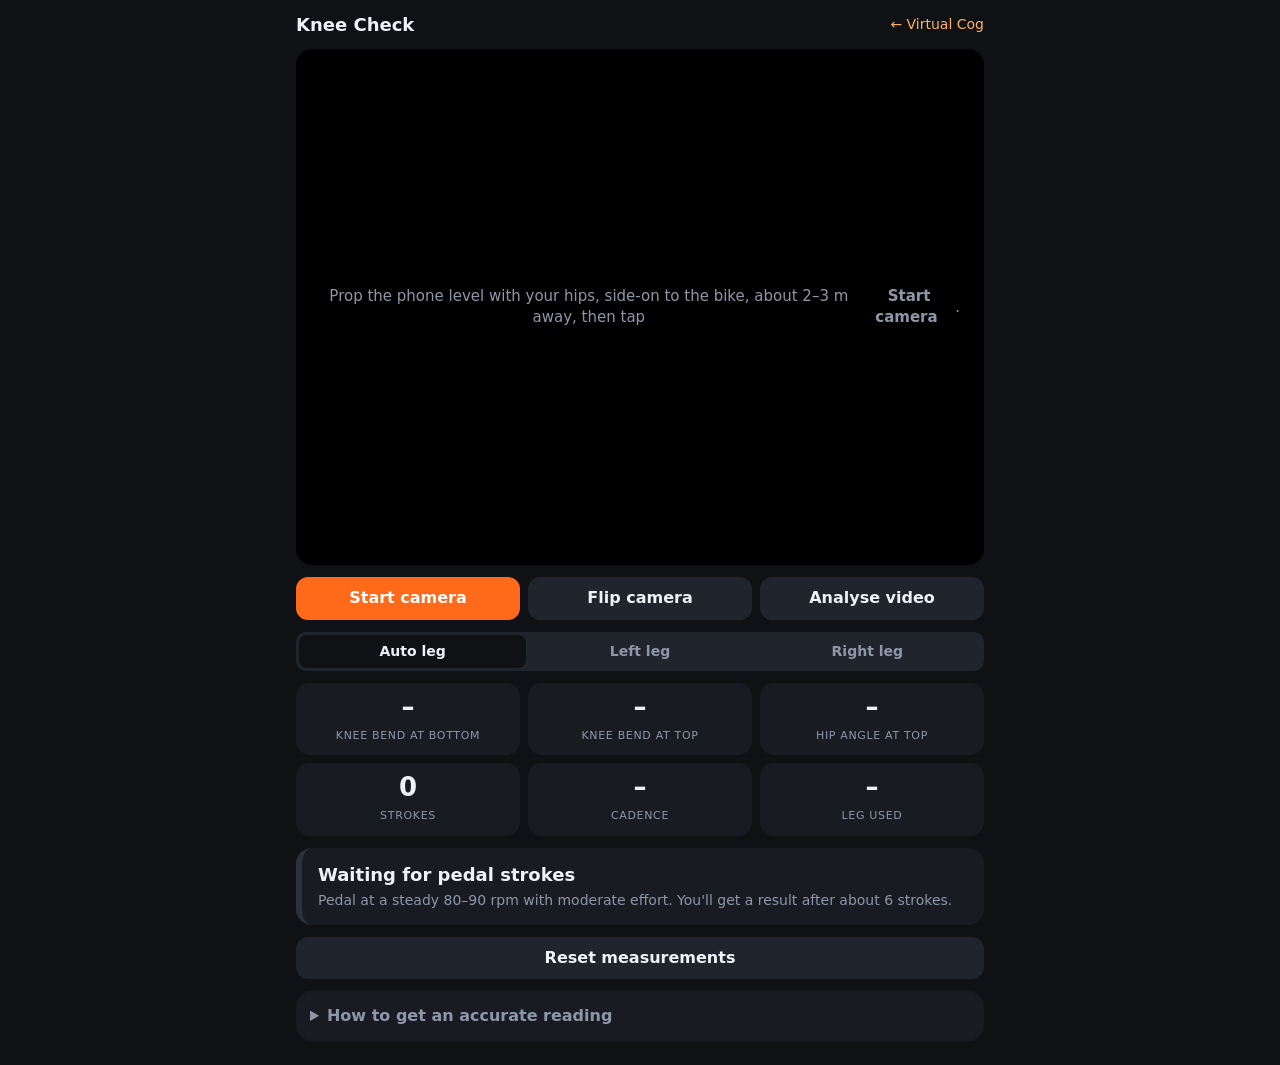
<file: cog/knee.html>
<!doctype html>
<html lang="en">
<head>
<meta charset="utf-8">
<meta name="viewport" content="width=device-width, initial-scale=1, viewport-fit=cover">
<meta name="theme-color" content="#0f1115">
<link rel="icon" href="icon.svg" type="image/svg+xml">
<title>Knee Check</title>
<style>
  :root {
    --bg: #0f1115; --panel: #181b22; --panel2: #20242d; --line: #2c313c;
    --text: #eef1f6; --muted: #8e97a8; --accent: #ff6a1a; --accent2: #ffb35c;
    --good: #3ecf8e; --bad: #ff5a5f; --warn: #f5c542;
  }
  * { box-sizing: border-box; -webkit-tap-highlight-color: transparent; }
  html, body { margin: 0; background: var(--bg); color: var(--text);
    font: 16px/1.4 system-ui, -apple-system, "Segoe UI", Roboto, sans-serif; }
  body { padding: env(safe-area-inset-top) 0 env(safe-area-inset-bottom); }
  button, select { font: inherit; color: inherit; border: 0; cursor: pointer; }
  .wrap { max-width: 720px; margin: 0 auto; padding: 12px 16px 24px; display: flex; flex-direction: column; gap: 12px; }
  header { display: flex; align-items: center; gap: 10px; }
  header h1 { font-size: 18px; margin: 0; flex: 1; }
  header a { color: var(--accent2); text-decoration: none; font-size: 14px; }
  .btn { background: var(--panel2); padding: 10px 14px; border-radius: 12px; font-weight: 600; }
  .btn.primary { background: var(--accent); color: #fff; }
  .row { display: flex; gap: 8px; flex-wrap: wrap; }
  .row > .btn, .row > label.btn { flex: 1; text-align: center; }
  .stage { position: relative; background: #000; border-radius: 16px; overflow: hidden; aspect-ratio: 4 / 3; }
  .stage video, .stage canvas { position: absolute; inset: 0; width: 100%; height: 100%; object-fit: contain; }
  .stage .msg { position: absolute; inset: 0; display: flex; align-items: center; justify-content: center; text-align: center;
    padding: 24px; color: var(--muted); font-size: 15px; }
  .live { position: absolute; left: 10px; top: 10px; background: rgba(0,0,0,.6); padding: 6px 10px; border-radius: 10px;
    font-weight: 700; font-variant-numeric: tabular-nums; }
  .cards { display: grid; grid-template-columns: repeat(3, 1fr); gap: 8px; }
  .m { background: var(--panel); border-radius: 14px; padding: 10px 6px; text-align: center; }
  .m b { display: block; font-size: 26px; font-variant-numeric: tabular-nums; line-height: 1.15; }
  .m span { font-size: 11px; color: var(--muted); text-transform: uppercase; letter-spacing: .06em; }
  .verdict { border-radius: 16px; padding: 14px 16px; background: var(--panel); border-left: 6px solid var(--line); }
  .verdict h2 { margin: 0 0 4px; font-size: 18px; }
  .verdict p { margin: 0; color: var(--muted); font-size: 14px; }
  .verdict.good { border-color: var(--good); } .verdict.good h2 { color: var(--good); }
  .verdict.high, .verdict.low { border-color: var(--warn); } .verdict.high h2, .verdict.low h2 { color: var(--warn); }
  .seg { display: flex; background: var(--panel2); border-radius: 10px; padding: 3px; }
  .seg button { flex: 1; padding: 7px 10px; border-radius: 8px; background: transparent; color: var(--muted); font-weight: 600; font-size: 14px; }
  .seg button.on { background: var(--bg); color: var(--text); }
  details { background: var(--panel); border-radius: 16px; padding: 4px 14px; }
  summary { padding: 10px 0; cursor: pointer; font-weight: 600; color: var(--muted); }
  details ol, details ul { margin: 0 0 12px; padding-left: 20px; color: var(--muted); font-size: 14px; }
  details li { margin: 4px 0; }
  details li b { color: var(--text); }
  input[type=file] { display: none; }
  [hidden] { display: none !important; }
</style>
</head>
<body>
<div class="wrap">
  <header>
    <h1>Knee Check</h1>
    <a href="./">← Virtual Cog</a>
  </header>

  <div class="stage" id="stage">
    <video id="video" playsinline muted></video>
    <canvas id="canvas"></canvas>
    <div class="msg" id="msg">Prop the phone level with your hips, side-on to the bike, about 2–3 m away, then tap <b>&nbsp;Start camera</b>.</div>
    <div class="live" id="live" hidden>– °</div>
  </div>

  <div class="row">
    <button id="cam" class="btn primary">Start camera</button>
    <button id="flip" class="btn">Flip camera</button>
    <label class="btn" for="file">Analyse video</label>
    <input id="file" type="file" accept="video/*">
  </div>

  <div class="seg" role="group" aria-label="Leg">
    <button data-side="auto" class="on">Auto leg</button>
    <button data-side="left">Left leg</button>
    <button data-side="right">Right leg</button>
  </div>

  <section class="cards">
    <div class="m"><b id="ext">–</b><span>Knee bend at bottom</span></div>
    <div class="m"><b id="flex">–</b><span>Knee bend at top</span></div>
    <div class="m"><b id="hip">–</b><span>Hip angle at top</span></div>
    <div class="m"><b id="strokes">0</b><span>Strokes</span></div>
    <div class="m"><b id="rpm">–</b><span>Cadence</span></div>
    <div class="m"><b id="side">–</b><span>Leg used</span></div>
  </section>

  <section class="verdict" id="verdict">
    <h2>Waiting for pedal strokes</h2>
    <p>Pedal at a steady 80–90 rpm with moderate effort. You'll get a result after about 6 strokes.</p>
  </section>

  <div class="row"><button id="reset" class="btn">Reset measurements</button></div>

  <details>
    <summary>How to get an accurate reading</summary>
    <ol>
      <li><b>Camera side-on:</b> exactly at 90° to the bike, at about hip height, level, and not tilted. Viewing from an angle makes the knee look more bent or straighter than it is.</li>
      <li><b>Whole leg in view</b> from hip to foot, with good light. Tight shorts or leggings work best.</li>
      <li>Ride in your normal shoes, on the hoods, at a steady effort. Measure the leg nearest the camera.</li>
      <li>For a sharper result, record a slow-motion clip with the phone camera app and use <b>Analyse video</b>.</li>
    </ol>
    <ul>
      <li><b>Knee bend at bottom</b> is how far the knee is still bent when the pedal is at its lowest point (0° = dead straight). Dynamic bike-fit guidelines usually aim for about <b>30–40°</b>. Below that, the saddle is likely too high. Above it, the saddle is likely too low.</li>
      <li>Change the saddle height in small steps (3–5 mm), ride a few minutes, and measure again.</li>
      <li>Pain, numbness, or a big difference between your legs is a job for a professional bike fitter or physio. This tool is only a guide.</li>
    </ul>
  </details>
</div>

<script type="module">
const MP_VER = '0.10.14';
const MP_BASE = `https://cdn.jsdelivr.net/npm/@mediapipe/tasks-vision@${MP_VER}`;
const MODEL = 'https://storage.googleapis.com/mediapipe-models/pose_landmarker/pose_landmarker_full/float16/1/pose_landmarker_full.task';
const TARGET = { min: 30, max: 40 };   // knee flexion at bottom dead centre (degrees)
const HYST = 15;                       // degrees of reversal needed to count a turning point
const KEEP = 8;                        // strokes used for the median

const $ = id => document.getElementById(id);
const video = $('video'), canvas = $('canvas'), ctx = canvas.getContext('2d');
const IDX = { left: { sh: 11, hip: 23, knee: 25, ank: 27 }, right: { sh: 12, hip: 24, knee: 26, ank: 28 } };

let landmarker = null, stream = null, facing = 'environment', running = false, sidePref = 'auto';
let lastVideoTime = -1;

/* ---------- stroke analysis (exported for testing) ---------- */
class StrokeTracker {
  constructor() { this.reset(); }
  reset() {
    this.buf = []; this.dir = 1; this.curMax = -1; this.curMin = 999; this.hipAtMin = null; this.curHip = 999;
    this.maxes = []; this.mins = []; this.hips = []; this.maxTimes = []; this.total = 0;
  }
  // knee: interior hip-knee-ankle angle (180 = straight), hip: shoulder-hip-knee angle, t: ms
  push(knee, hip, t) {
    // 3-frame median: removes single-frame glitches without flattening the peaks
    this.buf.push(knee); if (this.buf.length > 3) this.buf.shift();
    const a = StrokeTracker.median(this.buf);
    // peaks use the raw angle (unless it is a glitch far from the median) so they aren't flattened
    const pk = Math.abs(knee - a) < 8 ? knee : a;
    if (hip != null) this.curHip = Math.min(this.curHip, hip);
    if (this.dir > 0) {                                   // leg extending
      if (pk > this.curMax) this.curMax = pk;
      else if (this.curMax - a > HYST) {                  // passed bottom of the stroke
        this.maxes.push(this.curMax); this.maxTimes.push(t); this.total++;
        this.dir = -1; this.curMin = a; this.curHip = hip ?? 999;
      }
    } else {                                              // leg bending
      if (pk < this.curMin) this.curMin = pk;
      else if (a - this.curMin > HYST) {                  // passed top of the stroke
        this.mins.push(this.curMin);
        if (this.curHip < 999) this.hips.push(this.curHip);
        this.dir = 1; this.curMax = a;
      }
    }
    for (const arr of [this.maxes, this.mins, this.hips, this.maxTimes]) if (arr.length > KEEP + 1) arr.shift();
    return a;
  }
  get strokes() { return this.maxes.length; }
  static median(a) { if (!a.length) return null; const s = [...a].sort((x, y) => x - y), m = s.length >> 1;
    return s.length % 2 ? s[m] : (s[m - 1] + s[m]) / 2; }
  summary() {
    const ext = StrokeTracker.median(this.maxes), top = StrokeTracker.median(this.mins), hip = StrokeTracker.median(this.hips);
    const gaps = this.maxTimes.slice(1).map((t, i) => t - this.maxTimes[i]).filter(g => g > 250 && g < 3000);
    const per = StrokeTracker.median(gaps);
    return { bottomFlex: ext == null ? null : 180 - ext, topFlex: top == null ? null : 180 - top,
             hip, rpm: per ? 60000 / per : null, n: this.maxes.length };
  }
}
let tracker = new StrokeTracker();
window.StrokeTracker = StrokeTracker;

function angle(a, b, c) {           // angle ABC in degrees, points in pixels
  const v1x = a.x - b.x, v1y = a.y - b.y, v2x = c.x - b.x, v2y = c.y - b.y;
  const cos = (v1x * v2x + v1y * v2y) / (Math.hypot(v1x, v1y) * Math.hypot(v2x, v2y));
  return Math.acos(Math.max(-1, Math.min(1, cos))) * 180 / Math.PI;
}
window.kneeAngle = angle;

/* ---------- model ---------- */
async function loadModel() {
  if (landmarker) return landmarker;
  $('msg').textContent = 'Loading pose model (about 9 MB the first time)…';
  const { PoseLandmarker, FilesetResolver } = await import(`${MP_BASE}/vision_bundle.mjs`);
  const fileset = await FilesetResolver.forVisionTasks(`${MP_BASE}/wasm`);
  const opts = d => ({ baseOptions: { modelAssetPath: MODEL, delegate: d }, runningMode: 'VIDEO', numPoses: 1,
                       minPoseDetectionConfidence: 0.5, minTrackingConfidence: 0.5 });
  try { landmarker = await PoseLandmarker.createFromOptions(fileset, opts('GPU')); }
  catch { landmarker = await PoseLandmarker.createFromOptions(fileset, opts('CPU')); }
  return landmarker;
}

/* ---------- sources ---------- */
async function startCamera() {
  try {
    stopSource();
    await loadModel();
    stream = await navigator.mediaDevices.getUserMedia({ audio: false,
      video: { facingMode: facing, width: { ideal: 1280 }, height: { ideal: 720 }, frameRate: { ideal: 60 } } });
    video.srcObject = stream; video.loop = false;
    await video.play();
    begin();
    try { await navigator.wakeLock?.request('screen'); } catch {}
  } catch (e) {
    $('msg').hidden = false;
    $('msg').textContent = e.name === 'NotAllowedError' ? 'Camera permission was refused. Allow camera access for this site and try again.'
      : 'Could not start: ' + (e.message || e);
  }
}
async function startFile(file) {
  try {
    stopSource();
    await loadModel();
    video.srcObject = null; video.src = URL.createObjectURL(file); video.loop = true;
    video.playbackRate = 0.5;                 // slower playback = more samples per stroke
    await video.play();
    begin();
  } catch (e) { $('msg').hidden = false; $('msg').textContent = 'Could not open video: ' + (e.message || e); }
}
function stopSource() {
  running = false;
  stream?.getTracks().forEach(t => t.stop()); stream = null;
  if (video.src) { URL.revokeObjectURL(video.src); video.removeAttribute('src'); }
}
function begin() {
  $('msg').hidden = true; $('live').hidden = false; $('cam').textContent = 'Restart camera';
  tracker.reset(); lastVideoTime = -1; running = true;
  requestAnimationFrame(loop);
}

/* ---------- per-frame loop ---------- */
let visL = 0, visR = 0;
function loop() {
  if (!running) return;
  if (video.readyState >= 2 && video.currentTime !== lastVideoTime) {
    lastVideoTime = video.currentTime;
    const res = landmarker.detectForVideo(video, performance.now());
    draw(res.landmarks?.[0]);
  }
  requestAnimationFrame(loop);
}

function draw(lm) {
  const w = video.videoWidth, h = video.videoHeight;
  if (canvas.width !== w || canvas.height !== h) { canvas.width = w; canvas.height = h; }
  ctx.clearRect(0, 0, w, h);
  if (!lm) { $('live').textContent = 'No rider found'; return; }

  const vis = i => lm[i].visibility ?? 1;
  const sideVis = s => vis(IDX[s].hip) + vis(IDX[s].knee) + vis(IDX[s].ank);
  visL = visL * 0.9 + sideVis('left') * 0.1; visR = visR * 0.9 + sideVis('right') * 0.1;
  const side = sidePref !== 'auto' ? sidePref : (visL >= visR ? 'left' : 'right');
  const I = IDX[side], P = i => ({ x: lm[i].x * w, y: lm[i].y * h });
  const sh = P(I.sh), hip = P(I.hip), knee = P(I.knee), ank = P(I.ank);
  const conf = Math.min(vis(I.hip), vis(I.knee), vis(I.ank));

  const k = angle(hip, knee, ank), hp = angle(sh, hip, knee);
  if (conf > 0.5) {
    tracker.push(k, hp, performance.now());
  }

  // skeleton
  const lw = Math.max(3, w / 200);
  ctx.lineCap = 'round'; ctx.lineWidth = lw;
  ctx.strokeStyle = 'rgba(255,179,92,.9)';
  line(sh, hip); ctx.strokeStyle = conf > 0.5 ? '#ff6a1a' : '#888'; line(hip, knee); line(knee, ank);
  for (const p of [sh, hip, knee, ank]) { ctx.fillStyle = '#fff'; ctx.beginPath(); ctx.arc(p.x, p.y, lw * 1.6, 0, 7); ctx.fill(); }
  ctx.font = `bold ${Math.round(w / 22)}px system-ui`; ctx.fillStyle = '#fff';
  ctx.strokeStyle = 'rgba(0,0,0,.7)'; ctx.lineWidth = lw;
  const label = Math.round(180 - k) + '°'; ctx.strokeText(label, knee.x + lw * 4, knee.y); ctx.fillText(label, knee.x + lw * 4, knee.y);

  $('live').textContent = conf > 0.5 ? `Knee bend ${Math.round(180 - k)}°` : 'Leg not clearly visible';
  $('side').textContent = side === 'left' ? 'Left' : 'Right';
  update();
}
function line(a, b) { ctx.beginPath(); ctx.moveTo(a.x, a.y); ctx.lineTo(b.x, b.y); ctx.stroke(); }

/* ---------- results ---------- */
function update() {
  const s = tracker.summary(), f = v => v == null ? '–' : Math.round(v) + '°';
  $('ext').textContent = f(s.bottomFlex); $('flex').textContent = f(s.topFlex); $('hip').textContent = f(s.hip);
  $('strokes').textContent = tracker.total; $('rpm').textContent = s.rpm ? Math.round(s.rpm) : '–';
  const v = $('verdict');
  if (s.n < 6) { v.className = 'verdict'; v.innerHTML = `<h2>Measuring… ${s.n}/6 strokes</h2><p>Keep pedalling steadily.</p>`; return; }
  const b = s.bottomFlex;
  if (b < TARGET.min) {
    v.className = 'verdict high';
    v.innerHTML = `<h2>Saddle may be too high</h2><p>Your knee is bent only ${Math.round(b)}° at the bottom of the stroke (target ${TARGET.min}–${TARGET.max}°). Try lowering the saddle 3–5 mm and measure again. Rocking hips are another sign the saddle is too high.</p>`;
  } else if (b > TARGET.max) {
    v.className = 'verdict low';
    v.innerHTML = `<h2>Saddle may be too low</h2><p>Your knee is bent ${Math.round(b)}° at the bottom of the stroke (target ${TARGET.min}–${TARGET.max}°). Try raising the saddle 3–5 mm and measure again. A low saddle puts extra load on the front of the knee.</p>`;
  } else {
    v.className = 'verdict good';
    v.innerHTML = `<h2>Saddle height looks good</h2><p>Your knee is bent ${Math.round(b)}° at the bottom of the stroke, within the usual ${TARGET.min}–${TARGET.max}° range.</p>`;
  }
}

/* ---------- UI ---------- */
$('cam').onclick = startCamera;
$('flip').onclick = () => { facing = facing === 'environment' ? 'user' : 'environment'; if (stream) startCamera(); };
$('file').onchange = e => { const f = e.target.files[0]; if (f) startFile(f); e.target.value = ''; };
$('reset').onclick = () => { tracker.reset(); update(); };
document.querySelectorAll('.seg button').forEach(b => b.onclick = () => {
  sidePref = b.dataset.side; tracker.reset();
  document.querySelectorAll('.seg button').forEach(x => x.classList.toggle('on', x === b));
});
if (!navigator.mediaDevices?.getUserMedia) { $('cam').disabled = true; $('flip').disabled = true; }
</script>
</body>
</html>
</file>
